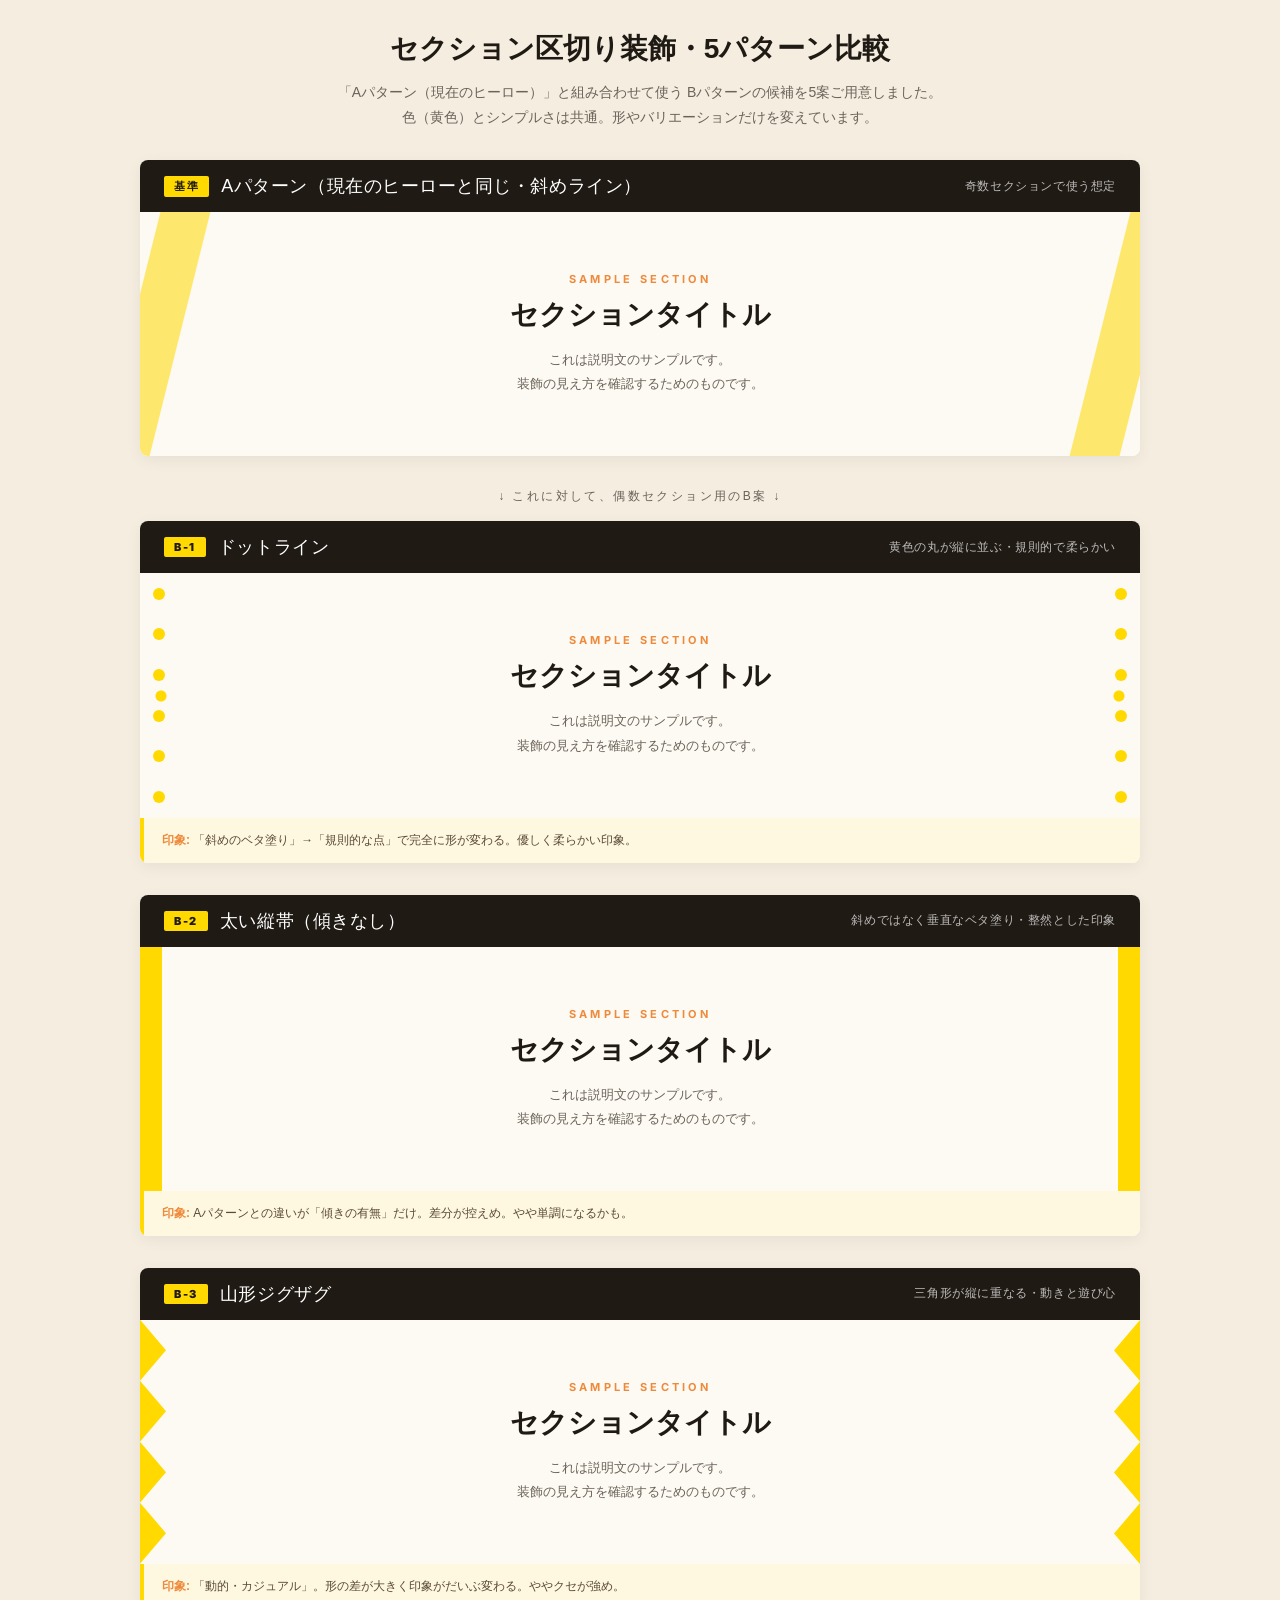
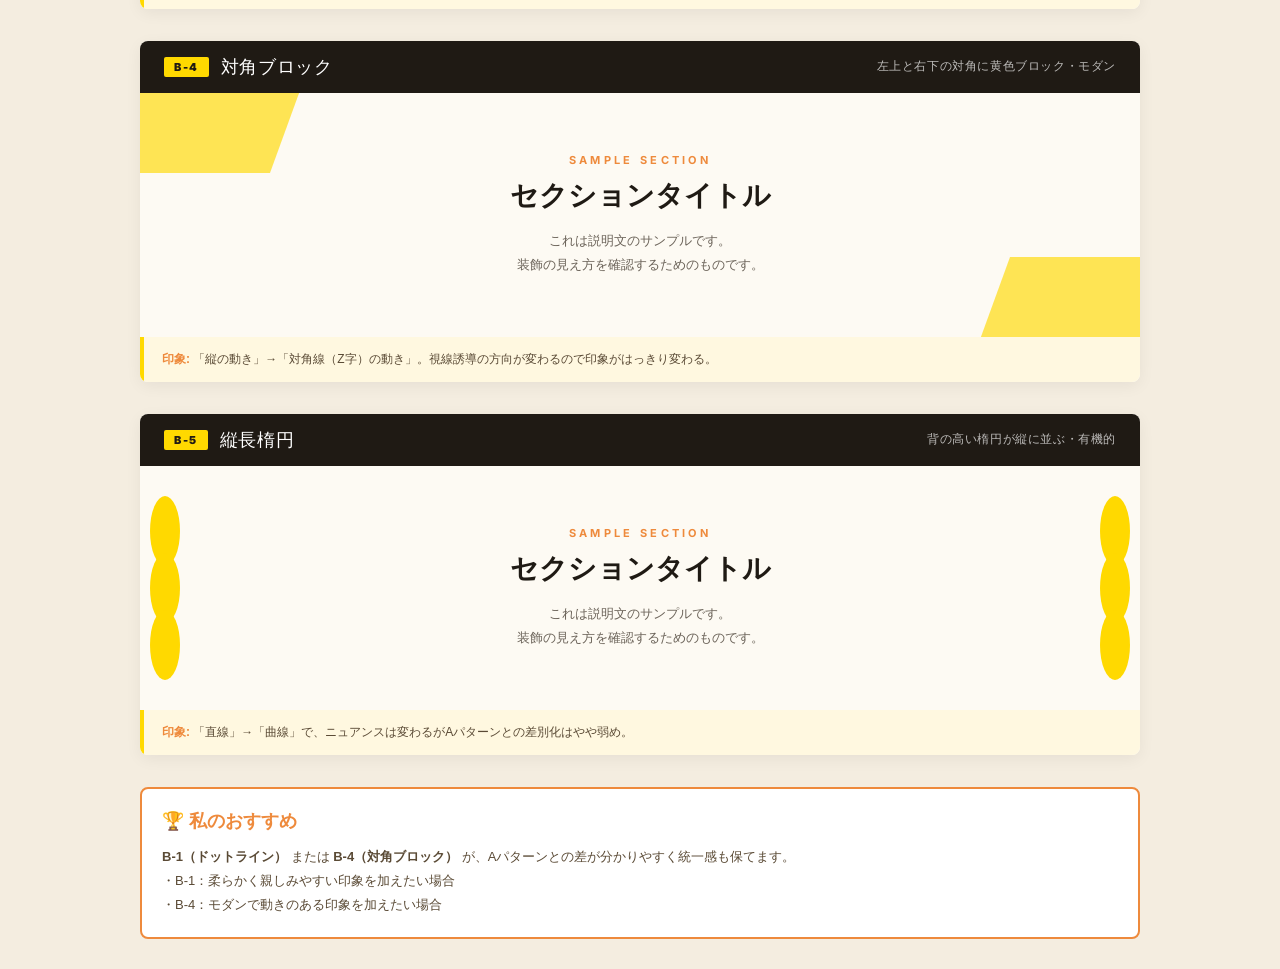
<file: decor-samples.html>
<!DOCTYPE html>
<html lang="ja">
<head>
<meta charset="UTF-8">
<meta name="viewport" content="width=device-width, initial-scale=1.0">
<title>セクション装飾 B案 5パターン比較</title>
<link rel="preconnect" href="https://fonts.googleapis.com">
<link rel="preconnect" href="https://fonts.gstatic.com" crossorigin>
<link href="https://fonts.googleapis.com/css2?family=Inter:wght@400;700;900&family=Yusei+Magic&family=Noto+Sans+JP:wght@400;500;700;900&display=swap" rel="stylesheet">
<style>
  * { margin: 0; padding: 0; box-sizing: border-box; }
  :root {
    --yellow: #ffd900;
    --orange: #ee8a3c;
    --text: #1f1a14;
    --bg: #fdfaf3;
    --line: #e5dcc9;
  }
  body {
    font-family: 'Noto Sans JP', sans-serif;
    background: #f4ede0;
    padding: 30px 20px;
  }
  .container {
    max-width: 1000px;
    margin: 0 auto;
  }
  h1 {
    font-family: 'Yusei Magic', sans-serif;
    font-size: 28px;
    color: var(--text);
    text-align: center;
    margin-bottom: 12px;
  }
  .intro {
    text-align: center;
    color: #6b6359;
    font-size: 14px;
    margin-bottom: 30px;
    line-height: 1.8;
  }

  /* 各案ラッパー */
  .case {
    margin-bottom: 32px;
    background: white;
    border-radius: 8px;
    overflow: hidden;
    box-shadow: 0 4px 16px rgba(0,0,0,0.06);
  }
  .case-header {
    background: var(--text);
    color: white;
    padding: 14px 24px;
    display: flex;
    align-items: center;
    gap: 12px;
  }
  .case-tag {
    background: var(--yellow);
    color: var(--text);
    font-family: 'Inter', sans-serif;
    font-weight: 900;
    font-size: 11px;
    padding: 3px 10px;
    letter-spacing: 0.15em;
    border-radius: 2px;
  }
  .case-name {
    font-family: 'Yusei Magic', sans-serif;
    font-size: 18px;
    letter-spacing: 0.03em;
  }
  .case-desc {
    margin-left: auto;
    font-size: 12px;
    color: rgba(255,255,255,0.7);
    letter-spacing: 0.05em;
  }

  /* セクションサンプル（実物大に近い表示） */
  .sample {
    position: relative;
    padding: 60px 40px;
    background: var(--bg);
    overflow: hidden;
    min-height: 240px;
  }
  .sample-content {
    position: relative;
    z-index: 2;
    text-align: center;
  }
  .sample-eyebrow {
    font-family: 'Inter', sans-serif;
    font-size: 11px;
    font-weight: 700;
    letter-spacing: 0.3em;
    color: var(--orange);
    margin-bottom: 10px;
  }
  .sample-title {
    font-family: 'Yusei Magic', sans-serif;
    font-size: 28px;
    color: var(--text);
    margin-bottom: 14px;
  }
  .sample-text {
    font-family: 'Noto Sans JP', sans-serif;
    font-size: 13px;
    color: #6b6359;
    line-height: 1.85;
  }

  /* ============================================
     比較①: Aパターン（基準）= 現在のヒーロー風
     ============================================ */
  .sample-A::before {
    content: "";
    position: absolute;
    top: -20px;
    left: -10px;
    width: 50px;
    height: calc(100% + 40px);
    background: var(--yellow);
    transform: skewX(-14deg);
    opacity: 0.55;
    z-index: 0;
  }
  .sample-A::after {
    content: "";
    position: absolute;
    top: -20px;
    right: -10px;
    width: 50px;
    height: calc(100% + 40px);
    background: var(--yellow);
    transform: skewX(-14deg);
    opacity: 0.55;
    z-index: 0;
  }

  /* ============================================
     B-1: ドットライン
     ============================================ */
  .sample-B1 {
    background:
      radial-gradient(circle, var(--yellow) 5px, transparent 6px) left center / 18px 32px repeat-y,
      radial-gradient(circle, var(--yellow) 5px, transparent 6px) right center / 18px 32px repeat-y,
      var(--bg);
    background-position: 12px center, calc(100% - 12px) center;
    background-repeat: no-repeat, no-repeat;
  }
  .sample-B1 .dot-col {
    position: absolute;
    top: 0; bottom: 0;
    width: 14px;
    display: flex;
    flex-direction: column;
    justify-content: space-around;
    align-items: center;
    z-index: 0;
  }
  .sample-B1 .dot-col-left { left: 12px; }
  .sample-B1 .dot-col-right { right: 12px; }
  .sample-B1 .dot-col span {
    width: 12px; height: 12px;
    background: var(--yellow);
    border-radius: 50%;
  }

  /* ============================================
     B-2: 太い縦帯
     ============================================ */
  .sample-B2::before {
    content: "";
    position: absolute;
    top: 0; bottom: 0; left: 0;
    width: 22px;
    background: var(--yellow);
    z-index: 0;
  }
  .sample-B2::after {
    content: "";
    position: absolute;
    top: 0; bottom: 0; right: 0;
    width: 22px;
    background: var(--yellow);
    z-index: 0;
  }

  /* ============================================
     B-3: 山形（ジグザグ）
     ============================================ */
  .sample-B3 .zigzag {
    position: absolute;
    top: 0; bottom: 0;
    width: 26px;
    background: var(--yellow);
    clip-path: polygon(0 0, 100% 12.5%, 0 25%, 100% 37.5%, 0 50%, 100% 62.5%, 0 75%, 100% 87.5%, 0 100%);
    z-index: 0;
  }
  .sample-B3 .zigzag-left { left: 0; }
  .sample-B3 .zigzag-right {
    right: 0;
    transform: scaleX(-1);
  }

  /* ============================================
     B-4: 対角ブロック
     ============================================ */
  .sample-B4 {
    overflow: hidden;
  }
  .sample-B4 .corner {
    position: absolute;
    background: var(--yellow);
    opacity: 0.65;
    z-index: 0;
  }
  .sample-B4 .corner-tl {
    top: -30px; left: -30px;
    width: 180px; height: 110px;
    transform: skewX(-20deg);
  }
  .sample-B4 .corner-br {
    bottom: -30px; right: -30px;
    width: 180px; height: 110px;
    transform: skewX(-20deg);
  }

  /* ============================================
     B-5: 縦長楕円
     ============================================ */
  .sample-B5 .oval {
    position: absolute;
    width: 30px;
    height: 70px;
    background: var(--yellow);
    border-radius: 50%;
    z-index: 0;
  }
  .sample-B5 .oval-l-1 { top: 30px; left: 10px; }
  .sample-B5 .oval-l-2 { top: 50%; left: 10px; transform: translateY(-50%); }
  .sample-B5 .oval-l-3 { bottom: 30px; left: 10px; }
  .sample-B5 .oval-r-1 { top: 30px; right: 10px; }
  .sample-B5 .oval-r-2 { top: 50%; right: 10px; transform: translateY(-50%); }
  .sample-B5 .oval-r-3 { bottom: 30px; right: 10px; }

  .note {
    background: #fff8e0;
    padding: 12px 18px;
    border-left: 4px solid var(--yellow);
    font-size: 12px;
    color: #5a4a35;
    line-height: 1.75;
  }
  .note strong { color: var(--orange); }

  .compare-label {
    text-align: center;
    margin: 16px 0;
    color: #6b6359;
    font-size: 12px;
    letter-spacing: 0.2em;
  }
  .recommendation {
    background: #fff;
    padding: 20px;
    border-radius: 8px;
    margin-top: 30px;
    border: 2px solid var(--orange);
  }
  .recommendation h3 {
    font-family: 'Yusei Magic', sans-serif;
    font-size: 18px;
    color: var(--orange);
    margin-bottom: 12px;
  }
</style>
</head>
<body>
<div class="container">

  <h1>セクション区切り装飾・5パターン比較</h1>
  <p class="intro">
    「Aパターン（現在のヒーロー）」と組み合わせて使う Bパターンの候補を5案ご用意しました。<br>
    色（黄色）とシンプルさは共通。形やバリエーションだけを変えています。
  </p>

  <!-- 基準: Aパターン -->
  <div class="case">
    <div class="case-header">
      <span class="case-tag">基準</span>
      <span class="case-name">Aパターン（現在のヒーローと同じ・斜めライン）</span>
      <span class="case-desc">奇数セクションで使う想定</span>
    </div>
    <div class="sample sample-A">
      <div class="sample-content">
        <p class="sample-eyebrow">SAMPLE SECTION</p>
        <h2 class="sample-title">セクションタイトル</h2>
        <p class="sample-text">これは説明文のサンプルです。<br>装飾の見え方を確認するためのものです。</p>
      </div>
    </div>
  </div>

  <div class="compare-label">↓ これに対して、偶数セクション用のB案 ↓</div>

  <!-- B-1: ドット -->
  <div class="case">
    <div class="case-header">
      <span class="case-tag">B-1</span>
      <span class="case-name">ドットライン</span>
      <span class="case-desc">黄色の丸が縦に並ぶ・規則的で柔らかい</span>
    </div>
    <div class="sample sample-B1">
      <div class="dot-col dot-col-left">
        <span></span><span></span><span></span><span></span><span></span><span></span>
      </div>
      <div class="dot-col dot-col-right">
        <span></span><span></span><span></span><span></span><span></span><span></span>
      </div>
      <div class="sample-content">
        <p class="sample-eyebrow">SAMPLE SECTION</p>
        <h2 class="sample-title">セクションタイトル</h2>
        <p class="sample-text">これは説明文のサンプルです。<br>装飾の見え方を確認するためのものです。</p>
      </div>
    </div>
    <div class="note">
      <strong>印象:</strong> 「斜めのベタ塗り」→「規則的な点」で完全に形が変わる。優しく柔らかい印象。
    </div>
  </div>

  <!-- B-2: 太い縦帯 -->
  <div class="case">
    <div class="case-header">
      <span class="case-tag">B-2</span>
      <span class="case-name">太い縦帯（傾きなし）</span>
      <span class="case-desc">斜めではなく垂直なベタ塗り・整然とした印象</span>
    </div>
    <div class="sample sample-B2">
      <div class="sample-content">
        <p class="sample-eyebrow">SAMPLE SECTION</p>
        <h2 class="sample-title">セクションタイトル</h2>
        <p class="sample-text">これは説明文のサンプルです。<br>装飾の見え方を確認するためのものです。</p>
      </div>
    </div>
    <div class="note">
      <strong>印象:</strong> Aパターンとの違いが「傾きの有無」だけ。差分が控えめ。やや単調になるかも。
    </div>
  </div>

  <!-- B-3: ジグザグ -->
  <div class="case">
    <div class="case-header">
      <span class="case-tag">B-3</span>
      <span class="case-name">山形ジグザグ</span>
      <span class="case-desc">三角形が縦に重なる・動きと遊び心</span>
    </div>
    <div class="sample sample-B3">
      <span class="zigzag zigzag-left"></span>
      <span class="zigzag zigzag-right"></span>
      <div class="sample-content">
        <p class="sample-eyebrow">SAMPLE SECTION</p>
        <h2 class="sample-title">セクションタイトル</h2>
        <p class="sample-text">これは説明文のサンプルです。<br>装飾の見え方を確認するためのものです。</p>
      </div>
    </div>
    <div class="note">
      <strong>印象:</strong> 「動的・カジュアル」。形の差が大きく印象がだいぶ変わる。ややクセが強め。
    </div>
  </div>

  <!-- B-4: 対角ブロック -->
  <div class="case">
    <div class="case-header">
      <span class="case-tag">B-4</span>
      <span class="case-name">対角ブロック</span>
      <span class="case-desc">左上と右下の対角に黄色ブロック・モダン</span>
    </div>
    <div class="sample sample-B4">
      <span class="corner corner-tl"></span>
      <span class="corner corner-br"></span>
      <div class="sample-content">
        <p class="sample-eyebrow">SAMPLE SECTION</p>
        <h2 class="sample-title">セクションタイトル</h2>
        <p class="sample-text">これは説明文のサンプルです。<br>装飾の見え方を確認するためのものです。</p>
      </div>
    </div>
    <div class="note">
      <strong>印象:</strong> 「縦の動き」→「対角線（Z字）の動き」。視線誘導の方向が変わるので印象がはっきり変わる。
    </div>
  </div>

  <!-- B-5: 縦長楕円 -->
  <div class="case">
    <div class="case-header">
      <span class="case-tag">B-5</span>
      <span class="case-name">縦長楕円</span>
      <span class="case-desc">背の高い楕円が縦に並ぶ・有機的</span>
    </div>
    <div class="sample sample-B5">
      <span class="oval oval-l-1"></span>
      <span class="oval oval-l-2"></span>
      <span class="oval oval-l-3"></span>
      <span class="oval oval-r-1"></span>
      <span class="oval oval-r-2"></span>
      <span class="oval oval-r-3"></span>
      <div class="sample-content">
        <p class="sample-eyebrow">SAMPLE SECTION</p>
        <h2 class="sample-title">セクションタイトル</h2>
        <p class="sample-text">これは説明文のサンプルです。<br>装飾の見え方を確認するためのものです。</p>
      </div>
    </div>
    <div class="note">
      <strong>印象:</strong> 「直線」→「曲線」で、ニュアンスは変わるがAパターンとの差別化はやや弱め。
    </div>
  </div>

  <div class="recommendation">
    <h3>🏆 私のおすすめ</h3>
    <p style="font-size: 13px; line-height: 1.85; color: #5a4a35;">
      <strong>B-1（ドットライン）</strong> または <strong>B-4（対角ブロック）</strong> が、Aパターンとの差が分かりやすく統一感も保てます。<br>
      ・B-1：柔らかく親しみやすい印象を加えたい場合<br>
      ・B-4：モダンで動きのある印象を加えたい場合
    </p>
  </div>

</div>
</body>
</html>
</file>
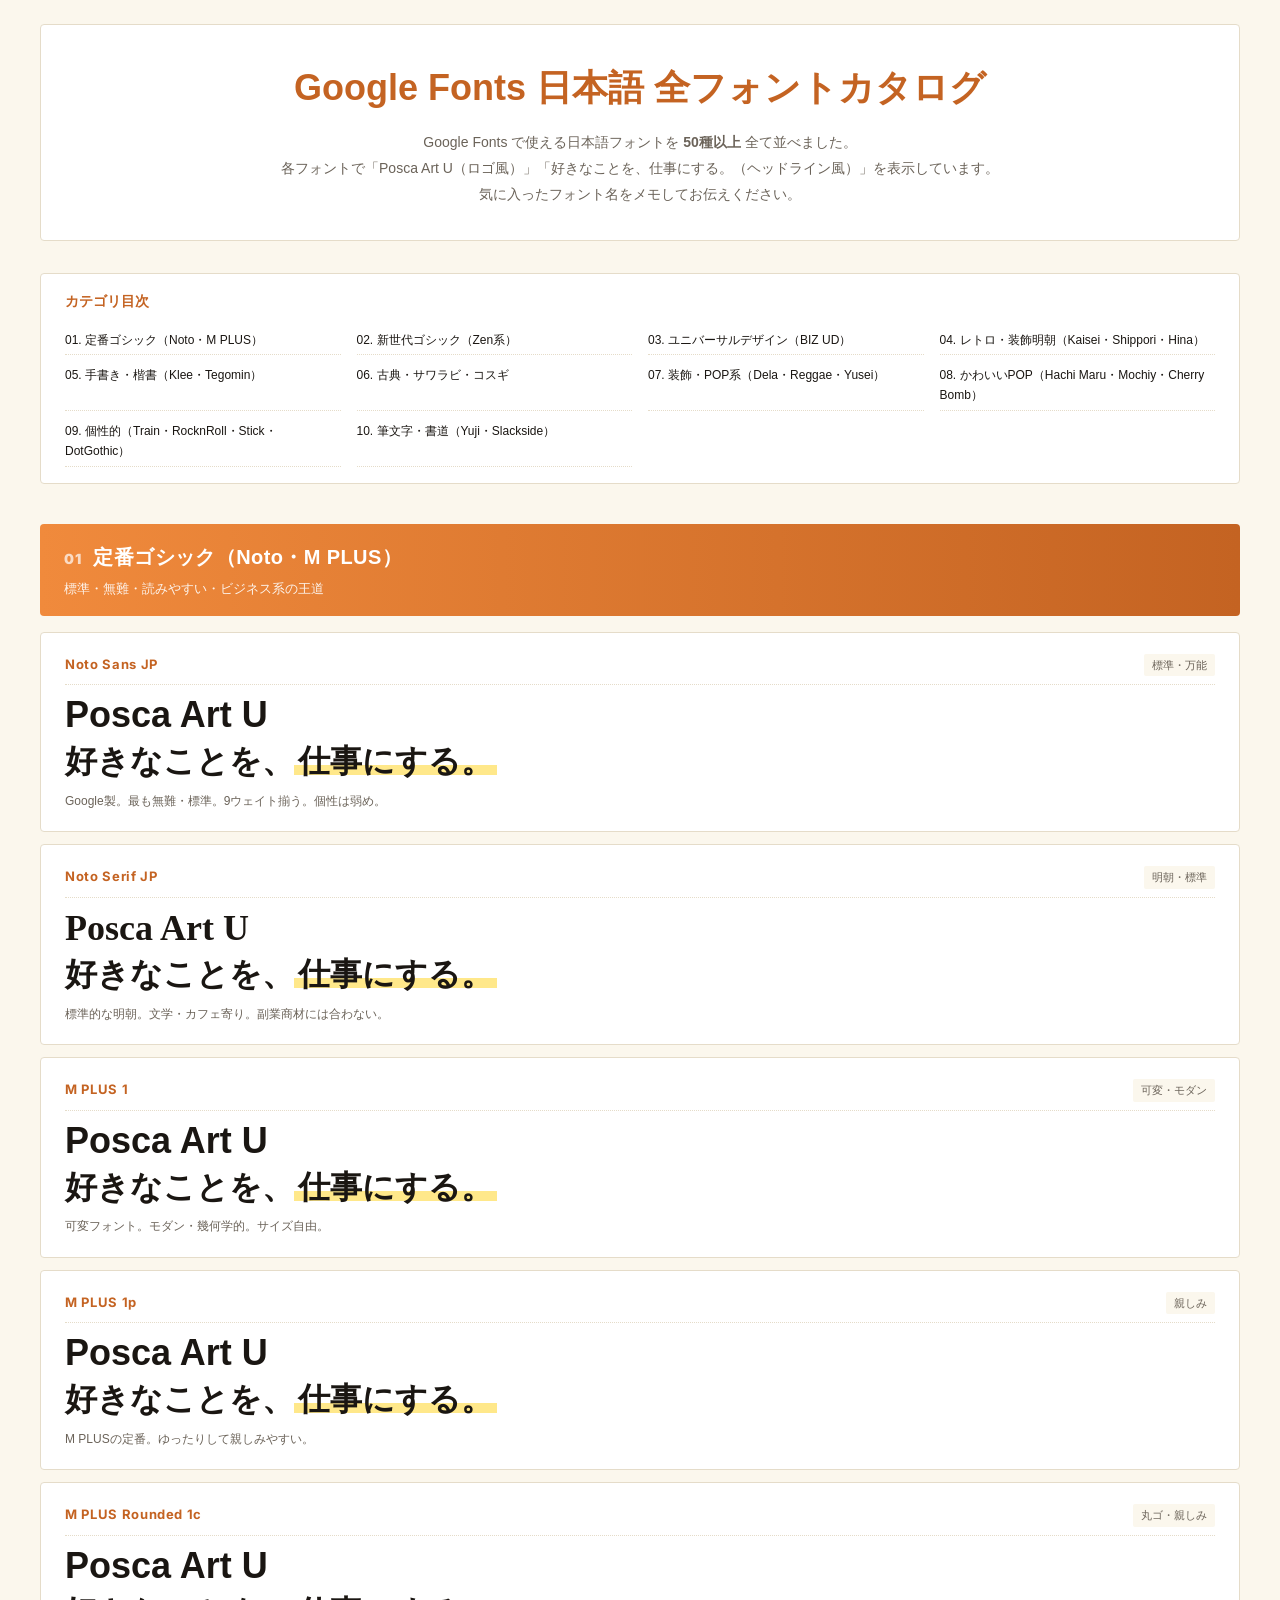
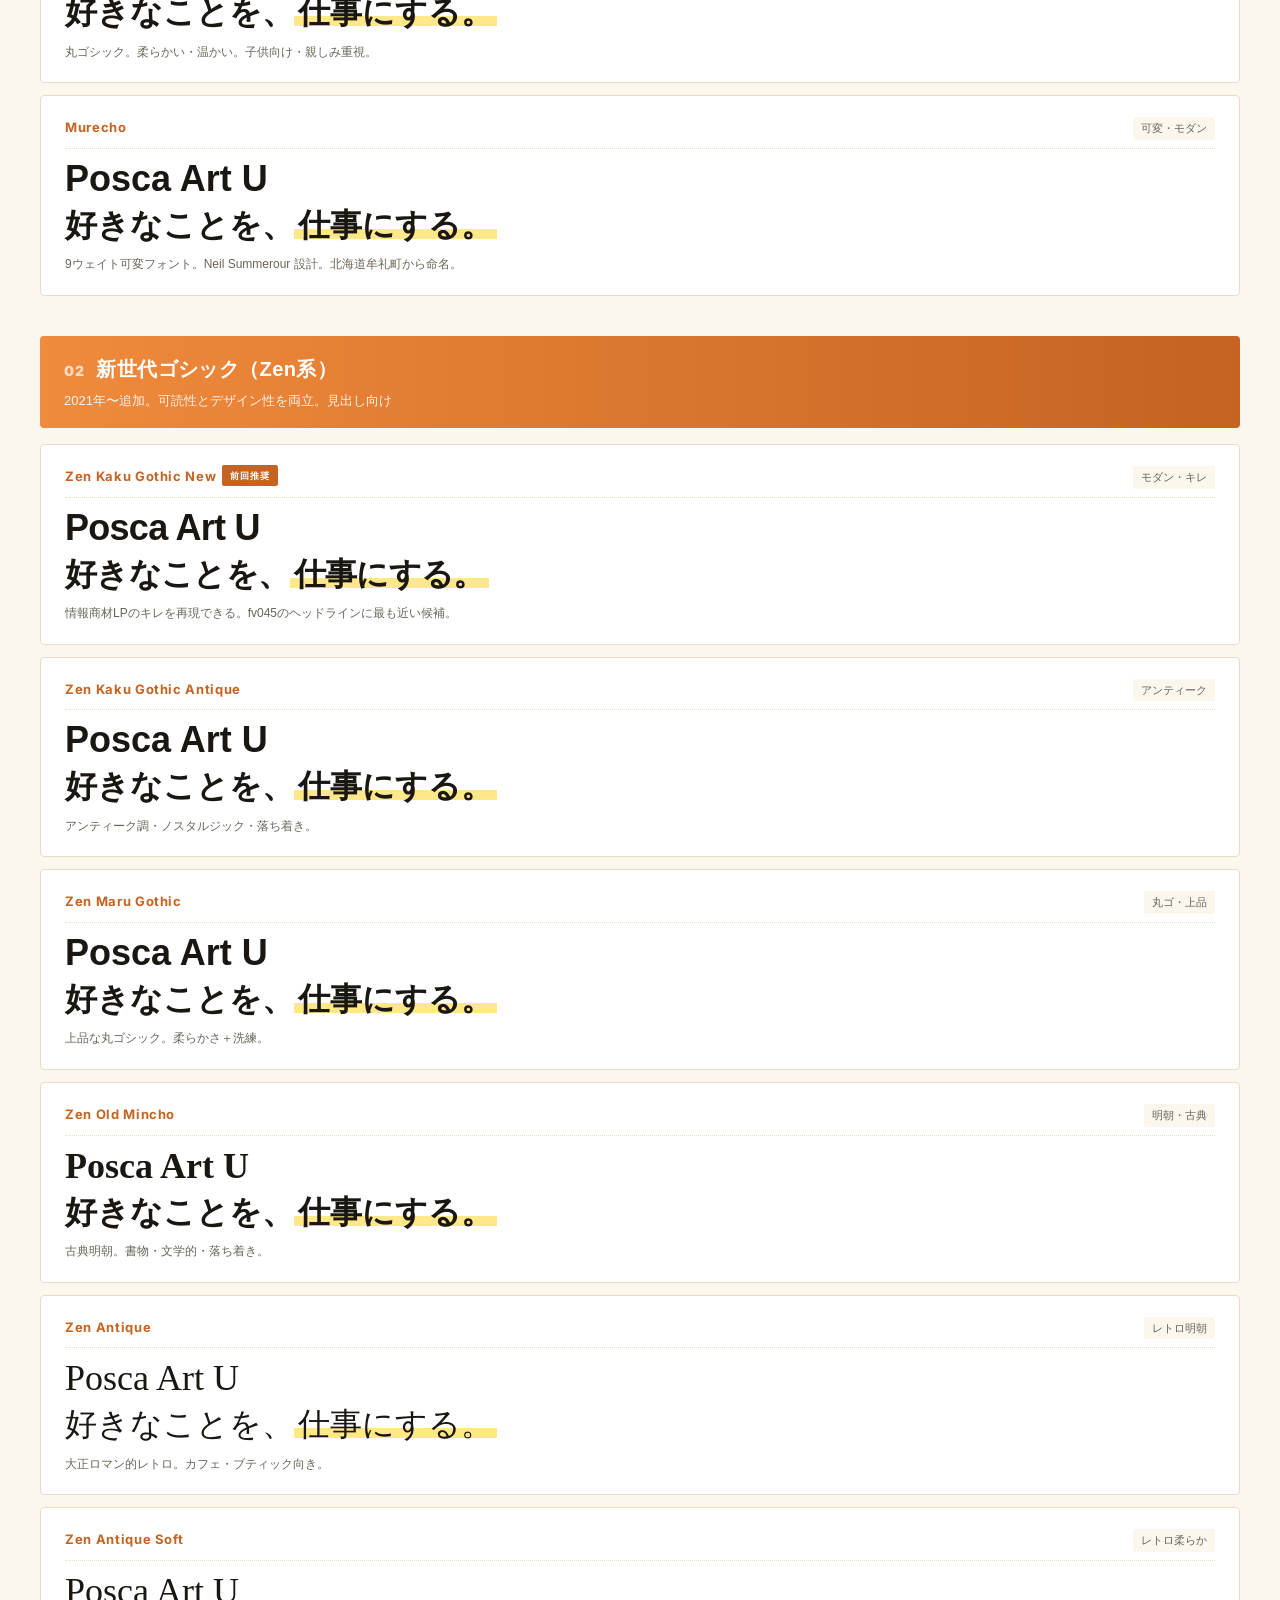
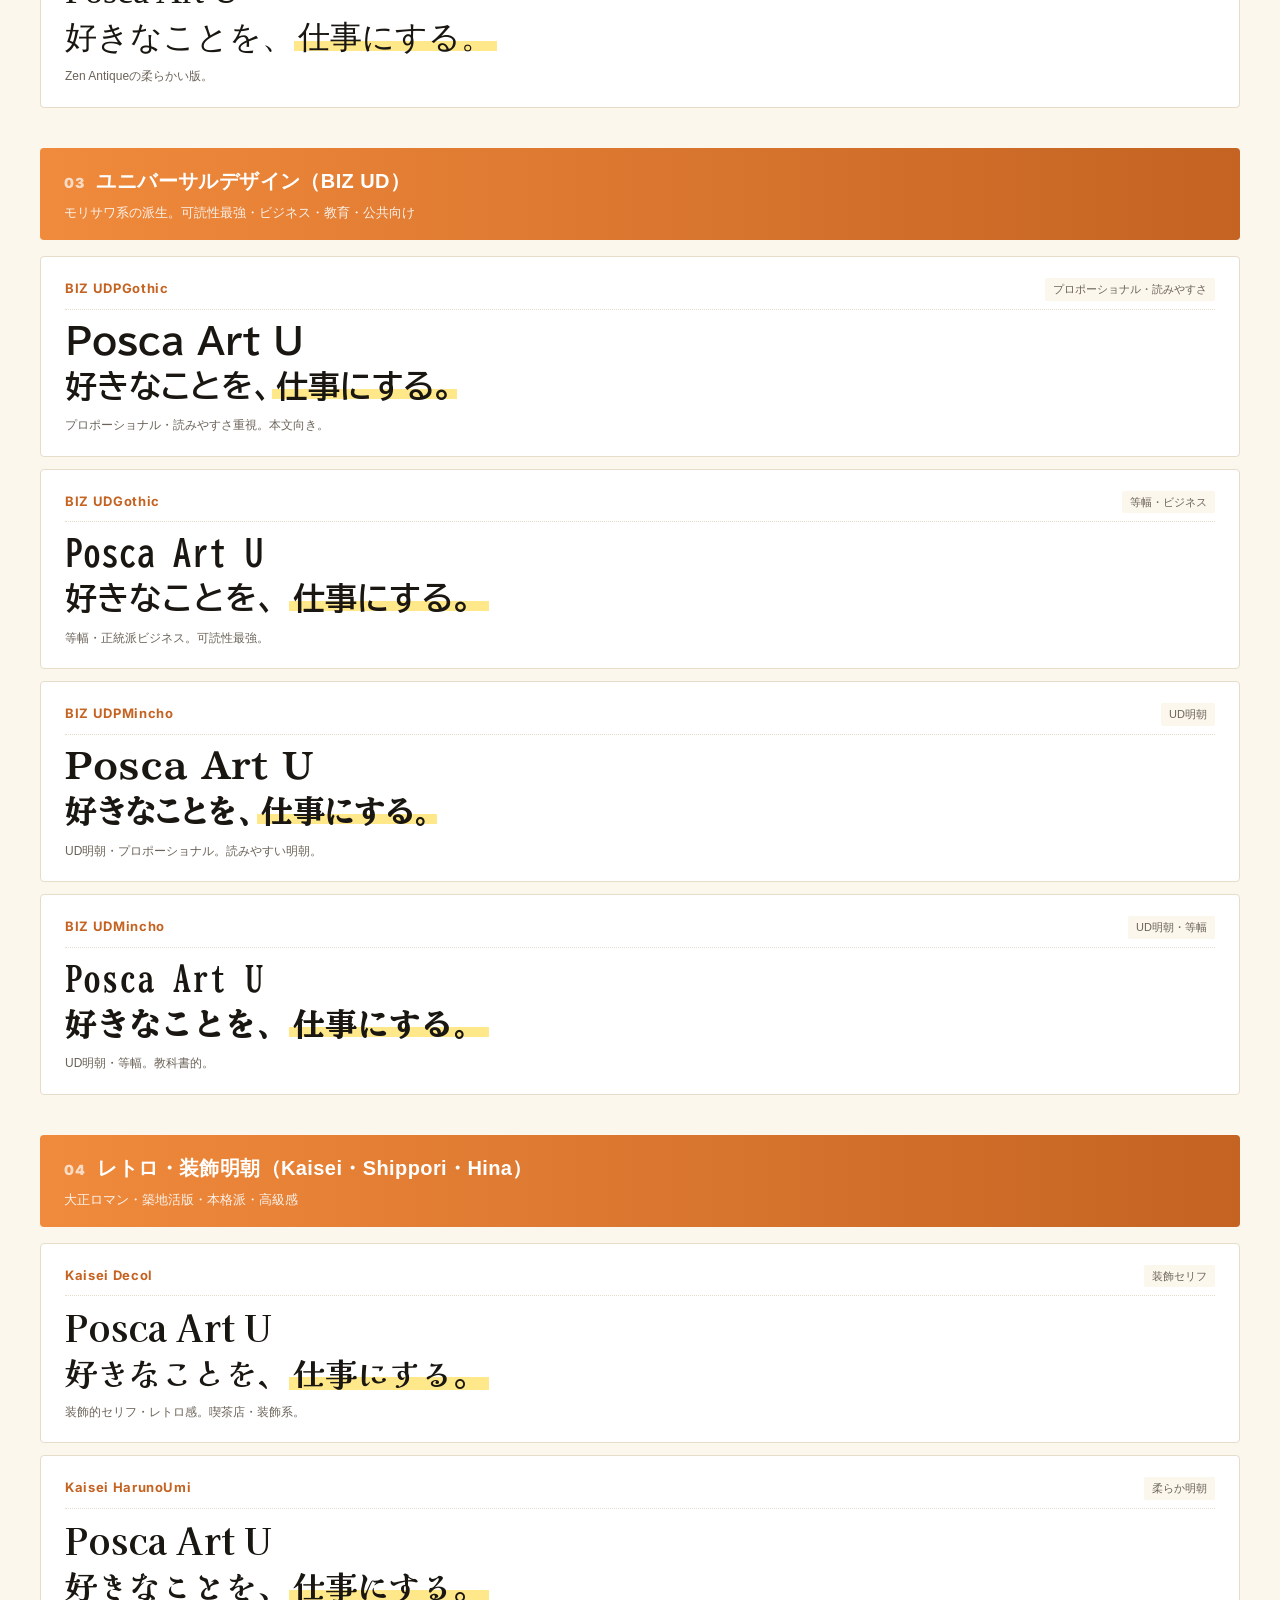
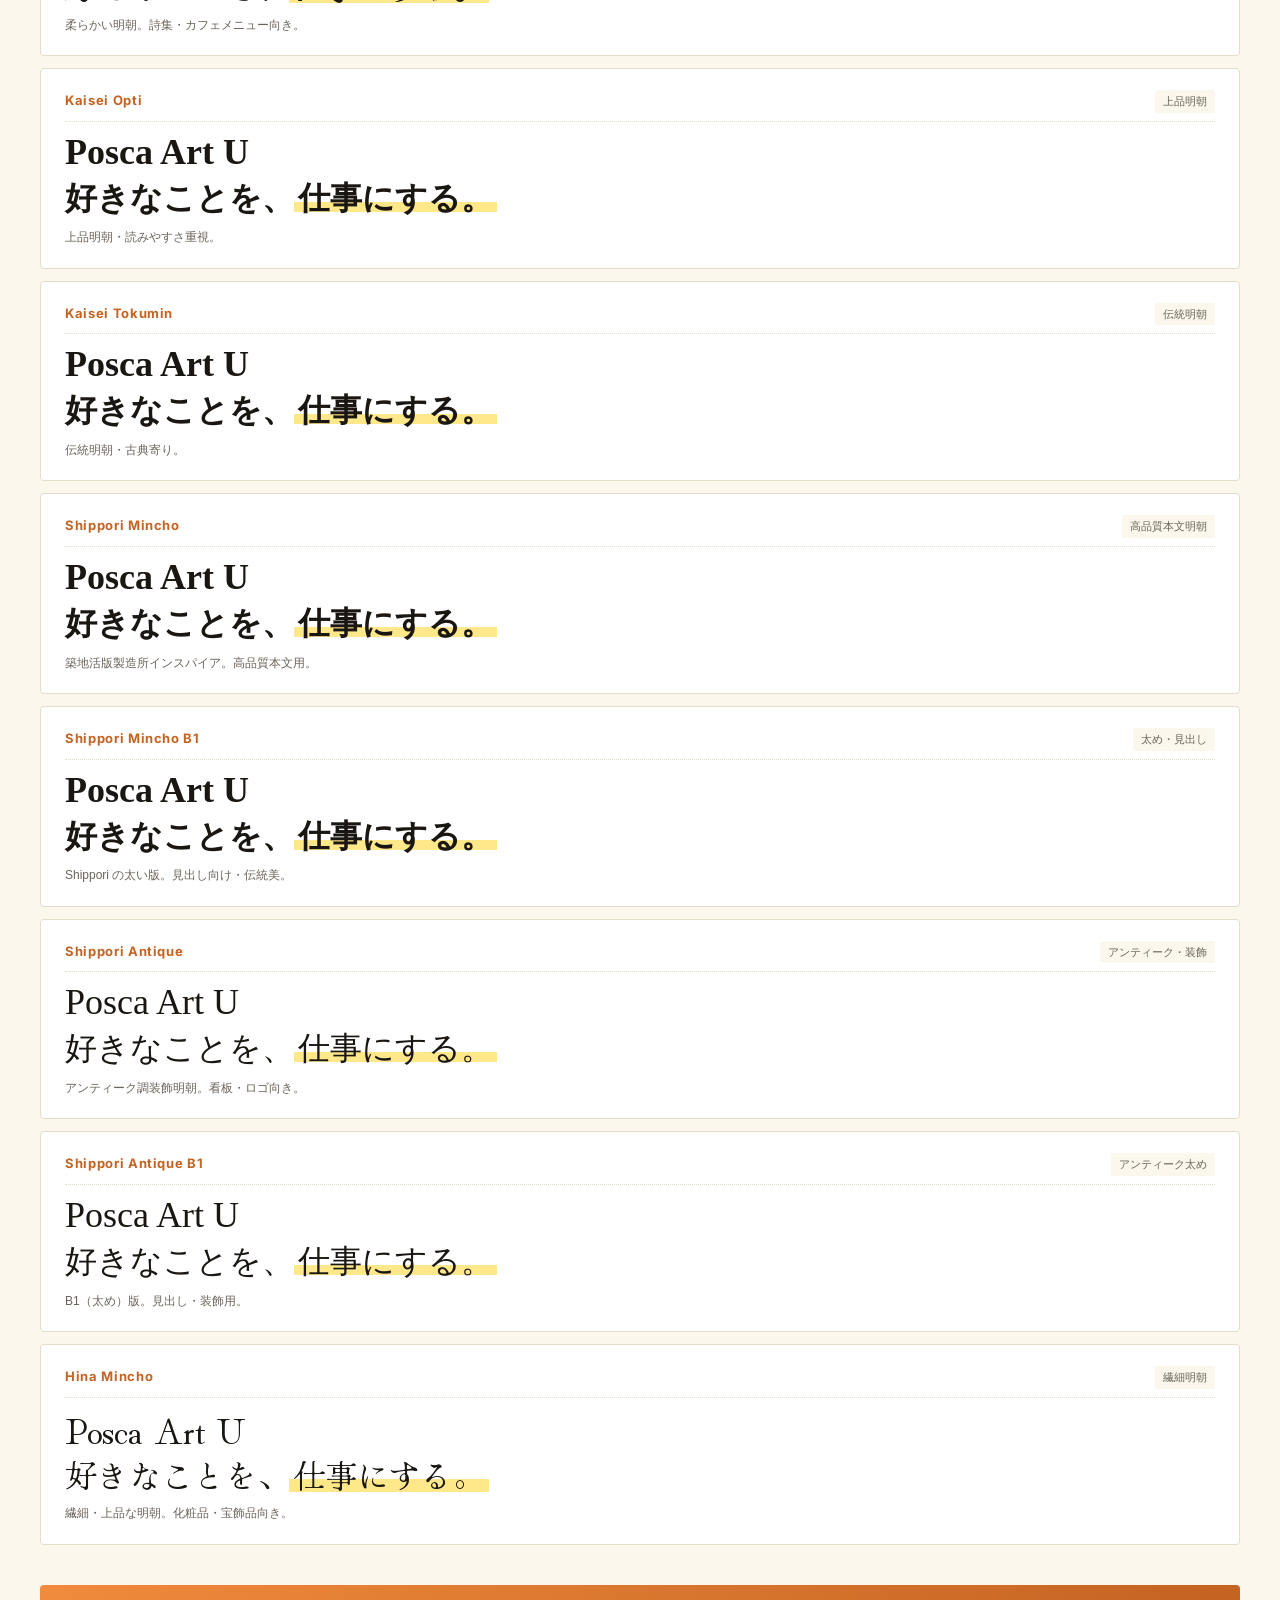
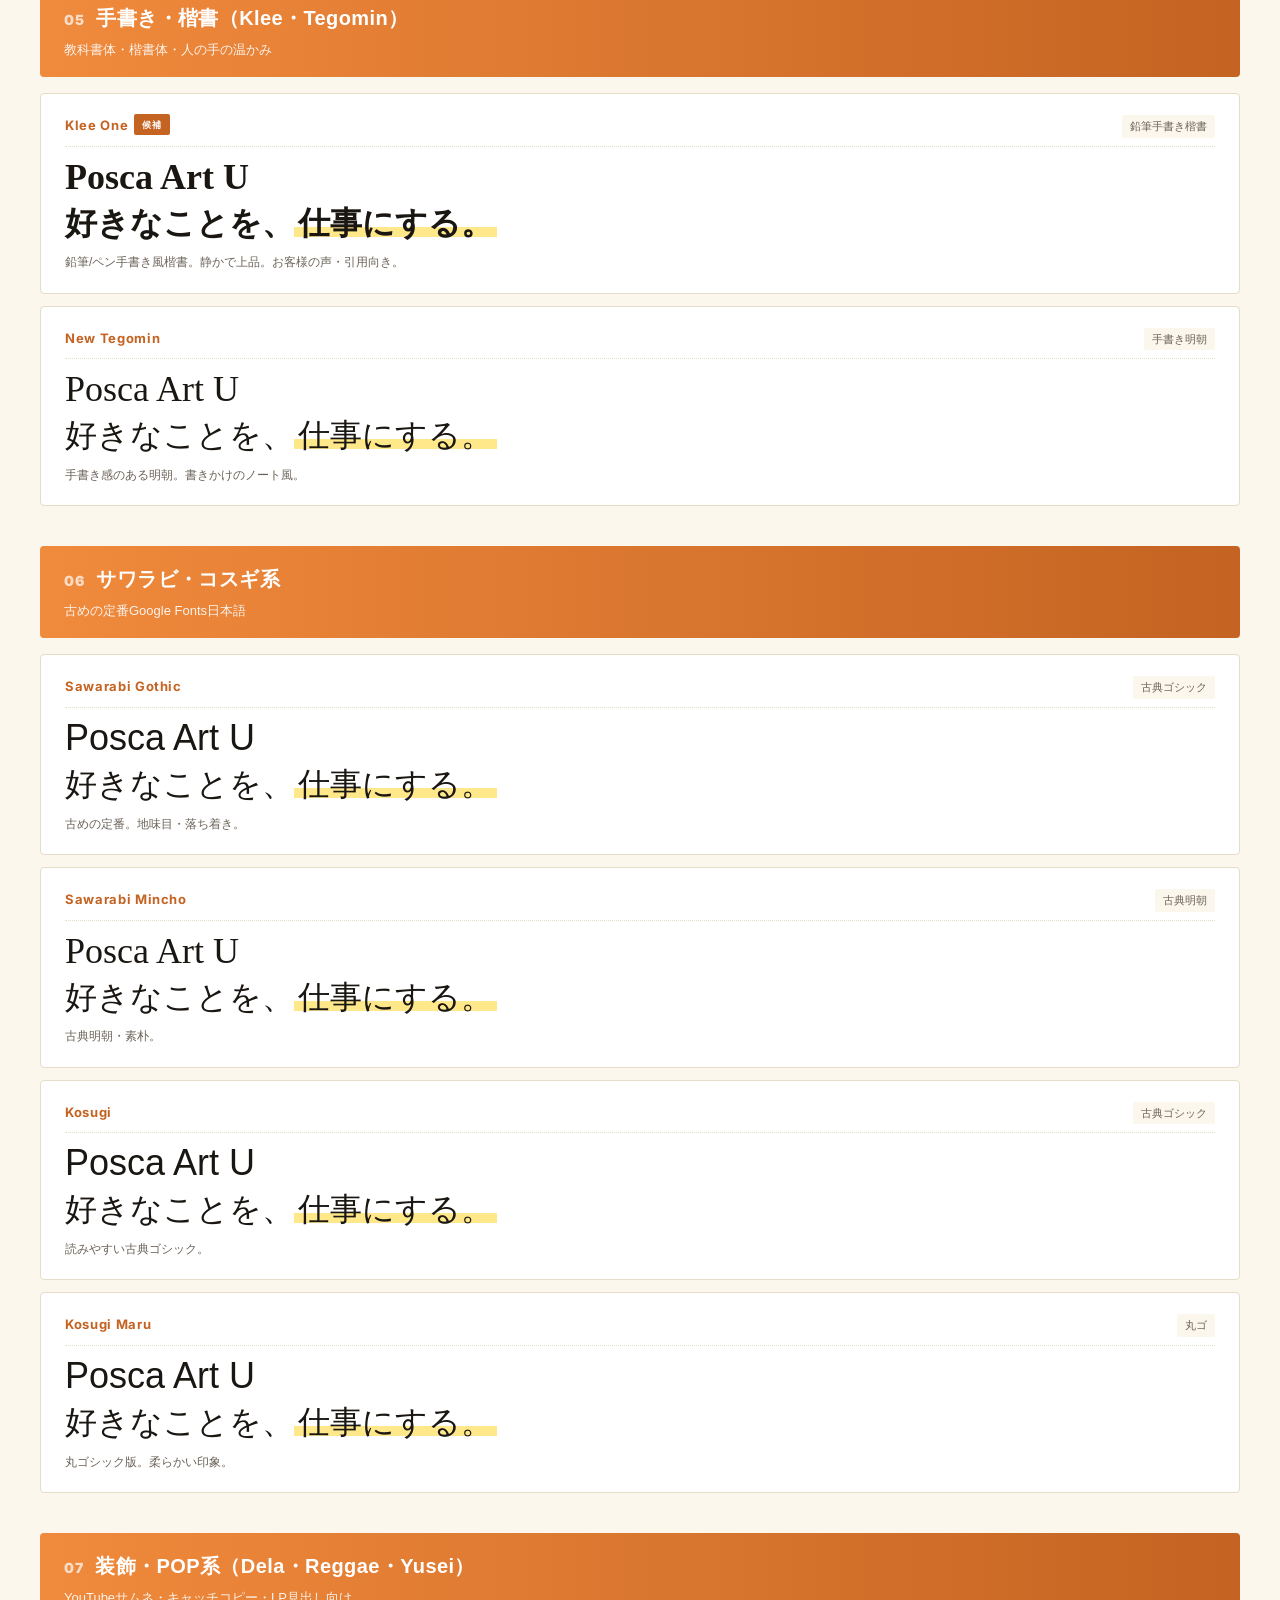
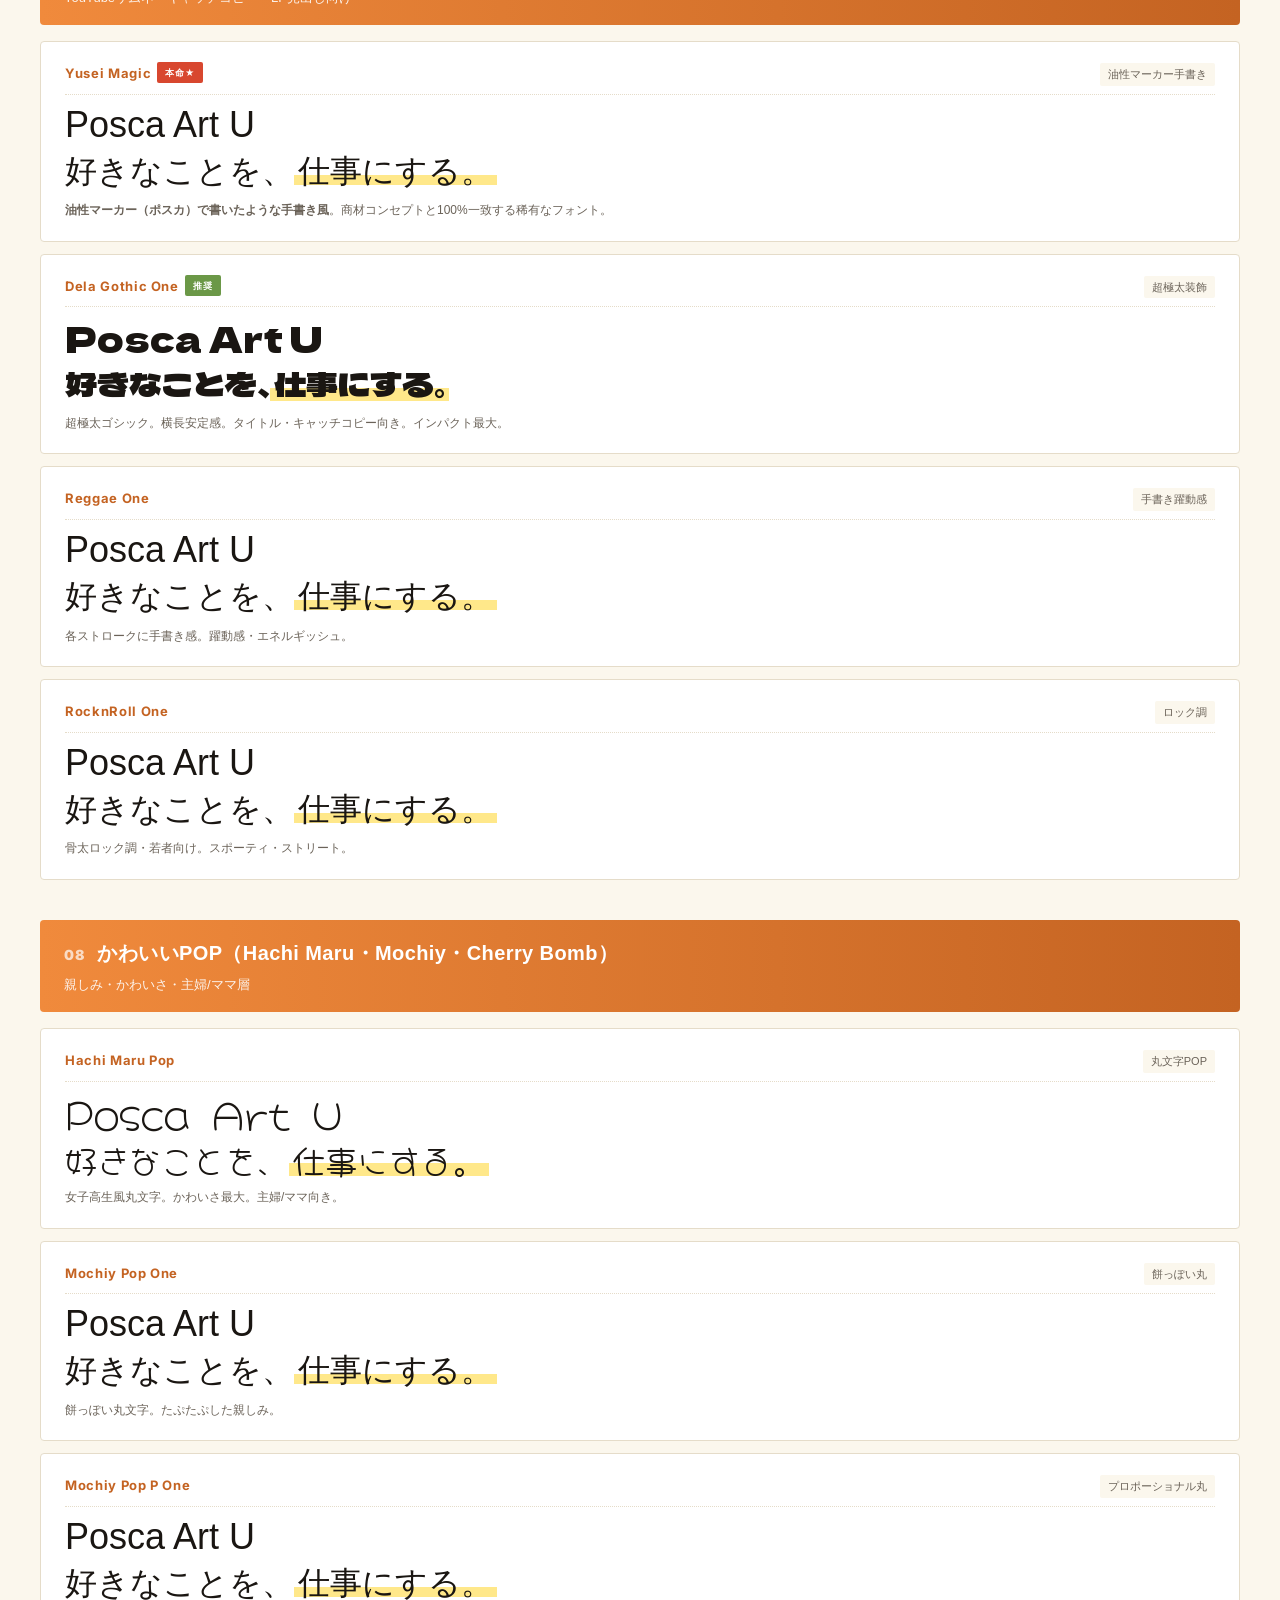
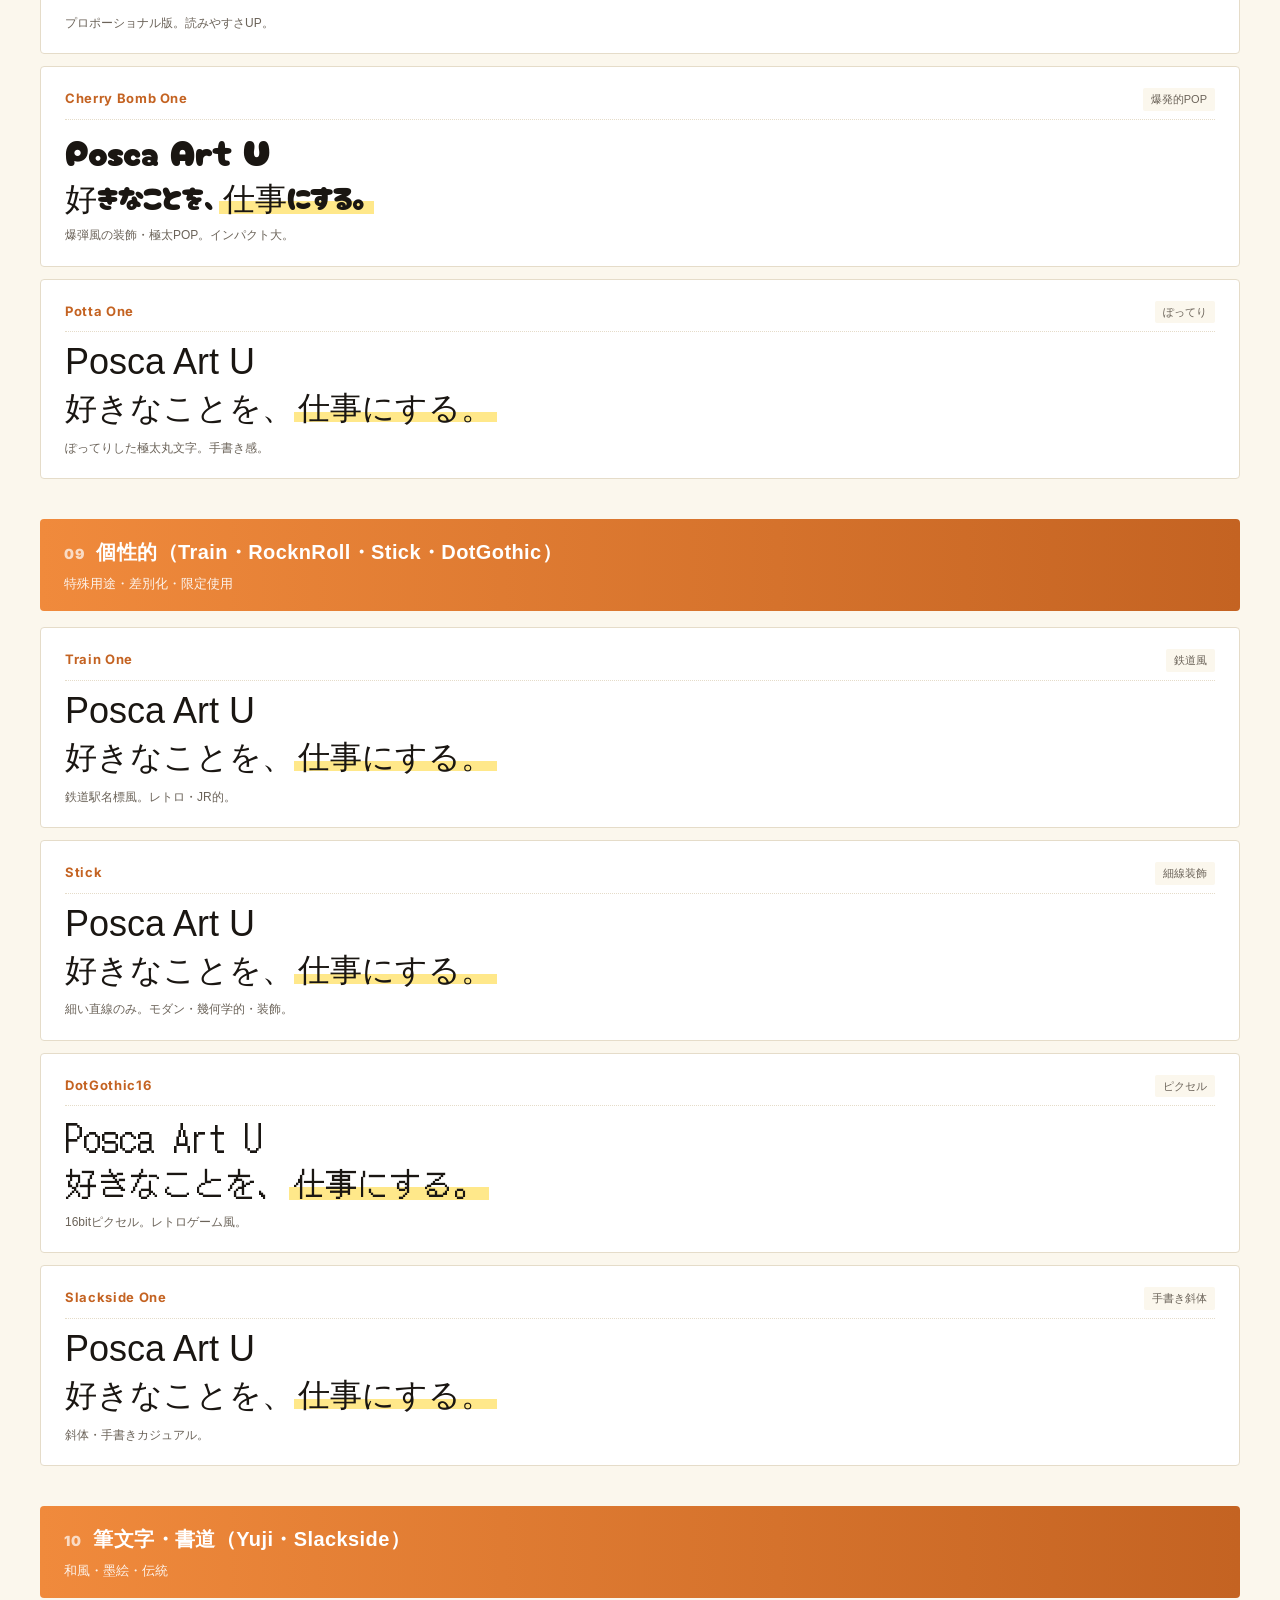
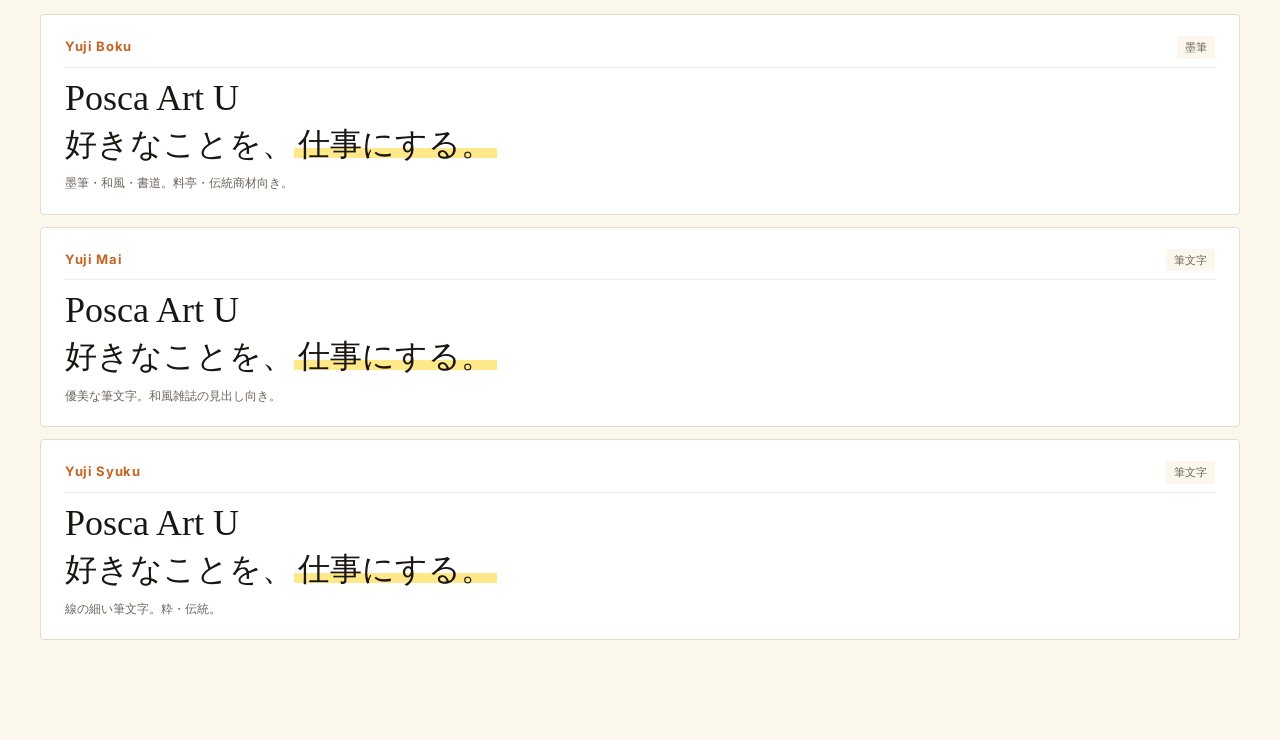
<file: font-catalog.html>
<!DOCTYPE html>
<html lang="ja">
<head>
<meta charset="UTF-8">
<meta name="viewport" content="width=device-width, initial-scale=1.0">
<title>Google Fonts 日本語フォント完全カタログ ｜ ポスカアートLP</title>
<link rel="preconnect" href="https://fonts.googleapis.com">
<link rel="preconnect" href="https://fonts.gstatic.com" crossorigin>

<!-- Google Fonts: 日本語装飾系全カテゴリ -->
<link href="https://fonts.googleapis.com/css2?family=Noto+Sans+JP:wght@400;700;900&family=Noto+Serif+JP:wght@400;700;900&family=M+PLUS+1:wght@400;700;900&family=M+PLUS+1p:wght@400;700;900&family=M+PLUS+Rounded+1c:wght@400;700;900&family=Zen+Kaku+Gothic+New:wght@400;700;900&family=Zen+Kaku+Gothic+Antique:wght@400;700;900&family=Zen+Maru+Gothic:wght@400;700;900&family=Zen+Old+Mincho:wght@400;700;900&family=Zen+Antique&family=Zen+Antique+Soft&family=Kaisei+Decol:wght@400;700&family=Kaisei+HarunoUmi:wght@400;700&family=Kaisei+Opti:wght@400;700&family=Kaisei+Tokumin:wght@400;700&family=Klee+One:wght@400;600&family=Shippori+Mincho:wght@400;700;800&family=Shippori+Mincho+B1:wght@400;700;800&family=Shippori+Antique&family=Shippori+Antique+B1&family=Hina+Mincho&family=BIZ+UDPGothic:wght@400;700&family=BIZ+UDGothic:wght@400;700&family=BIZ+UDPMincho:wght@400;700&family=BIZ+UDMincho:wght@400;700&family=Sawarabi+Gothic&family=Sawarabi+Mincho&family=Kosugi&family=Kosugi+Maru&family=Murecho:wght@400;700;900&family=Dela+Gothic+One&family=Reggae+One&family=Yusei+Magic&family=Hachi+Maru+Pop&family=Train+One&family=RocknRoll+One&family=Stick&family=DotGothic16&family=Mochiy+Pop+One&family=Mochiy+Pop+P+One&family=Yuji+Boku&family=Yuji+Mai&family=Yuji+Syuku&family=Slackside+One&family=New+Tegomin&family=Potta+One&family=Cherry+Bomb+One&family=Hi+Melody&family=Honk&family=Kaushan+Script&family=Inter:wght@400;700;900&display=swap" rel="stylesheet">

<style>
  * { margin: 0; padding: 0; box-sizing: border-box; }
  :root {
    --bg: #fbf7ed;
    --ink: #1a1612;
    --ink-sub: #6b6359;
    --line: #e5dcc9;
    --orange: #f08a3c;
    --orange-dark: #c46322;
    --highlight: #ffe88a;
  }
  body {
    background: var(--bg);
    color: var(--ink);
    font-family: 'Noto Sans JP', sans-serif;
    line-height: 1.7;
    padding: 24px 16px 100px;
  }
  .container { max-width: 1200px; margin: 0 auto; }

  /* ヘッダー */
  .page-header {
    text-align: center;
    margin-bottom: 32px;
    padding: 32px 24px;
    background: white;
    border: 1px solid var(--line);
    border-radius: 4px;
  }
  .page-header h1 {
    font-family: 'Yusei Magic', sans-serif;
    font-size: 36px;
    color: var(--orange-dark);
    margin-bottom: 12px;
  }
  .page-header p {
    color: var(--ink-sub);
    font-size: 14px;
    line-height: 1.85;
  }

  /* カテゴリ見出し */
  .category {
    margin: 40px 0 16px;
    padding: 16px 24px;
    background: linear-gradient(90deg, var(--orange) 0%, var(--orange-dark) 100%);
    color: white;
    border-radius: 4px;
  }
  .category .num {
    font-family: 'Inter', sans-serif;
    font-weight: 900;
    letter-spacing: 0.05em;
    opacity: 0.7;
    margin-right: 12px;
    font-size: 14px;
  }
  .category .name {
    font-family: 'Noto Sans JP', sans-serif;
    font-weight: 900;
    font-size: 20px;
    letter-spacing: 0.02em;
  }
  .category .desc {
    font-family: 'Noto Sans JP', sans-serif;
    font-weight: 500;
    font-size: 13px;
    opacity: 0.9;
    margin-top: 4px;
  }

  /* フォントカード */
  .font-grid {
    display: grid;
    grid-template-columns: 1fr;
    gap: 12px;
  }
  .font-card {
    background: white;
    border: 1px solid var(--line);
    border-radius: 4px;
    padding: 20px 24px;
    transition: box-shadow 0.2s, border-color 0.2s;
  }
  .font-card:hover {
    box-shadow: 0 4px 12px rgba(0,0,0,0.06);
    border-color: var(--orange);
  }
  .font-card-head {
    display: flex;
    justify-content: space-between;
    align-items: baseline;
    margin-bottom: 12px;
    padding-bottom: 8px;
    border-bottom: 1px dotted var(--line);
    gap: 12px;
    flex-wrap: wrap;
  }
  .font-name {
    font-family: 'Inter', sans-serif;
    font-weight: 700;
    font-size: 13px;
    letter-spacing: 0.05em;
    color: var(--orange-dark);
  }
  .font-tag {
    font-family: 'Noto Sans JP', sans-serif;
    font-size: 11px;
    color: var(--ink-sub);
    background: var(--bg);
    padding: 2px 8px;
    border-radius: 2px;
  }

  /* プレビュー文 */
  .preview-logo {
    font-size: 36px;
    line-height: 1;
    margin-bottom: 8px;
    color: var(--ink);
  }
  .preview-catch {
    font-size: 32px;
    line-height: 1.3;
    color: var(--ink);
  }
  .preview-catch .marker {
    background: linear-gradient(transparent 60%, var(--highlight) 60%, var(--highlight) 90%, transparent 90%);
    padding: 0 4px;
  }
  .preview-body {
    font-size: 14px;
    color: var(--ink-sub);
    margin-top: 8px;
  }
  .preview-num {
    font-size: 24px;
    color: var(--orange);
    margin-top: 4px;
    font-weight: 700;
  }

  /* おすすめバッジ */
  .badge {
    display: inline-block;
    background: var(--orange-dark);
    color: white;
    font-family: 'Inter', sans-serif;
    font-size: 9px;
    font-weight: 900;
    padding: 3px 8px;
    letter-spacing: 0.1em;
    margin-left: 6px;
    border-radius: 2px;
    vertical-align: 2px;
  }
  .badge.must { background: #d8472f; }
  .badge.good { background: var(--orange-dark); }
  .badge.ok { background: #6b9847; }

  /* インデックス */
  .index {
    background: white;
    border: 1px solid var(--line);
    padding: 16px 24px;
    margin-bottom: 24px;
    border-radius: 4px;
  }
  .index h2 {
    font-family: 'Noto Sans JP', sans-serif;
    font-weight: 800;
    font-size: 14px;
    margin-bottom: 12px;
    color: var(--orange-dark);
  }
  .index-list {
    display: grid;
    grid-template-columns: repeat(auto-fit, minmax(260px, 1fr));
    gap: 6px 16px;
    font-size: 12px;
  }
  .index-list a {
    color: var(--ink);
    text-decoration: none;
    padding: 4px 0;
    border-bottom: 1px dotted var(--line);
  }
  .index-list a:hover { color: var(--orange-dark); }

  /* ===== フォント別個別設定 ===== */
  .f-notosans .preview-logo, .f-notosans .preview-catch { font-family: 'Noto Sans JP', sans-serif; font-weight: 900; }
  .f-notosans .preview-body { font-family: 'Noto Sans JP', sans-serif; font-weight: 500; }
  .f-notosans .preview-num { font-family: 'Noto Sans JP', sans-serif; font-weight: 900; }

  .f-notoserif .preview-logo, .f-notoserif .preview-catch { font-family: 'Noto Serif JP', serif; font-weight: 900; }
  .f-notoserif .preview-body { font-family: 'Noto Serif JP', serif; font-weight: 400; }

  .f-mplus1 .preview-logo, .f-mplus1 .preview-catch { font-family: 'M PLUS 1', sans-serif; font-weight: 900; }
  .f-mplus1 .preview-body { font-family: 'M PLUS 1', sans-serif; font-weight: 500; }

  .f-mplus1p .preview-logo, .f-mplus1p .preview-catch { font-family: 'M PLUS 1p', sans-serif; font-weight: 900; }
  .f-mplus1p .preview-body { font-family: 'M PLUS 1p', sans-serif; font-weight: 500; }

  .f-mplusround .preview-logo, .f-mplusround .preview-catch { font-family: 'M PLUS Rounded 1c', sans-serif; font-weight: 900; }
  .f-mplusround .preview-body { font-family: 'M PLUS Rounded 1c', sans-serif; font-weight: 500; }

  .f-zenkaku .preview-logo, .f-zenkaku .preview-catch { font-family: 'Zen Kaku Gothic New', sans-serif; font-weight: 900; letter-spacing: -0.02em; }
  .f-zenkaku .preview-body { font-family: 'Zen Kaku Gothic New', sans-serif; font-weight: 500; }

  .f-zenkakuant .preview-logo, .f-zenkakuant .preview-catch { font-family: 'Zen Kaku Gothic Antique', sans-serif; font-weight: 900; }
  .f-zenkakuant .preview-body { font-family: 'Zen Kaku Gothic Antique', sans-serif; font-weight: 500; }

  .f-zenmaru .preview-logo, .f-zenmaru .preview-catch { font-family: 'Zen Maru Gothic', sans-serif; font-weight: 900; }
  .f-zenmaru .preview-body { font-family: 'Zen Maru Gothic', sans-serif; font-weight: 500; }

  .f-zenold .preview-logo, .f-zenold .preview-catch { font-family: 'Zen Old Mincho', serif; font-weight: 900; }
  .f-zenold .preview-body { font-family: 'Zen Old Mincho', serif; font-weight: 500; }

  .f-zenantique .preview-logo, .f-zenantique .preview-catch { font-family: 'Zen Antique', serif; }
  .f-zenantique .preview-body { font-family: 'Zen Antique', serif; }

  .f-zenantiquesoft .preview-logo, .f-zenantiquesoft .preview-catch { font-family: 'Zen Antique Soft', serif; }

  .f-kaiseidecol .preview-logo, .f-kaiseidecol .preview-catch { font-family: 'Kaisei Decol', serif; font-weight: 700; }
  .f-kaiseiharu .preview-logo, .f-kaiseiharu .preview-catch { font-family: 'Kaisei HarunoUmi', serif; font-weight: 700; }
  .f-kaiseiopti .preview-logo, .f-kaiseiopti .preview-catch { font-family: 'Kaisei Opti', serif; font-weight: 700; }
  .f-kaiseitoku .preview-logo, .f-kaiseitoku .preview-catch { font-family: 'Kaisei Tokumin', serif; font-weight: 700; }

  .f-klee .preview-logo, .f-klee .preview-catch { font-family: 'Klee One', serif; font-weight: 600; }
  .f-klee .preview-body { font-family: 'Klee One', serif; font-weight: 400; }

  .f-shippori .preview-logo, .f-shippori .preview-catch { font-family: 'Shippori Mincho', serif; font-weight: 800; }
  .f-shipporib1 .preview-logo, .f-shipporib1 .preview-catch { font-family: 'Shippori Mincho B1', serif; font-weight: 800; }
  .f-shipporiant .preview-logo, .f-shipporiant .preview-catch { font-family: 'Shippori Antique', serif; }
  .f-shipporiantb1 .preview-logo, .f-shipporiantb1 .preview-catch { font-family: 'Shippori Antique B1', serif; }

  .f-hina .preview-logo, .f-hina .preview-catch { font-family: 'Hina Mincho', serif; }

  .f-bizudp .preview-logo, .f-bizudp .preview-catch { font-family: 'BIZ UDPGothic', sans-serif; font-weight: 700; }
  .f-bizud .preview-logo, .f-bizud .preview-catch { font-family: 'BIZ UDGothic', sans-serif; font-weight: 700; }
  .f-bizudpm .preview-logo, .f-bizudpm .preview-catch { font-family: 'BIZ UDPMincho', serif; font-weight: 700; }
  .f-bizudm .preview-logo, .f-bizudm .preview-catch { font-family: 'BIZ UDMincho', serif; font-weight: 700; }

  .f-sawarabig .preview-logo, .f-sawarabig .preview-catch { font-family: 'Sawarabi Gothic', sans-serif; }
  .f-sawarabim .preview-logo, .f-sawarabim .preview-catch { font-family: 'Sawarabi Mincho', serif; }

  .f-kosugi .preview-logo, .f-kosugi .preview-catch { font-family: 'Kosugi', sans-serif; }
  .f-kosugim .preview-logo, .f-kosugim .preview-catch { font-family: 'Kosugi Maru', sans-serif; }

  .f-murecho .preview-logo, .f-murecho .preview-catch { font-family: 'Murecho', sans-serif; font-weight: 900; }

  .f-dela .preview-logo, .f-dela .preview-catch { font-family: 'Dela Gothic One', sans-serif; }
  .f-reggae .preview-logo, .f-reggae .preview-catch { font-family: 'Reggae One', sans-serif; }
  .f-yusei .preview-logo, .f-yusei .preview-catch { font-family: 'Yusei Magic', sans-serif; }
  .f-yusei .preview-body { font-family: 'Yusei Magic', sans-serif; }
  .f-hachimaru .preview-logo, .f-hachimaru .preview-catch { font-family: 'Hachi Maru Pop', sans-serif; }
  .f-train .preview-logo, .f-train .preview-catch { font-family: 'Train One', sans-serif; }
  .f-rocknroll .preview-logo, .f-rocknroll .preview-catch { font-family: 'RocknRoll One', sans-serif; }
  .f-stick .preview-logo, .f-stick .preview-catch { font-family: 'Stick', sans-serif; }
  .f-dotgothic .preview-logo, .f-dotgothic .preview-catch { font-family: 'DotGothic16', sans-serif; }
  .f-mochiy .preview-logo, .f-mochiy .preview-catch { font-family: 'Mochiy Pop One', sans-serif; }
  .f-mochiyp .preview-logo, .f-mochiyp .preview-catch { font-family: 'Mochiy Pop P One', sans-serif; }
  .f-yujiboku .preview-logo, .f-yujiboku .preview-catch { font-family: 'Yuji Boku', serif; }
  .f-yujimai .preview-logo, .f-yujimai .preview-catch { font-family: 'Yuji Mai', serif; }
  .f-yujisyuku .preview-logo, .f-yujisyuku .preview-catch { font-family: 'Yuji Syuku', serif; }
  .f-slackside .preview-logo, .f-slackside .preview-catch { font-family: 'Slackside One', sans-serif; }
  .f-tegomin .preview-logo, .f-tegomin .preview-catch { font-family: 'New Tegomin', serif; }
  .f-potta .preview-logo, .f-potta .preview-catch { font-family: 'Potta One', sans-serif; }
  .f-cherry .preview-logo, .f-cherry .preview-catch { font-family: 'Cherry Bomb One', sans-serif; }

  .description {
    font-family: 'Noto Sans JP', sans-serif;
    font-weight: 500;
    font-size: 12px;
    color: var(--ink-sub);
    margin-top: 8px;
    line-height: 1.7;
  }

  @media (max-width: 600px) {
    .preview-logo { font-size: 28px; }
    .preview-catch { font-size: 24px; }
  }
</style>
</head>
<body>
<div class="container">

<div class="page-header">
  <h1>Google Fonts 日本語 全フォントカタログ</h1>
  <p>
    Google Fonts で使える日本語フォントを <strong>50種以上</strong> 全て並べました。<br>
    各フォントで「Posca Art U（ロゴ風）」「好きなことを、仕事にする。（ヘッドライン風）」を表示しています。<br>
    気に入ったフォント名をメモしてお伝えください。
  </p>
</div>

<div class="index">
  <h2>カテゴリ目次</h2>
  <div class="index-list">
    <a href="#cat1">01. 定番ゴシック（Noto・M PLUS）</a>
    <a href="#cat2">02. 新世代ゴシック（Zen系）</a>
    <a href="#cat3">03. ユニバーサルデザイン（BIZ UD）</a>
    <a href="#cat4">04. レトロ・装飾明朝（Kaisei・Shippori・Hina）</a>
    <a href="#cat5">05. 手書き・楷書（Klee・Tegomin）</a>
    <a href="#cat6">06. 古典・サワラビ・コスギ</a>
    <a href="#cat7">07. 装飾・POP系（Dela・Reggae・Yusei）</a>
    <a href="#cat8">08. かわいいPOP（Hachi Maru・Mochiy・Cherry Bomb）</a>
    <a href="#cat9">09. 個性的（Train・RocknRoll・Stick・DotGothic）</a>
    <a href="#cat10">10. 筆文字・書道（Yuji・Slackside）</a>
  </div>
</div>

<!-- ============= 01. 定番ゴシック ============= -->
<div class="category" id="cat1">
  <span class="num">01</span><span class="name">定番ゴシック（Noto・M PLUS）</span>
  <div class="desc">標準・無難・読みやすい・ビジネス系の王道</div>
</div>
<div class="font-grid">

  <div class="font-card f-notosans">
    <div class="font-card-head"><span class="font-name">Noto Sans JP</span><span class="font-tag">標準・万能</span></div>
    <div class="preview-logo">Posca Art U</div>
    <div class="preview-catch">好きなことを、<span class="marker">仕事にする。</span></div>
    <div class="description">Google製。最も無難・標準。9ウェイト揃う。個性は弱め。</div>
  </div>

  <div class="font-card f-notoserif">
    <div class="font-card-head"><span class="font-name">Noto Serif JP</span><span class="font-tag">明朝・標準</span></div>
    <div class="preview-logo">Posca Art U</div>
    <div class="preview-catch">好きなことを、<span class="marker">仕事にする。</span></div>
    <div class="description">標準的な明朝。文学・カフェ寄り。副業商材には合わない。</div>
  </div>

  <div class="font-card f-mplus1">
    <div class="font-card-head"><span class="font-name">M PLUS 1</span><span class="font-tag">可変・モダン</span></div>
    <div class="preview-logo">Posca Art U</div>
    <div class="preview-catch">好きなことを、<span class="marker">仕事にする。</span></div>
    <div class="description">可変フォント。モダン・幾何学的。サイズ自由。</div>
  </div>

  <div class="font-card f-mplus1p">
    <div class="font-card-head"><span class="font-name">M PLUS 1p</span><span class="font-tag">親しみ</span></div>
    <div class="preview-logo">Posca Art U</div>
    <div class="preview-catch">好きなことを、<span class="marker">仕事にする。</span></div>
    <div class="description">M PLUSの定番。ゆったりして親しみやすい。</div>
  </div>

  <div class="font-card f-mplusround">
    <div class="font-card-head"><span class="font-name">M PLUS Rounded 1c</span><span class="font-tag">丸ゴ・親しみ</span></div>
    <div class="preview-logo">Posca Art U</div>
    <div class="preview-catch">好きなことを、<span class="marker">仕事にする。</span></div>
    <div class="description">丸ゴシック。柔らかい・温かい。子供向け・親しみ重視。</div>
  </div>

  <div class="font-card f-murecho">
    <div class="font-card-head"><span class="font-name">Murecho</span><span class="font-tag">可変・モダン</span></div>
    <div class="preview-logo">Posca Art U</div>
    <div class="preview-catch">好きなことを、<span class="marker">仕事にする。</span></div>
    <div class="description">9ウェイト可変フォント。Neil Summerour 設計。北海道牟礼町から命名。</div>
  </div>

</div>

<!-- ============= 02. 新世代ゴシック（Zen系） ============= -->
<div class="category" id="cat2">
  <span class="num">02</span><span class="name">新世代ゴシック（Zen系）</span>
  <div class="desc">2021年〜追加。可読性とデザイン性を両立。見出し向け</div>
</div>
<div class="font-grid">

  <div class="font-card f-zenkaku">
    <div class="font-card-head"><span class="font-name">Zen Kaku Gothic New<span class="badge good">前回推奨</span></span><span class="font-tag">モダン・キレ</span></div>
    <div class="preview-logo">Posca Art U</div>
    <div class="preview-catch">好きなことを、<span class="marker">仕事にする。</span></div>
    <div class="description">情報商材LPのキレを再現できる。fv045のヘッドラインに最も近い候補。</div>
  </div>

  <div class="font-card f-zenkakuant">
    <div class="font-card-head"><span class="font-name">Zen Kaku Gothic Antique</span><span class="font-tag">アンティーク</span></div>
    <div class="preview-logo">Posca Art U</div>
    <div class="preview-catch">好きなことを、<span class="marker">仕事にする。</span></div>
    <div class="description">アンティーク調・ノスタルジック・落ち着き。</div>
  </div>

  <div class="font-card f-zenmaru">
    <div class="font-card-head"><span class="font-name">Zen Maru Gothic</span><span class="font-tag">丸ゴ・上品</span></div>
    <div class="preview-logo">Posca Art U</div>
    <div class="preview-catch">好きなことを、<span class="marker">仕事にする。</span></div>
    <div class="description">上品な丸ゴシック。柔らかさ＋洗練。</div>
  </div>

  <div class="font-card f-zenold">
    <div class="font-card-head"><span class="font-name">Zen Old Mincho</span><span class="font-tag">明朝・古典</span></div>
    <div class="preview-logo">Posca Art U</div>
    <div class="preview-catch">好きなことを、<span class="marker">仕事にする。</span></div>
    <div class="description">古典明朝。書物・文学的・落ち着き。</div>
  </div>

  <div class="font-card f-zenantique">
    <div class="font-card-head"><span class="font-name">Zen Antique</span><span class="font-tag">レトロ明朝</span></div>
    <div class="preview-logo">Posca Art U</div>
    <div class="preview-catch">好きなことを、<span class="marker">仕事にする。</span></div>
    <div class="description">大正ロマン的レトロ。カフェ・ブティック向き。</div>
  </div>

  <div class="font-card f-zenantiquesoft">
    <div class="font-card-head"><span class="font-name">Zen Antique Soft</span><span class="font-tag">レトロ柔らか</span></div>
    <div class="preview-logo">Posca Art U</div>
    <div class="preview-catch">好きなことを、<span class="marker">仕事にする。</span></div>
    <div class="description">Zen Antiqueの柔らかい版。</div>
  </div>

</div>

<!-- ============= 03. ユニバーサルデザイン（BIZ UD） ============= -->
<div class="category" id="cat3">
  <span class="num">03</span><span class="name">ユニバーサルデザイン（BIZ UD）</span>
  <div class="desc">モリサワ系の派生。可読性最強・ビジネス・教育・公共向け</div>
</div>
<div class="font-grid">

  <div class="font-card f-bizudp">
    <div class="font-card-head"><span class="font-name">BIZ UDPGothic</span><span class="font-tag">プロポーショナル・読みやすさ</span></div>
    <div class="preview-logo">Posca Art U</div>
    <div class="preview-catch">好きなことを、<span class="marker">仕事にする。</span></div>
    <div class="description">プロポーショナル・読みやすさ重視。本文向き。</div>
  </div>

  <div class="font-card f-bizud">
    <div class="font-card-head"><span class="font-name">BIZ UDGothic</span><span class="font-tag">等幅・ビジネス</span></div>
    <div class="preview-logo">Posca Art U</div>
    <div class="preview-catch">好きなことを、<span class="marker">仕事にする。</span></div>
    <div class="description">等幅・正統派ビジネス。可読性最強。</div>
  </div>

  <div class="font-card f-bizudpm">
    <div class="font-card-head"><span class="font-name">BIZ UDPMincho</span><span class="font-tag">UD明朝</span></div>
    <div class="preview-logo">Posca Art U</div>
    <div class="preview-catch">好きなことを、<span class="marker">仕事にする。</span></div>
    <div class="description">UD明朝・プロポーショナル。読みやすい明朝。</div>
  </div>

  <div class="font-card f-bizudm">
    <div class="font-card-head"><span class="font-name">BIZ UDMincho</span><span class="font-tag">UD明朝・等幅</span></div>
    <div class="preview-logo">Posca Art U</div>
    <div class="preview-catch">好きなことを、<span class="marker">仕事にする。</span></div>
    <div class="description">UD明朝・等幅。教科書的。</div>
  </div>

</div>

<!-- ============= 04. レトロ・装飾明朝 ============= -->
<div class="category" id="cat4">
  <span class="num">04</span><span class="name">レトロ・装飾明朝（Kaisei・Shippori・Hina）</span>
  <div class="desc">大正ロマン・築地活版・本格派・高級感</div>
</div>
<div class="font-grid">

  <div class="font-card f-kaiseidecol">
    <div class="font-card-head"><span class="font-name">Kaisei Decol</span><span class="font-tag">装飾セリフ</span></div>
    <div class="preview-logo">Posca Art U</div>
    <div class="preview-catch">好きなことを、<span class="marker">仕事にする。</span></div>
    <div class="description">装飾的セリフ・レトロ感。喫茶店・装飾系。</div>
  </div>

  <div class="font-card f-kaiseiharu">
    <div class="font-card-head"><span class="font-name">Kaisei HarunoUmi</span><span class="font-tag">柔らか明朝</span></div>
    <div class="preview-logo">Posca Art U</div>
    <div class="preview-catch">好きなことを、<span class="marker">仕事にする。</span></div>
    <div class="description">柔らかい明朝。詩集・カフェメニュー向き。</div>
  </div>

  <div class="font-card f-kaiseiopti">
    <div class="font-card-head"><span class="font-name">Kaisei Opti</span><span class="font-tag">上品明朝</span></div>
    <div class="preview-logo">Posca Art U</div>
    <div class="preview-catch">好きなことを、<span class="marker">仕事にする。</span></div>
    <div class="description">上品明朝・読みやすさ重視。</div>
  </div>

  <div class="font-card f-kaiseitoku">
    <div class="font-card-head"><span class="font-name">Kaisei Tokumin</span><span class="font-tag">伝統明朝</span></div>
    <div class="preview-logo">Posca Art U</div>
    <div class="preview-catch">好きなことを、<span class="marker">仕事にする。</span></div>
    <div class="description">伝統明朝・古典寄り。</div>
  </div>

  <div class="font-card f-shippori">
    <div class="font-card-head"><span class="font-name">Shippori Mincho</span><span class="font-tag">高品質本文明朝</span></div>
    <div class="preview-logo">Posca Art U</div>
    <div class="preview-catch">好きなことを、<span class="marker">仕事にする。</span></div>
    <div class="description">築地活版製造所インスパイア。高品質本文用。</div>
  </div>

  <div class="font-card f-shipporib1">
    <div class="font-card-head"><span class="font-name">Shippori Mincho B1</span><span class="font-tag">太め・見出し</span></div>
    <div class="preview-logo">Posca Art U</div>
    <div class="preview-catch">好きなことを、<span class="marker">仕事にする。</span></div>
    <div class="description">Shippori の太い版。見出し向け・伝統美。</div>
  </div>

  <div class="font-card f-shipporiant">
    <div class="font-card-head"><span class="font-name">Shippori Antique</span><span class="font-tag">アンティーク・装飾</span></div>
    <div class="preview-logo">Posca Art U</div>
    <div class="preview-catch">好きなことを、<span class="marker">仕事にする。</span></div>
    <div class="description">アンティーク調装飾明朝。看板・ロゴ向き。</div>
  </div>

  <div class="font-card f-shipporiantb1">
    <div class="font-card-head"><span class="font-name">Shippori Antique B1</span><span class="font-tag">アンティーク太め</span></div>
    <div class="preview-logo">Posca Art U</div>
    <div class="preview-catch">好きなことを、<span class="marker">仕事にする。</span></div>
    <div class="description">B1（太め）版。見出し・装飾用。</div>
  </div>

  <div class="font-card f-hina">
    <div class="font-card-head"><span class="font-name">Hina Mincho</span><span class="font-tag">繊細明朝</span></div>
    <div class="preview-logo">Posca Art U</div>
    <div class="preview-catch">好きなことを、<span class="marker">仕事にする。</span></div>
    <div class="description">繊細・上品な明朝。化粧品・宝飾品向き。</div>
  </div>

</div>

<!-- ============= 05. 手書き・楷書 ============= -->
<div class="category" id="cat5">
  <span class="num">05</span><span class="name">手書き・楷書（Klee・Tegomin）</span>
  <div class="desc">教科書体・楷書体・人の手の温かみ</div>
</div>
<div class="font-grid">

  <div class="font-card f-klee">
    <div class="font-card-head"><span class="font-name">Klee One<span class="badge good">候補</span></span><span class="font-tag">鉛筆手書き楷書</span></div>
    <div class="preview-logo">Posca Art U</div>
    <div class="preview-catch">好きなことを、<span class="marker">仕事にする。</span></div>
    <div class="description">鉛筆/ペン手書き風楷書。静かで上品。お客様の声・引用向き。</div>
  </div>

  <div class="font-card f-tegomin">
    <div class="font-card-head"><span class="font-name">New Tegomin</span><span class="font-tag">手書き明朝</span></div>
    <div class="preview-logo">Posca Art U</div>
    <div class="preview-catch">好きなことを、<span class="marker">仕事にする。</span></div>
    <div class="description">手書き感のある明朝。書きかけのノート風。</div>
  </div>

</div>

<!-- ============= 06. 古典・サワラビ・コスギ ============= -->
<div class="category" id="cat6">
  <span class="num">06</span><span class="name">サワラビ・コスギ系</span>
  <div class="desc">古めの定番Google Fonts日本語</div>
</div>
<div class="font-grid">

  <div class="font-card f-sawarabig">
    <div class="font-card-head"><span class="font-name">Sawarabi Gothic</span><span class="font-tag">古典ゴシック</span></div>
    <div class="preview-logo">Posca Art U</div>
    <div class="preview-catch">好きなことを、<span class="marker">仕事にする。</span></div>
    <div class="description">古めの定番。地味目・落ち着き。</div>
  </div>

  <div class="font-card f-sawarabim">
    <div class="font-card-head"><span class="font-name">Sawarabi Mincho</span><span class="font-tag">古典明朝</span></div>
    <div class="preview-logo">Posca Art U</div>
    <div class="preview-catch">好きなことを、<span class="marker">仕事にする。</span></div>
    <div class="description">古典明朝・素朴。</div>
  </div>

  <div class="font-card f-kosugi">
    <div class="font-card-head"><span class="font-name">Kosugi</span><span class="font-tag">古典ゴシック</span></div>
    <div class="preview-logo">Posca Art U</div>
    <div class="preview-catch">好きなことを、<span class="marker">仕事にする。</span></div>
    <div class="description">読みやすい古典ゴシック。</div>
  </div>

  <div class="font-card f-kosugim">
    <div class="font-card-head"><span class="font-name">Kosugi Maru</span><span class="font-tag">丸ゴ</span></div>
    <div class="preview-logo">Posca Art U</div>
    <div class="preview-catch">好きなことを、<span class="marker">仕事にする。</span></div>
    <div class="description">丸ゴシック版。柔らかい印象。</div>
  </div>

</div>

<!-- ============= 07. 装飾・POP系 ============= -->
<div class="category" id="cat7">
  <span class="num">07</span><span class="name">装飾・POP系（Dela・Reggae・Yusei）</span>
  <div class="desc">YouTubeサムネ・キャッチコピー・LP見出し向け</div>
</div>
<div class="font-grid">

  <div class="font-card f-yusei">
    <div class="font-card-head"><span class="font-name">Yusei Magic<span class="badge must">本命★</span></span><span class="font-tag">油性マーカー手書き</span></div>
    <div class="preview-logo">Posca Art U</div>
    <div class="preview-catch">好きなことを、<span class="marker">仕事にする。</span></div>
    <div class="description"><strong>油性マーカー（ポスカ）で書いたような手書き風</strong>。商材コンセプトと100%一致する稀有なフォント。</div>
  </div>

  <div class="font-card f-dela">
    <div class="font-card-head"><span class="font-name">Dela Gothic One<span class="badge ok">推奨</span></span><span class="font-tag">超極太装飾</span></div>
    <div class="preview-logo">Posca Art U</div>
    <div class="preview-catch">好きなことを、<span class="marker">仕事にする。</span></div>
    <div class="description">超極太ゴシック。横長安定感。タイトル・キャッチコピー向き。インパクト最大。</div>
  </div>

  <div class="font-card f-reggae">
    <div class="font-card-head"><span class="font-name">Reggae One</span><span class="font-tag">手書き躍動感</span></div>
    <div class="preview-logo">Posca Art U</div>
    <div class="preview-catch">好きなことを、<span class="marker">仕事にする。</span></div>
    <div class="description">各ストロークに手書き感。躍動感・エネルギッシュ。</div>
  </div>

  <div class="font-card f-rocknroll">
    <div class="font-card-head"><span class="font-name">RocknRoll One</span><span class="font-tag">ロック調</span></div>
    <div class="preview-logo">Posca Art U</div>
    <div class="preview-catch">好きなことを、<span class="marker">仕事にする。</span></div>
    <div class="description">骨太ロック調・若者向け。スポーティ・ストリート。</div>
  </div>

</div>

<!-- ============= 08. かわいいPOP ============= -->
<div class="category" id="cat8">
  <span class="num">08</span><span class="name">かわいいPOP（Hachi Maru・Mochiy・Cherry Bomb）</span>
  <div class="desc">親しみ・かわいさ・主婦/ママ層</div>
</div>
<div class="font-grid">

  <div class="font-card f-hachimaru">
    <div class="font-card-head"><span class="font-name">Hachi Maru Pop</span><span class="font-tag">丸文字POP</span></div>
    <div class="preview-logo">Posca Art U</div>
    <div class="preview-catch">好きなことを、<span class="marker">仕事にする。</span></div>
    <div class="description">女子高生風丸文字。かわいさ最大。主婦/ママ向き。</div>
  </div>

  <div class="font-card f-mochiy">
    <div class="font-card-head"><span class="font-name">Mochiy Pop One</span><span class="font-tag">餅っぽい丸</span></div>
    <div class="preview-logo">Posca Art U</div>
    <div class="preview-catch">好きなことを、<span class="marker">仕事にする。</span></div>
    <div class="description">餅っぽい丸文字。たぷたぷした親しみ。</div>
  </div>

  <div class="font-card f-mochiyp">
    <div class="font-card-head"><span class="font-name">Mochiy Pop P One</span><span class="font-tag">プロポーショナル丸</span></div>
    <div class="preview-logo">Posca Art U</div>
    <div class="preview-catch">好きなことを、<span class="marker">仕事にする。</span></div>
    <div class="description">プロポーショナル版。読みやすさUP。</div>
  </div>

  <div class="font-card f-cherry">
    <div class="font-card-head"><span class="font-name">Cherry Bomb One</span><span class="font-tag">爆発的POP</span></div>
    <div class="preview-logo">Posca Art U</div>
    <div class="preview-catch">好きなことを、<span class="marker">仕事にする。</span></div>
    <div class="description">爆弾風の装飾・極太POP。インパクト大。</div>
  </div>

  <div class="font-card f-potta">
    <div class="font-card-head"><span class="font-name">Potta One</span><span class="font-tag">ぽってり</span></div>
    <div class="preview-logo">Posca Art U</div>
    <div class="preview-catch">好きなことを、<span class="marker">仕事にする。</span></div>
    <div class="description">ぽってりした極太丸文字。手書き感。</div>
  </div>

</div>

<!-- ============= 09. 個性的 ============= -->
<div class="category" id="cat9">
  <span class="num">09</span><span class="name">個性的（Train・RocknRoll・Stick・DotGothic）</span>
  <div class="desc">特殊用途・差別化・限定使用</div>
</div>
<div class="font-grid">

  <div class="font-card f-train">
    <div class="font-card-head"><span class="font-name">Train One</span><span class="font-tag">鉄道風</span></div>
    <div class="preview-logo">Posca Art U</div>
    <div class="preview-catch">好きなことを、<span class="marker">仕事にする。</span></div>
    <div class="description">鉄道駅名標風。レトロ・JR的。</div>
  </div>

  <div class="font-card f-stick">
    <div class="font-card-head"><span class="font-name">Stick</span><span class="font-tag">細線装飾</span></div>
    <div class="preview-logo">Posca Art U</div>
    <div class="preview-catch">好きなことを、<span class="marker">仕事にする。</span></div>
    <div class="description">細い直線のみ。モダン・幾何学的・装飾。</div>
  </div>

  <div class="font-card f-dotgothic">
    <div class="font-card-head"><span class="font-name">DotGothic16</span><span class="font-tag">ピクセル</span></div>
    <div class="preview-logo">Posca Art U</div>
    <div class="preview-catch">好きなことを、<span class="marker">仕事にする。</span></div>
    <div class="description">16bitピクセル。レトロゲーム風。</div>
  </div>

  <div class="font-card f-slackside">
    <div class="font-card-head"><span class="font-name">Slackside One</span><span class="font-tag">手書き斜体</span></div>
    <div class="preview-logo">Posca Art U</div>
    <div class="preview-catch">好きなことを、<span class="marker">仕事にする。</span></div>
    <div class="description">斜体・手書きカジュアル。</div>
  </div>

</div>

<!-- ============= 10. 筆文字・書道 ============= -->
<div class="category" id="cat10">
  <span class="num">10</span><span class="name">筆文字・書道（Yuji・Slackside）</span>
  <div class="desc">和風・墨絵・伝統</div>
</div>
<div class="font-grid">

  <div class="font-card f-yujiboku">
    <div class="font-card-head"><span class="font-name">Yuji Boku</span><span class="font-tag">墨筆</span></div>
    <div class="preview-logo">Posca Art U</div>
    <div class="preview-catch">好きなことを、<span class="marker">仕事にする。</span></div>
    <div class="description">墨筆・和風・書道。料亭・伝統商材向き。</div>
  </div>

  <div class="font-card f-yujimai">
    <div class="font-card-head"><span class="font-name">Yuji Mai</span><span class="font-tag">筆文字</span></div>
    <div class="preview-logo">Posca Art U</div>
    <div class="preview-catch">好きなことを、<span class="marker">仕事にする。</span></div>
    <div class="description">優美な筆文字。和風雑誌の見出し向き。</div>
  </div>

  <div class="font-card f-yujisyuku">
    <div class="font-card-head"><span class="font-name">Yuji Syuku</span><span class="font-tag">筆文字</span></div>
    <div class="preview-logo">Posca Art U</div>
    <div class="preview-catch">好きなことを、<span class="marker">仕事にする。</span></div>
    <div class="description">線の細い筆文字。粋・伝統。</div>
  </div>

</div>

</div>
</body>
</html>
</file>
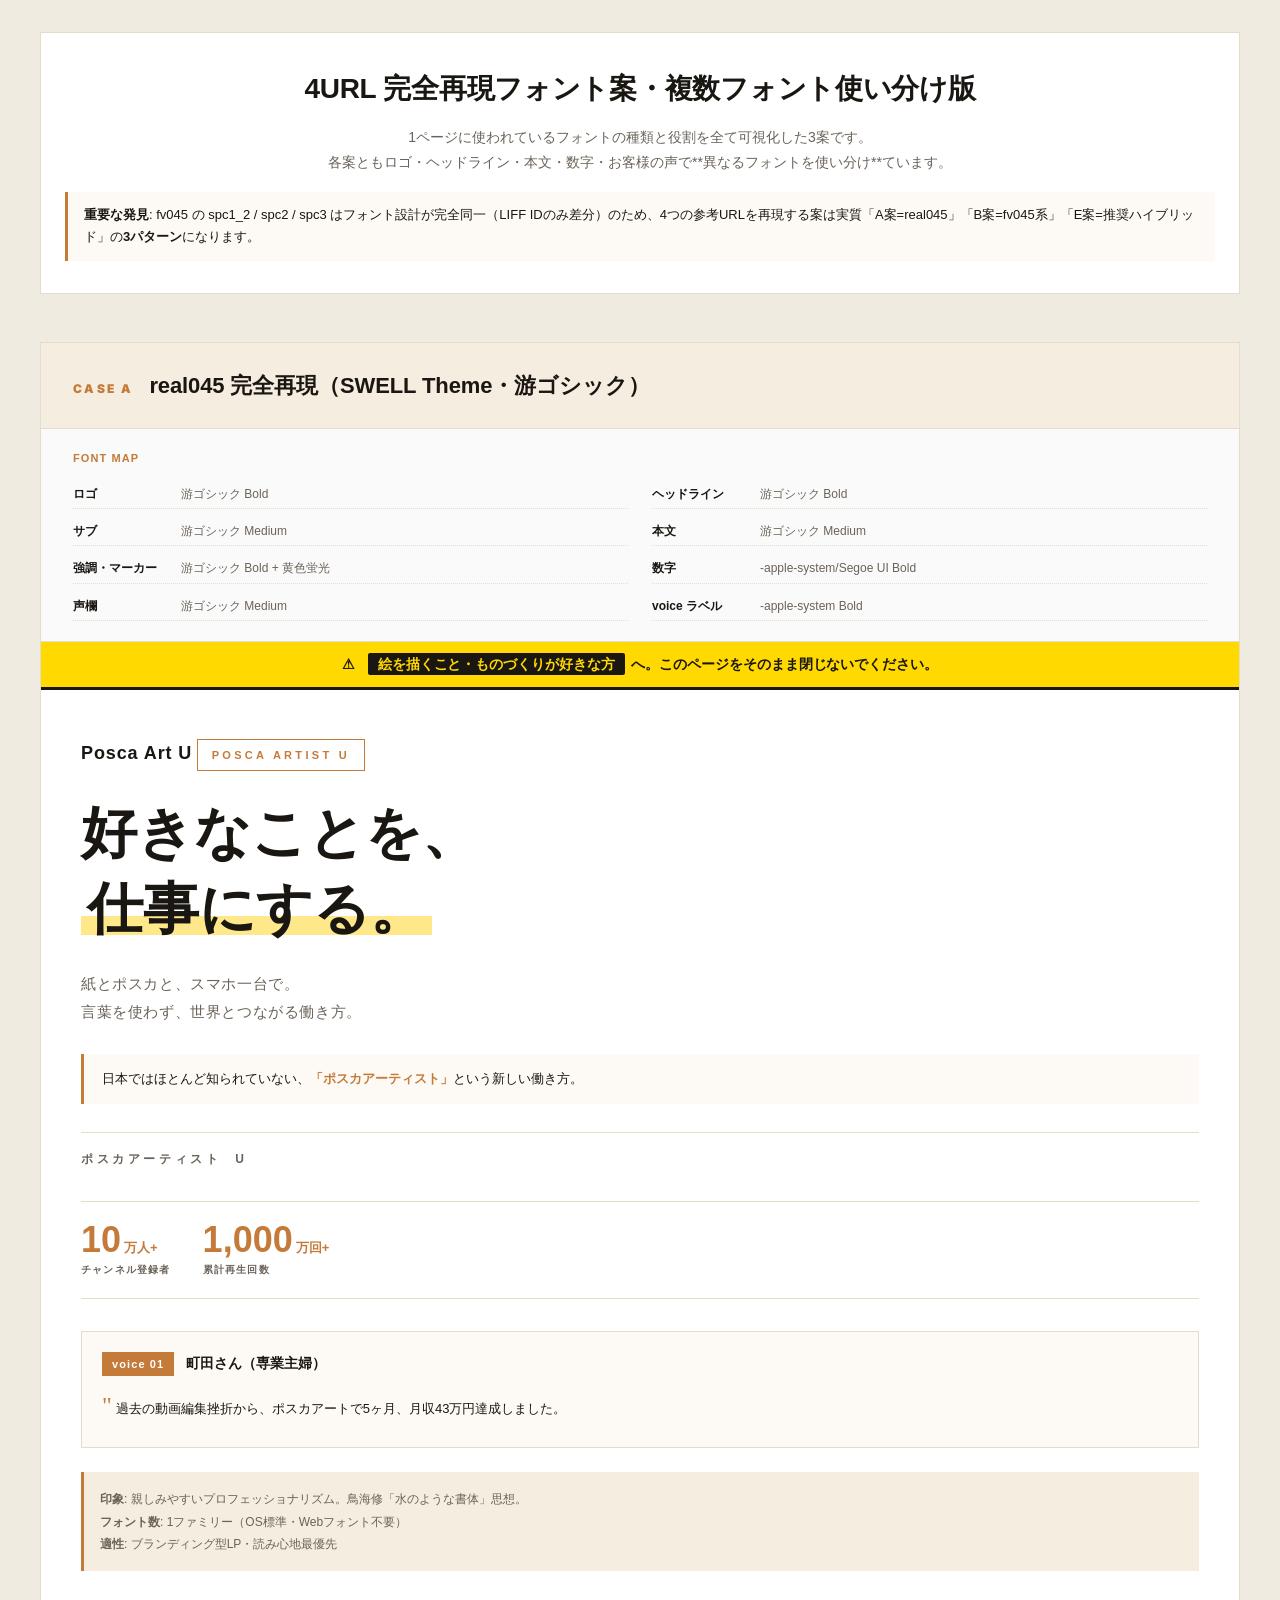
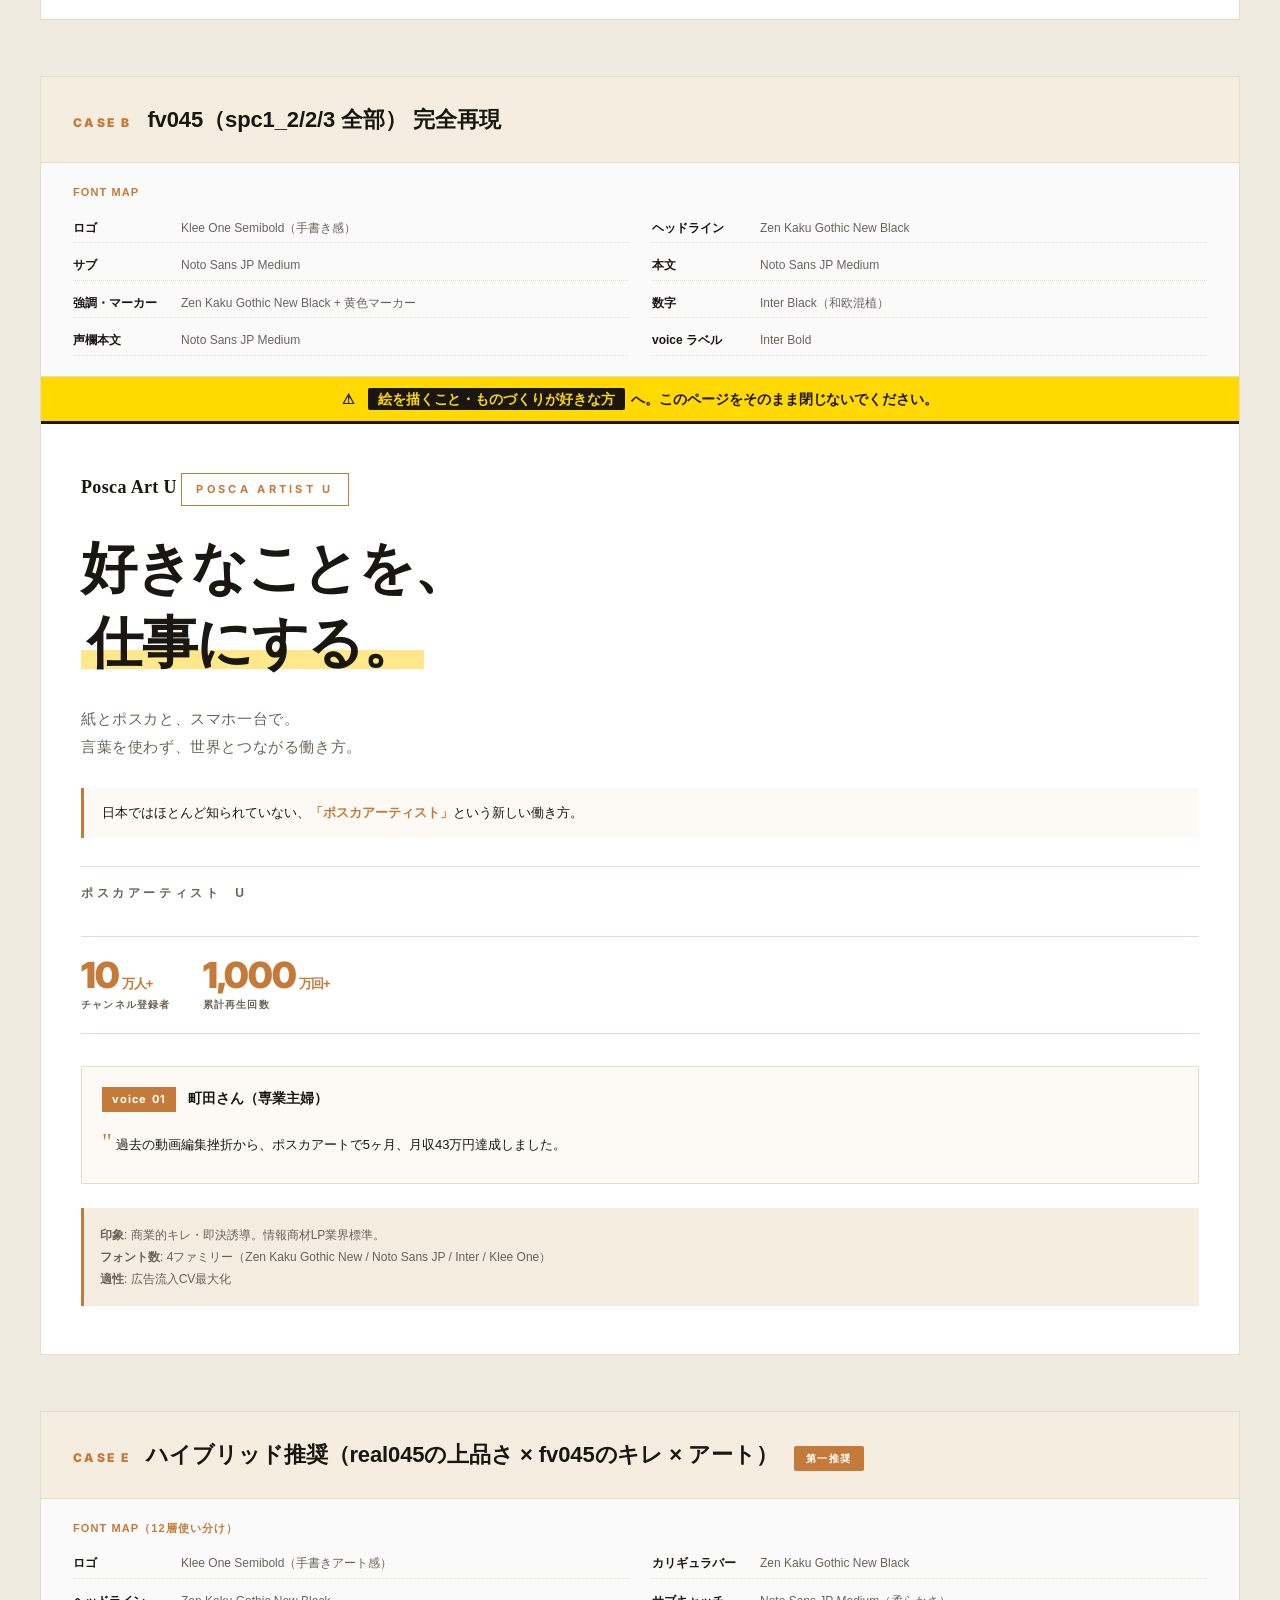
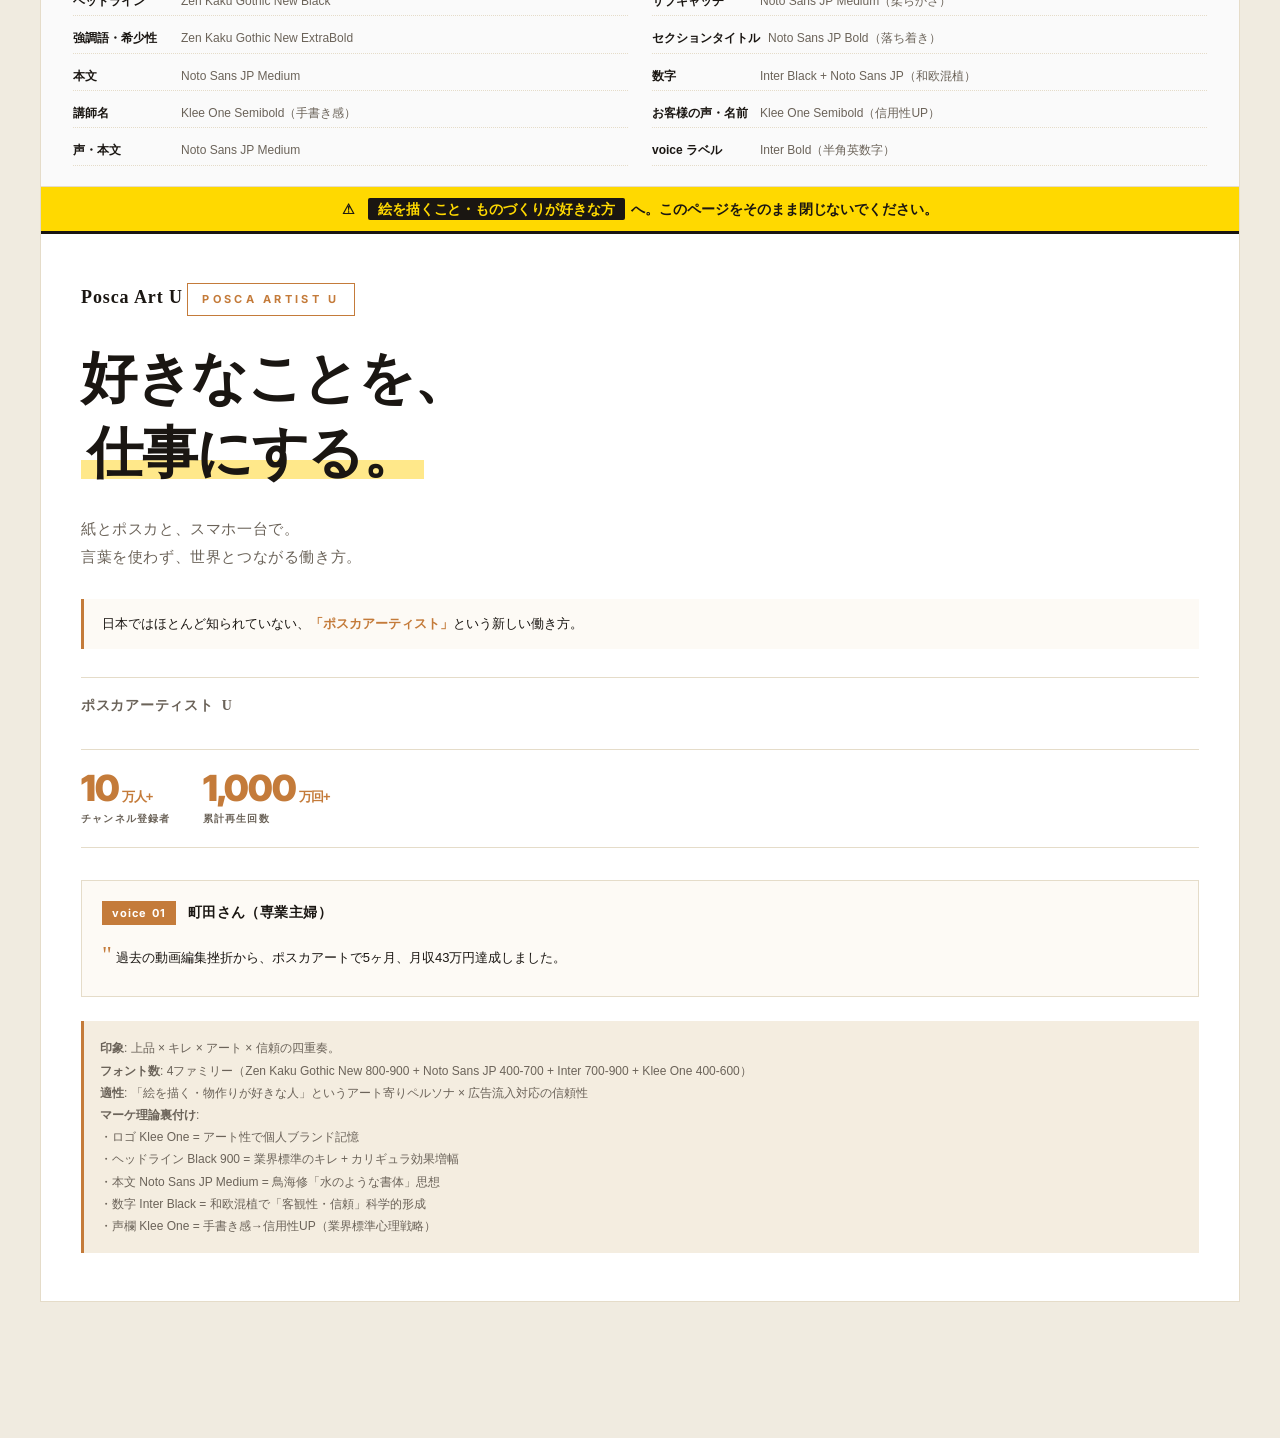
<file: font-compare-v2.html>
<!DOCTYPE html>
<html lang="ja">
<head>
<meta charset="UTF-8">
<meta name="viewport" content="width=device-width, initial-scale=1.0">
<title>4URL完全再現フォント案 ｜ ポスカアート講座LP</title>
<link rel="preconnect" href="https://fonts.googleapis.com">
<link rel="preconnect" href="https://fonts.gstatic.com" crossorigin>
<link href="https://fonts.googleapis.com/css2?family=Inter:wght@400;500;700;900&family=Zen+Kaku+Gothic+New:wght@400;500;700;900&family=Noto+Sans+JP:wght@400;500;700;900&family=Klee+One:wght@400;600&display=swap" rel="stylesheet">
<style>
  * { margin: 0; padding: 0; box-sizing: border-box; }
  :root {
    --ink: #1a1612;
    --ink-sub: #6b6359;
    --bg: #fdfaf5;
    --bg-alt: #f4ede0;
    --line: #e5dcc9;
    --accent: #c47b3a;
    --warn: #ffd900;
    --highlight: #ffe88a;
  }
  body {
    background: #f0ebe0;
    color: var(--ink);
    font-family: 'Noto Sans JP', sans-serif;
    line-height: 1.7;
    padding: 32px 16px 80px;
  }
  .container { max-width: 1200px; margin: 0 auto; }

  /* ヘッダー */
  .page-header {
    text-align: center;
    margin-bottom: 48px;
    padding: 32px 24px;
    background: white;
    border: 1px solid var(--line);
  }
  .page-header h1 {
    font-size: 28px;
    font-weight: 800;
    margin-bottom: 12px;
    letter-spacing: -0.01em;
  }
  .page-header p {
    color: var(--ink-sub);
    font-size: 14px;
    line-height: 1.85;
  }
  .page-header .note {
    margin-top: 16px;
    padding: 12px 16px;
    background: var(--bg);
    font-size: 13px;
    color: var(--ink);
    border-left: 3px solid var(--accent);
    text-align: left;
  }

  /* 案 */
  .case {
    background: white;
    border: 1px solid var(--line);
    margin-bottom: 56px;
    overflow: hidden;
  }
  .case-header {
    background: var(--bg-alt);
    padding: 24px 32px;
    border-bottom: 1px solid var(--line);
    display: flex;
    align-items: baseline;
    flex-wrap: wrap;
    gap: 16px;
  }
  .case-tag {
    font-family: 'Inter', sans-serif;
    font-size: 12px;
    font-weight: 900;
    letter-spacing: 0.2em;
    color: var(--accent);
  }
  .case-title {
    font-size: 22px;
    font-weight: 800;
    letter-spacing: -0.005em;
  }
  .case-recommend {
    display: inline-block;
    background: var(--accent);
    color: white;
    font-size: 10px;
    font-weight: 700;
    padding: 4px 12px;
    letter-spacing: 0.15em;
    border-radius: 2px;
  }

  /* フォントマップ表 */
  .fontmap {
    padding: 20px 32px;
    background: #fafafa;
    border-bottom: 1px solid var(--line);
    font-size: 12px;
  }
  .fontmap-title {
    font-weight: 700;
    color: var(--accent);
    letter-spacing: 0.1em;
    margin-bottom: 12px;
    font-size: 11px;
  }
  .fontmap-grid {
    display: grid;
    grid-template-columns: repeat(2, 1fr);
    gap: 8px 24px;
    color: var(--ink-sub);
  }
  .fontmap-row {
    display: flex;
    gap: 8px;
    padding: 4px 0;
    border-bottom: 1px dotted var(--line);
  }
  .fontmap-label { font-weight: 700; min-width: 100px; color: var(--ink); }

  /* プレビュー */
  .preview-bar {
    background: var(--warn);
    color: var(--ink);
    text-align: center;
    padding: 12px 16px;
    border-bottom: 3px solid var(--ink);
    font-size: 14px;
    letter-spacing: -0.005em;
    line-height: 1.45;
  }
  .preview-bar .hl {
    background: var(--ink);
    color: var(--warn);
    padding: 3px 10px;
    border-radius: 2px;
    margin: 0 3px;
  }
  .preview-main { padding: 48px 40px; }
  .preview-logo {
    display: inline-block;
    margin-bottom: 24px;
    font-size: 18px;
    color: var(--ink);
  }
  .preview-eyebrow {
    display: inline-block;
    font-family: 'Inter', sans-serif;
    font-size: 11px;
    font-weight: 700;
    letter-spacing: 0.3em;
    color: var(--accent);
    padding: 6px 14px;
    border: 1px solid var(--accent);
    margin-bottom: 24px;
  }
  .preview-catch {
    font-size: 56px;
    line-height: 1.35;
    margin-bottom: 24px;
  }
  .preview-catch .marker {
    background: linear-gradient(transparent 62%, var(--highlight) 62%, var(--highlight) 92%, transparent 92%);
    padding: 0 6px;
  }
  .preview-sub {
    font-size: 15px;
    color: var(--ink-sub);
    margin-bottom: 28px;
    line-height: 1.85;
  }
  .preview-rare {
    background: var(--bg);
    border-left: 3px solid var(--accent);
    padding: 14px 18px;
    font-size: 13px;
    margin-bottom: 28px;
  }
  .preview-rare strong { color: var(--accent); }
  .preview-name {
    border-top: 1px solid var(--line);
    padding-top: 16px;
    font-size: 12px;
    color: var(--ink-sub);
    margin-bottom: 32px;
  }

  /* 数字統計 */
  .preview-stats {
    display: flex;
    gap: 32px;
    align-items: baseline;
    padding: 20px 0;
    border-top: 1px solid var(--line);
    border-bottom: 1px solid var(--line);
    margin-bottom: 32px;
  }
  .stat-num {
    font-size: 36px;
    color: var(--accent);
    line-height: 1;
  }
  .stat-unit { font-size: 13px; margin-left: 3px; }
  .stat-label { font-size: 10px; color: var(--ink-sub); letter-spacing: 0.12em; }

  /* お客様の声 */
  .voice-card {
    background: var(--bg);
    padding: 20px;
    border: 1px solid var(--line);
    margin-bottom: 16px;
  }
  .voice-row {
    display: flex;
    gap: 12px;
    align-items: baseline;
    margin-bottom: 8px;
  }
  .voice-label {
    font-family: 'Inter', sans-serif;
    font-size: 11px;
    font-weight: 700;
    color: white;
    background: var(--accent);
    padding: 3px 10px;
    letter-spacing: 0.1em;
  }
  .voice-name { font-size: 14px; }
  .voice-text {
    font-size: 13px;
    color: var(--ink);
    line-height: 1.8;
  }
  .voice-quote-mark {
    font-family: serif;
    color: var(--accent);
    font-size: 24px;
    margin-right: 4px;
  }

  /* ===== A案: real045完全再現（游ゴシック1ファミリー） ===== */
  .case-A { font-family: '游ゴシック体', 'Yu Gothic', YuGothic, 'ヒラギノ角ゴ ProN', 'Hiragino Sans', sans-serif; }
  .case-A .preview-bar { font-family: inherit; font-weight: 700; }
  .case-A .preview-bar .hl { font-family: inherit; font-weight: 700; }
  .case-A .preview-logo { font-family: inherit; font-weight: 700; letter-spacing: 0.05em; }
  .case-A .preview-eyebrow { font-family: -apple-system, BlinkMacSystemFont, 'Segoe UI', sans-serif; font-weight: 700; }
  .case-A .preview-catch { font-family: inherit; font-weight: 700; letter-spacing: 0; }
  .case-A .preview-sub { font-family: inherit; font-weight: 500; letter-spacing: 0.04em; }
  .case-A .preview-rare { font-family: inherit; font-weight: 500; }
  .case-A .preview-rare strong { font-family: inherit; font-weight: 700; }
  .case-A .preview-name { font-family: inherit; font-weight: 600; letter-spacing: 0.3em; }
  .case-A .stat-num { font-family: -apple-system, BlinkMacSystemFont, 'Segoe UI', sans-serif; font-weight: 800; }
  .case-A .stat-unit { font-family: inherit; font-weight: 700; }
  .case-A .stat-label { font-family: inherit; font-weight: 600; }
  .case-A .voice-label { font-family: -apple-system, sans-serif; }
  .case-A .voice-name { font-family: inherit; font-weight: 700; }
  .case-A .voice-text { font-family: inherit; font-weight: 500; }

  /* ===== B案: fv045完全再現（Zen Kaku Gothic New + Noto Sans JP + Inter + Klee One） ===== */
  .case-B .preview-bar { font-family: 'Zen Kaku Gothic New', sans-serif; font-weight: 900; letter-spacing: -0.005em; }
  .case-B .preview-bar .hl { font-family: 'Zen Kaku Gothic New', sans-serif; font-weight: 900; }
  .case-B .preview-logo { font-family: 'Klee One', serif; font-weight: 600; letter-spacing: 0.02em; }
  .case-B .preview-eyebrow { font-family: 'Inter', sans-serif; font-weight: 700; }
  .case-B .preview-catch { font-family: 'Zen Kaku Gothic New', sans-serif; font-weight: 900; letter-spacing: -0.025em; }
  .case-B .preview-sub { font-family: 'Noto Sans JP', sans-serif; font-weight: 500; letter-spacing: 0.04em; }
  .case-B .preview-rare { font-family: 'Noto Sans JP', sans-serif; font-weight: 500; }
  .case-B .preview-rare strong { font-family: 'Zen Kaku Gothic New', sans-serif; font-weight: 800; }
  .case-B .preview-name { font-family: 'Noto Sans JP', sans-serif; font-weight: 700; letter-spacing: 0.3em; }
  .case-B .stat-num { font-family: 'Inter', sans-serif; font-weight: 900; letter-spacing: -0.03em; }
  .case-B .stat-unit { font-family: 'Noto Sans JP', sans-serif; font-weight: 700; }
  .case-B .stat-label { font-family: 'Noto Sans JP', sans-serif; font-weight: 700; }
  .case-B .voice-label { font-family: 'Inter', sans-serif; }
  .case-B .voice-name { font-family: 'Noto Sans JP', sans-serif; font-weight: 800; }
  .case-B .voice-text { font-family: 'Noto Sans JP', sans-serif; font-weight: 500; }

  /* ===== E案: ハイブリッド（推奨・全部使い分け） ===== */
  .case-E .preview-bar { font-family: 'Zen Kaku Gothic New', sans-serif; font-weight: 900; letter-spacing: -0.005em; }
  .case-E .preview-bar .hl { font-family: 'Zen Kaku Gothic New', sans-serif; font-weight: 900; }
  .case-E .preview-logo { font-family: 'Klee One', serif; font-weight: 600; letter-spacing: 0.05em; }
  .case-E .preview-eyebrow { font-family: 'Inter', sans-serif; font-weight: 700; }
  .case-E .preview-catch { font-family: 'Zen Kaku Gothic New', sans-serif; font-weight: 900; letter-spacing: -0.025em; }
  .case-E .preview-sub { font-family: 'Noto Sans JP', sans-serif; font-weight: 500; letter-spacing: 0.04em; }
  .case-E .preview-rare { font-family: 'Noto Sans JP', sans-serif; font-weight: 500; }
  .case-E .preview-rare strong { font-family: 'Zen Kaku Gothic New', sans-serif; font-weight: 800; }
  .case-E .preview-name { font-family: 'Klee One', serif; font-weight: 600; letter-spacing: 0.05em; font-size: 14px; }
  .case-E .stat-num { font-family: 'Inter', sans-serif; font-weight: 900; letter-spacing: -0.03em; }
  .case-E .stat-unit { font-family: 'Noto Sans JP', sans-serif; font-weight: 700; }
  .case-E .stat-label { font-family: 'Noto Sans JP', sans-serif; font-weight: 700; }
  .case-E .voice-label { font-family: 'Inter', sans-serif; }
  .case-E .voice-name { font-family: 'Klee One', serif; font-weight: 600; letter-spacing: 0.03em; }
  .case-E .voice-text { font-family: 'Noto Sans JP', sans-serif; font-weight: 500; }

  /* 注釈 */
  .preview-footnote {
    margin-top: 24px;
    padding: 16px;
    background: var(--bg-alt);
    border-left: 3px solid var(--accent);
    font-family: 'Noto Sans JP', sans-serif;
    font-size: 12px;
    color: var(--ink-sub);
    line-height: 1.85;
  }

  @media (max-width: 700px) {
    .preview-catch { font-size: 36px; }
    .preview-main { padding: 32px 20px; }
    .fontmap-grid { grid-template-columns: 1fr; }
    .preview-stats { flex-wrap: wrap; gap: 16px; }
  }
</style>
</head>
<body>
<div class="container">

  <div class="page-header">
    <h1>4URL 完全再現フォント案・複数フォント使い分け版</h1>
    <p>
      1ページに使われているフォントの種類と役割を全て可視化した3案です。<br>
      各案ともロゴ・ヘッドライン・本文・数字・お客様の声で**異なるフォントを使い分け**ています。
    </p>
    <div class="note">
      <strong>重要な発見</strong>: fv045 の spc1_2 / spc2 / spc3 はフォント設計が完全同一（LIFF IDのみ差分）のため、4つの参考URLを再現する案は実質「A案=real045」「B案=fv045系」「E案=推奨ハイブリッド」の<strong>3パターン</strong>になります。
    </div>
  </div>

  <!-- ===== A案: real045完全再現 ===== -->
  <div class="case case-A">
    <div class="case-header">
      <span class="case-tag">CASE A</span>
      <span class="case-title">real045 完全再現（SWELL Theme・游ゴシック）</span>
    </div>
    <div class="fontmap">
      <div class="fontmap-title">FONT MAP</div>
      <div class="fontmap-grid">
        <div class="fontmap-row"><span class="fontmap-label">ロゴ</span><span>游ゴシック Bold</span></div>
        <div class="fontmap-row"><span class="fontmap-label">ヘッドライン</span><span>游ゴシック Bold</span></div>
        <div class="fontmap-row"><span class="fontmap-label">サブ</span><span>游ゴシック Medium</span></div>
        <div class="fontmap-row"><span class="fontmap-label">本文</span><span>游ゴシック Medium</span></div>
        <div class="fontmap-row"><span class="fontmap-label">強調・マーカー</span><span>游ゴシック Bold + 黄色蛍光</span></div>
        <div class="fontmap-row"><span class="fontmap-label">数字</span><span>-apple-system/Segoe UI Bold</span></div>
        <div class="fontmap-row"><span class="fontmap-label">声欄</span><span>游ゴシック Medium</span></div>
        <div class="fontmap-row"><span class="fontmap-label">voice ラベル</span><span>-apple-system Bold</span></div>
      </div>
    </div>
    <div>
      <div class="preview-bar">
        <span style="margin-right:6px">⚠</span>
        <span class="hl">絵を描くこと・ものづくりが好きな方</span>
        へ。このページをそのまま閉じないでください。
      </div>
      <div class="preview-main">
        <div class="preview-logo">Posca Art U</div>
        <span class="preview-eyebrow">POSCA ARTIST U</span>
        <div class="preview-catch">好きなことを、<br><span class="marker">仕事にする。</span></div>
        <div class="preview-sub">紙とポスカと、スマホ一台で。<br>言葉を使わず、世界とつながる働き方。</div>
        <div class="preview-rare">日本ではほとんど知られていない、<strong>「ポスカアーティスト」</strong>という新しい働き方。</div>
        <div class="preview-name">ポスカアーティスト&nbsp;&nbsp;U</div>
        <div class="preview-stats">
          <div><span class="stat-num">10<span class="stat-unit">万人+</span></span><div class="stat-label">チャンネル登録者</div></div>
          <div><span class="stat-num">1,000<span class="stat-unit">万回+</span></span><div class="stat-label">累計再生回数</div></div>
        </div>
        <div class="voice-card">
          <div class="voice-row"><span class="voice-label">voice 01</span><span class="voice-name">町田さん（専業主婦）</span></div>
          <div class="voice-text"><span class="voice-quote-mark">"</span>過去の動画編集挫折から、ポスカアートで5ヶ月、月収43万円達成しました。</div>
        </div>
        <div class="preview-footnote">
          <strong>印象</strong>: 親しみやすいプロフェッショナリズム。鳥海修「水のような書体」思想。<br>
          <strong>フォント数</strong>: 1ファミリー（OS標準・Webフォント不要）<br>
          <strong>適性</strong>: ブランディング型LP・読み心地最優先
        </div>
      </div>
    </div>
  </div>

  <!-- ===== B案: fv045完全再現 ===== -->
  <div class="case case-B">
    <div class="case-header">
      <span class="case-tag">CASE B</span>
      <span class="case-title">fv045（spc1_2/2/3 全部） 完全再現</span>
    </div>
    <div class="fontmap">
      <div class="fontmap-title">FONT MAP</div>
      <div class="fontmap-grid">
        <div class="fontmap-row"><span class="fontmap-label">ロゴ</span><span>Klee One Semibold（手書き感）</span></div>
        <div class="fontmap-row"><span class="fontmap-label">ヘッドライン</span><span>Zen Kaku Gothic New Black</span></div>
        <div class="fontmap-row"><span class="fontmap-label">サブ</span><span>Noto Sans JP Medium</span></div>
        <div class="fontmap-row"><span class="fontmap-label">本文</span><span>Noto Sans JP Medium</span></div>
        <div class="fontmap-row"><span class="fontmap-label">強調・マーカー</span><span>Zen Kaku Gothic New Black + 黄色マーカー</span></div>
        <div class="fontmap-row"><span class="fontmap-label">数字</span><span>Inter Black（和欧混植）</span></div>
        <div class="fontmap-row"><span class="fontmap-label">声欄本文</span><span>Noto Sans JP Medium</span></div>
        <div class="fontmap-row"><span class="fontmap-label">voice ラベル</span><span>Inter Bold</span></div>
      </div>
    </div>
    <div>
      <div class="preview-bar">
        <span style="margin-right:6px">⚠</span>
        <span class="hl">絵を描くこと・ものづくりが好きな方</span>
        へ。このページをそのまま閉じないでください。
      </div>
      <div class="preview-main">
        <div class="preview-logo">Posca Art U</div>
        <span class="preview-eyebrow">POSCA ARTIST U</span>
        <div class="preview-catch">好きなことを、<br><span class="marker">仕事にする。</span></div>
        <div class="preview-sub">紙とポスカと、スマホ一台で。<br>言葉を使わず、世界とつながる働き方。</div>
        <div class="preview-rare">日本ではほとんど知られていない、<strong>「ポスカアーティスト」</strong>という新しい働き方。</div>
        <div class="preview-name">ポスカアーティスト&nbsp;&nbsp;U</div>
        <div class="preview-stats">
          <div><span class="stat-num">10<span class="stat-unit">万人+</span></span><div class="stat-label">チャンネル登録者</div></div>
          <div><span class="stat-num">1,000<span class="stat-unit">万回+</span></span><div class="stat-label">累計再生回数</div></div>
        </div>
        <div class="voice-card">
          <div class="voice-row"><span class="voice-label">voice 01</span><span class="voice-name">町田さん（専業主婦）</span></div>
          <div class="voice-text"><span class="voice-quote-mark">"</span>過去の動画編集挫折から、ポスカアートで5ヶ月、月収43万円達成しました。</div>
        </div>
        <div class="preview-footnote">
          <strong>印象</strong>: 商業的キレ・即決誘導。情報商材LP業界標準。<br>
          <strong>フォント数</strong>: 4ファミリー（Zen Kaku Gothic New / Noto Sans JP / Inter / Klee One）<br>
          <strong>適性</strong>: 広告流入CV最大化
        </div>
      </div>
    </div>
  </div>

  <!-- ===== E案: ハイブリッド（推奨） ===== -->
  <div class="case case-E">
    <div class="case-header">
      <span class="case-tag">CASE E</span>
      <span class="case-title">ハイブリッド推奨（real045の上品さ × fv045のキレ × アート）</span>
      <span class="case-recommend">第一推奨</span>
    </div>
    <div class="fontmap">
      <div class="fontmap-title">FONT MAP（12層使い分け）</div>
      <div class="fontmap-grid">
        <div class="fontmap-row"><span class="fontmap-label">ロゴ</span><span>Klee One Semibold（手書きアート感）</span></div>
        <div class="fontmap-row"><span class="fontmap-label">カリギュラバー</span><span>Zen Kaku Gothic New Black</span></div>
        <div class="fontmap-row"><span class="fontmap-label">ヘッドライン</span><span>Zen Kaku Gothic New Black</span></div>
        <div class="fontmap-row"><span class="fontmap-label">サブキャッチ</span><span>Noto Sans JP Medium（柔らかさ）</span></div>
        <div class="fontmap-row"><span class="fontmap-label">強調語・希少性</span><span>Zen Kaku Gothic New ExtraBold</span></div>
        <div class="fontmap-row"><span class="fontmap-label">セクションタイトル</span><span>Noto Sans JP Bold（落ち着き）</span></div>
        <div class="fontmap-row"><span class="fontmap-label">本文</span><span>Noto Sans JP Medium</span></div>
        <div class="fontmap-row"><span class="fontmap-label">数字</span><span>Inter Black + Noto Sans JP（和欧混植）</span></div>
        <div class="fontmap-row"><span class="fontmap-label">講師名</span><span>Klee One Semibold（手書き感）</span></div>
        <div class="fontmap-row"><span class="fontmap-label">お客様の声・名前</span><span>Klee One Semibold（信用性UP）</span></div>
        <div class="fontmap-row"><span class="fontmap-label">声・本文</span><span>Noto Sans JP Medium</span></div>
        <div class="fontmap-row"><span class="fontmap-label">voice ラベル</span><span>Inter Bold（半角英数字）</span></div>
      </div>
    </div>
    <div>
      <div class="preview-bar">
        <span style="margin-right:6px">⚠</span>
        <span class="hl">絵を描くこと・ものづくりが好きな方</span>
        へ。このページをそのまま閉じないでください。
      </div>
      <div class="preview-main">
        <div class="preview-logo">Posca Art U</div>
        <span class="preview-eyebrow">POSCA ARTIST U</span>
        <div class="preview-catch">好きなことを、<br><span class="marker">仕事にする。</span></div>
        <div class="preview-sub">紙とポスカと、スマホ一台で。<br>言葉を使わず、世界とつながる働き方。</div>
        <div class="preview-rare">日本ではほとんど知られていない、<strong>「ポスカアーティスト」</strong>という新しい働き方。</div>
        <div class="preview-name">ポスカアーティスト&nbsp;&nbsp;U</div>
        <div class="preview-stats">
          <div><span class="stat-num">10<span class="stat-unit">万人+</span></span><div class="stat-label">チャンネル登録者</div></div>
          <div><span class="stat-num">1,000<span class="stat-unit">万回+</span></span><div class="stat-label">累計再生回数</div></div>
        </div>
        <div class="voice-card">
          <div class="voice-row"><span class="voice-label">voice 01</span><span class="voice-name">町田さん（専業主婦）</span></div>
          <div class="voice-text"><span class="voice-quote-mark">"</span>過去の動画編集挫折から、ポスカアートで5ヶ月、月収43万円達成しました。</div>
        </div>
        <div class="preview-footnote">
          <strong>印象</strong>: 上品 × キレ × アート × 信頼の四重奏。<br>
          <strong>フォント数</strong>: 4ファミリー（Zen Kaku Gothic New 800-900 + Noto Sans JP 400-700 + Inter 700-900 + Klee One 400-600）<br>
          <strong>適性</strong>: 「絵を描く・物作りが好きな人」というアート寄りペルソナ × 広告流入対応の信頼性<br>
          <strong>マーケ理論裏付け</strong>:<br>
          ・ロゴ Klee One = アート性で個人ブランド記憶<br>
          ・ヘッドライン Black 900 = 業界標準のキレ + カリギュラ効果増幅<br>
          ・本文 Noto Sans JP Medium = 鳥海修「水のような書体」思想<br>
          ・数字 Inter Black = 和欧混植で「客観性・信頼」科学的形成<br>
          ・声欄 Klee One = 手書き感→信用性UP（業界標準心理戦略）
        </div>
      </div>
    </div>
  </div>

</div>
</body>
</html>
</file>
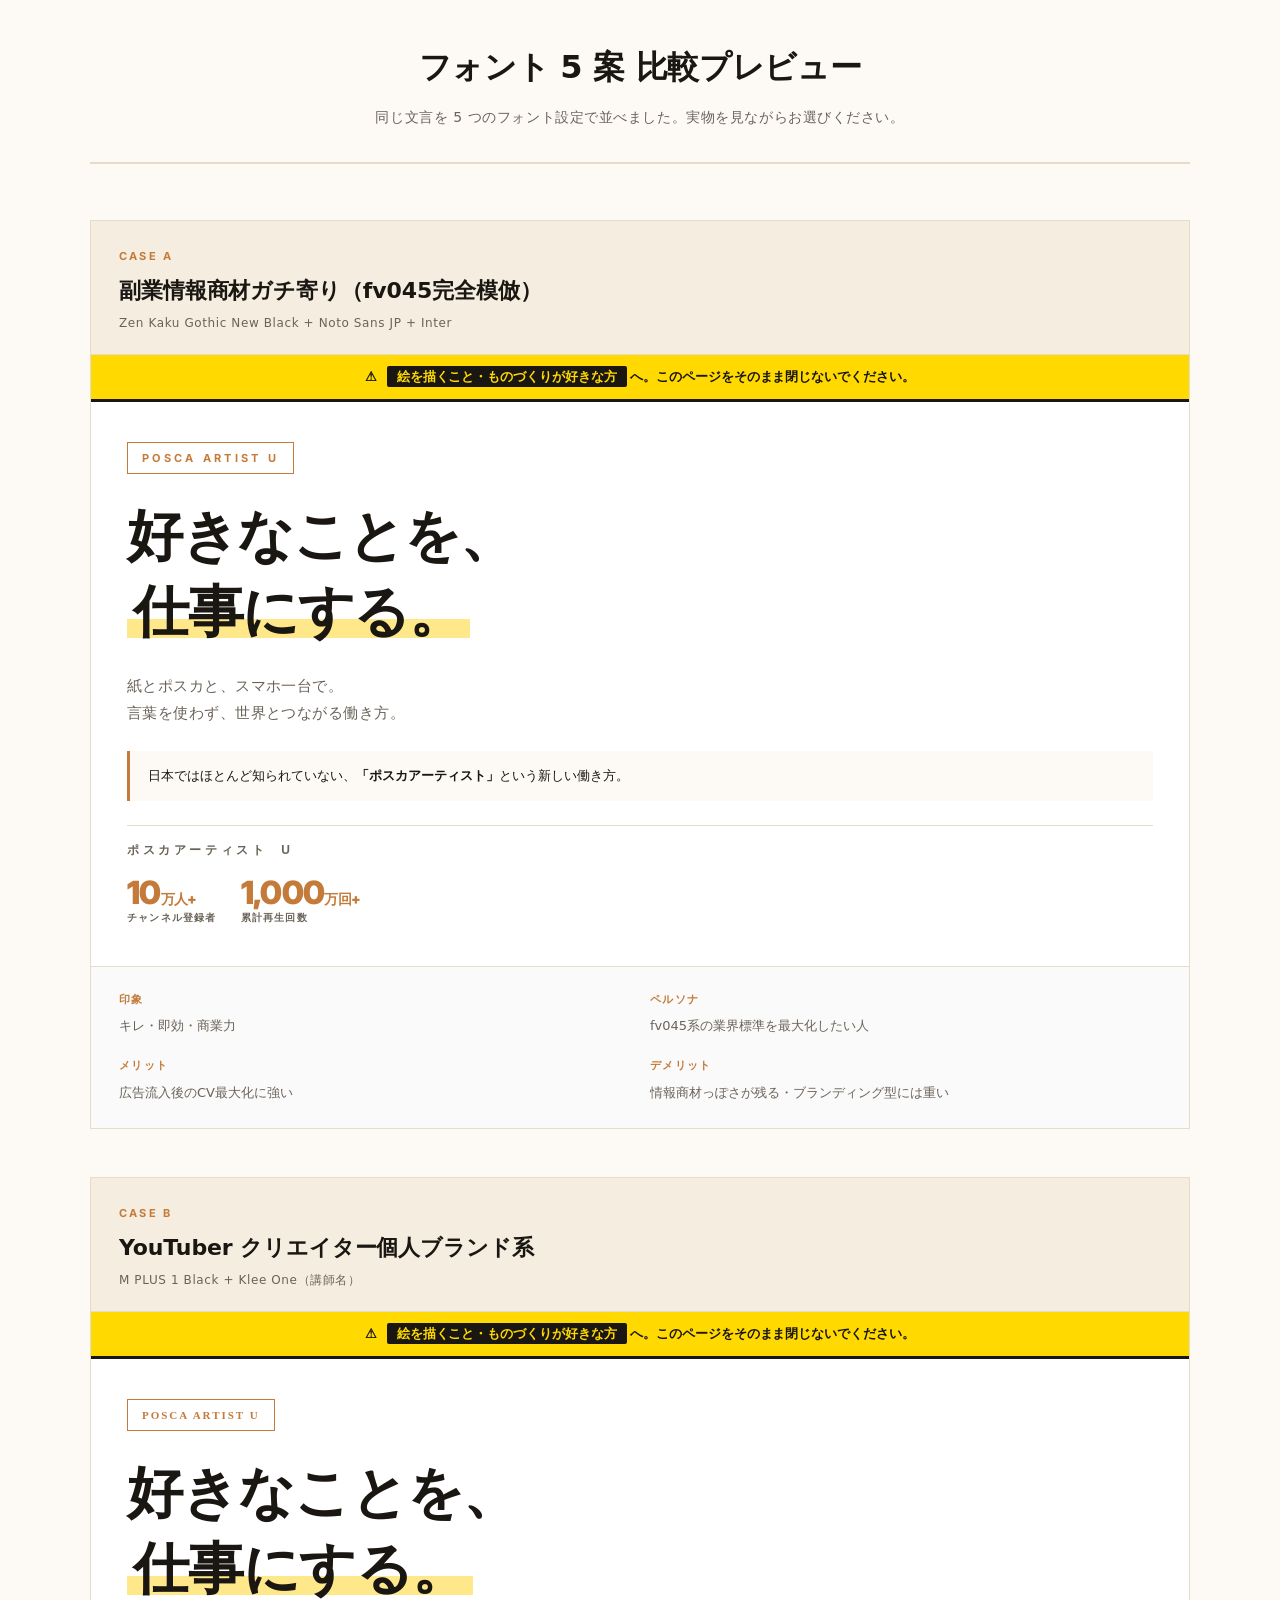
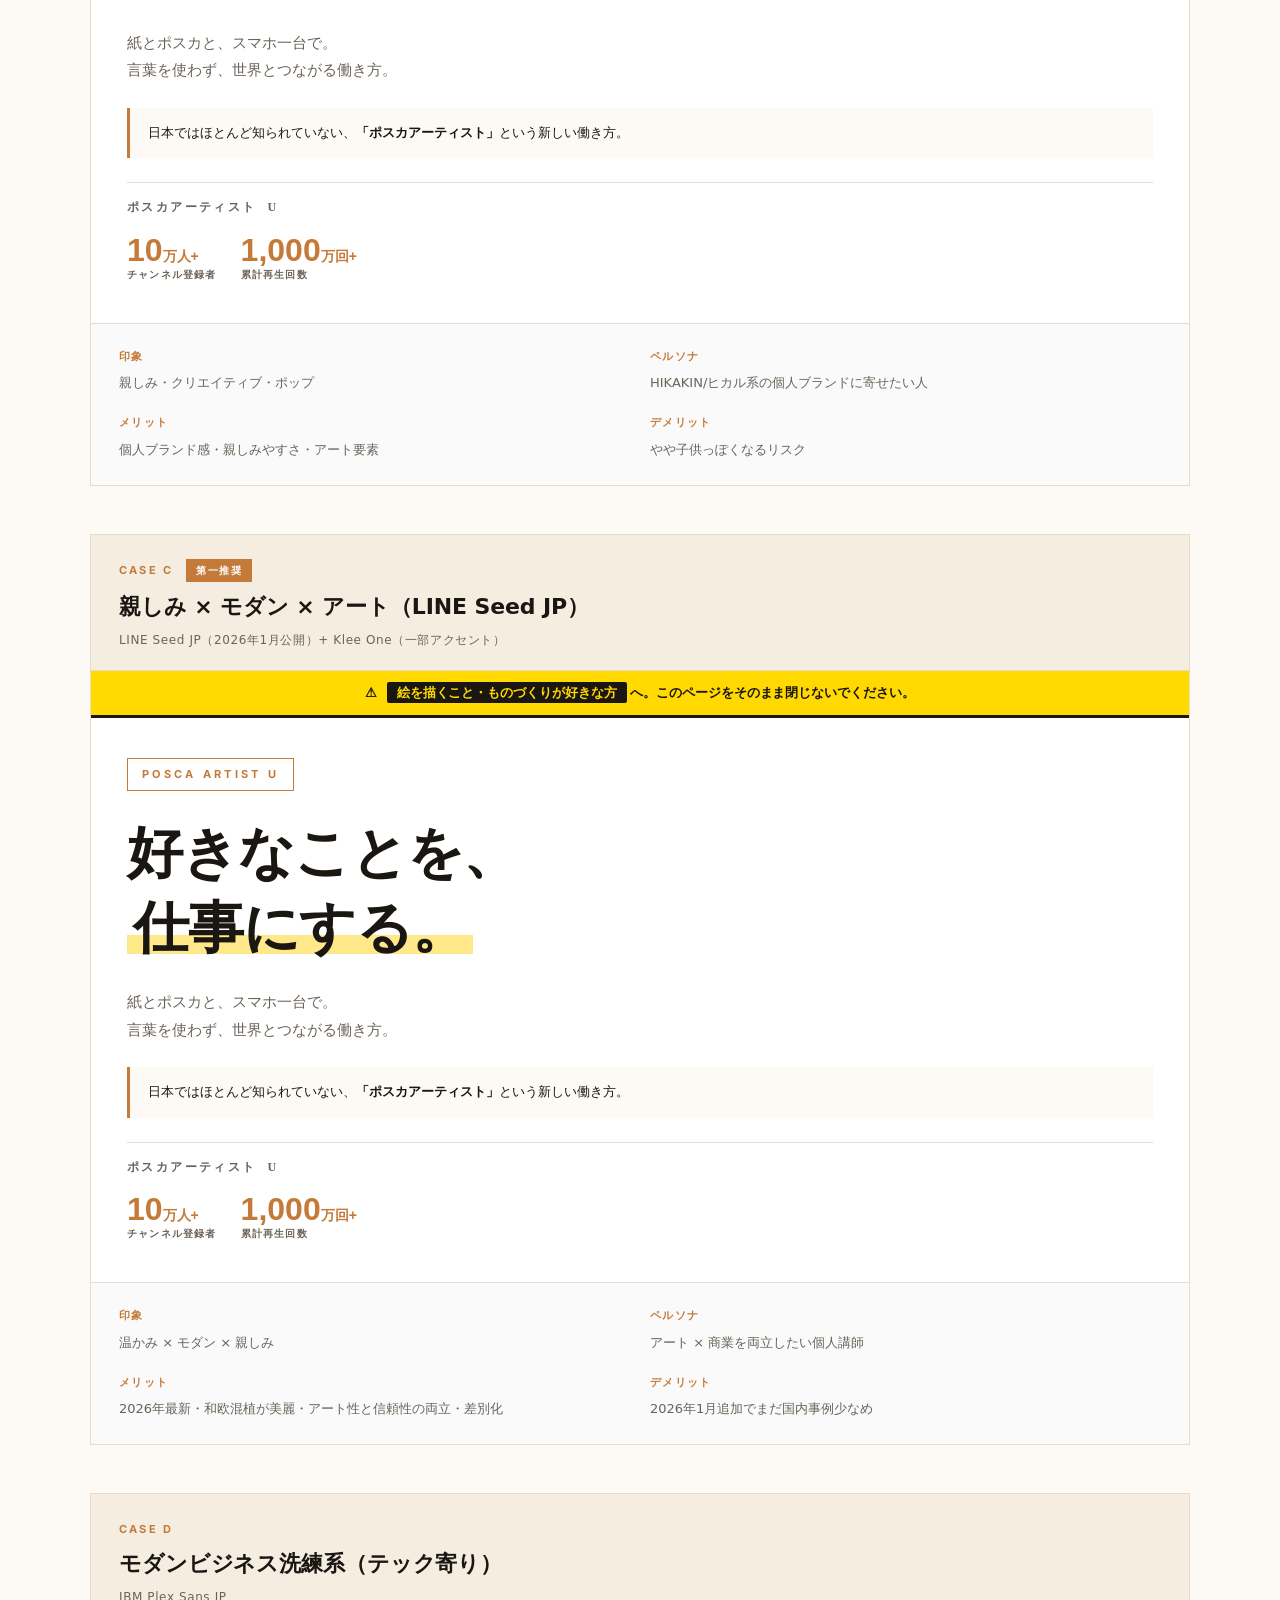
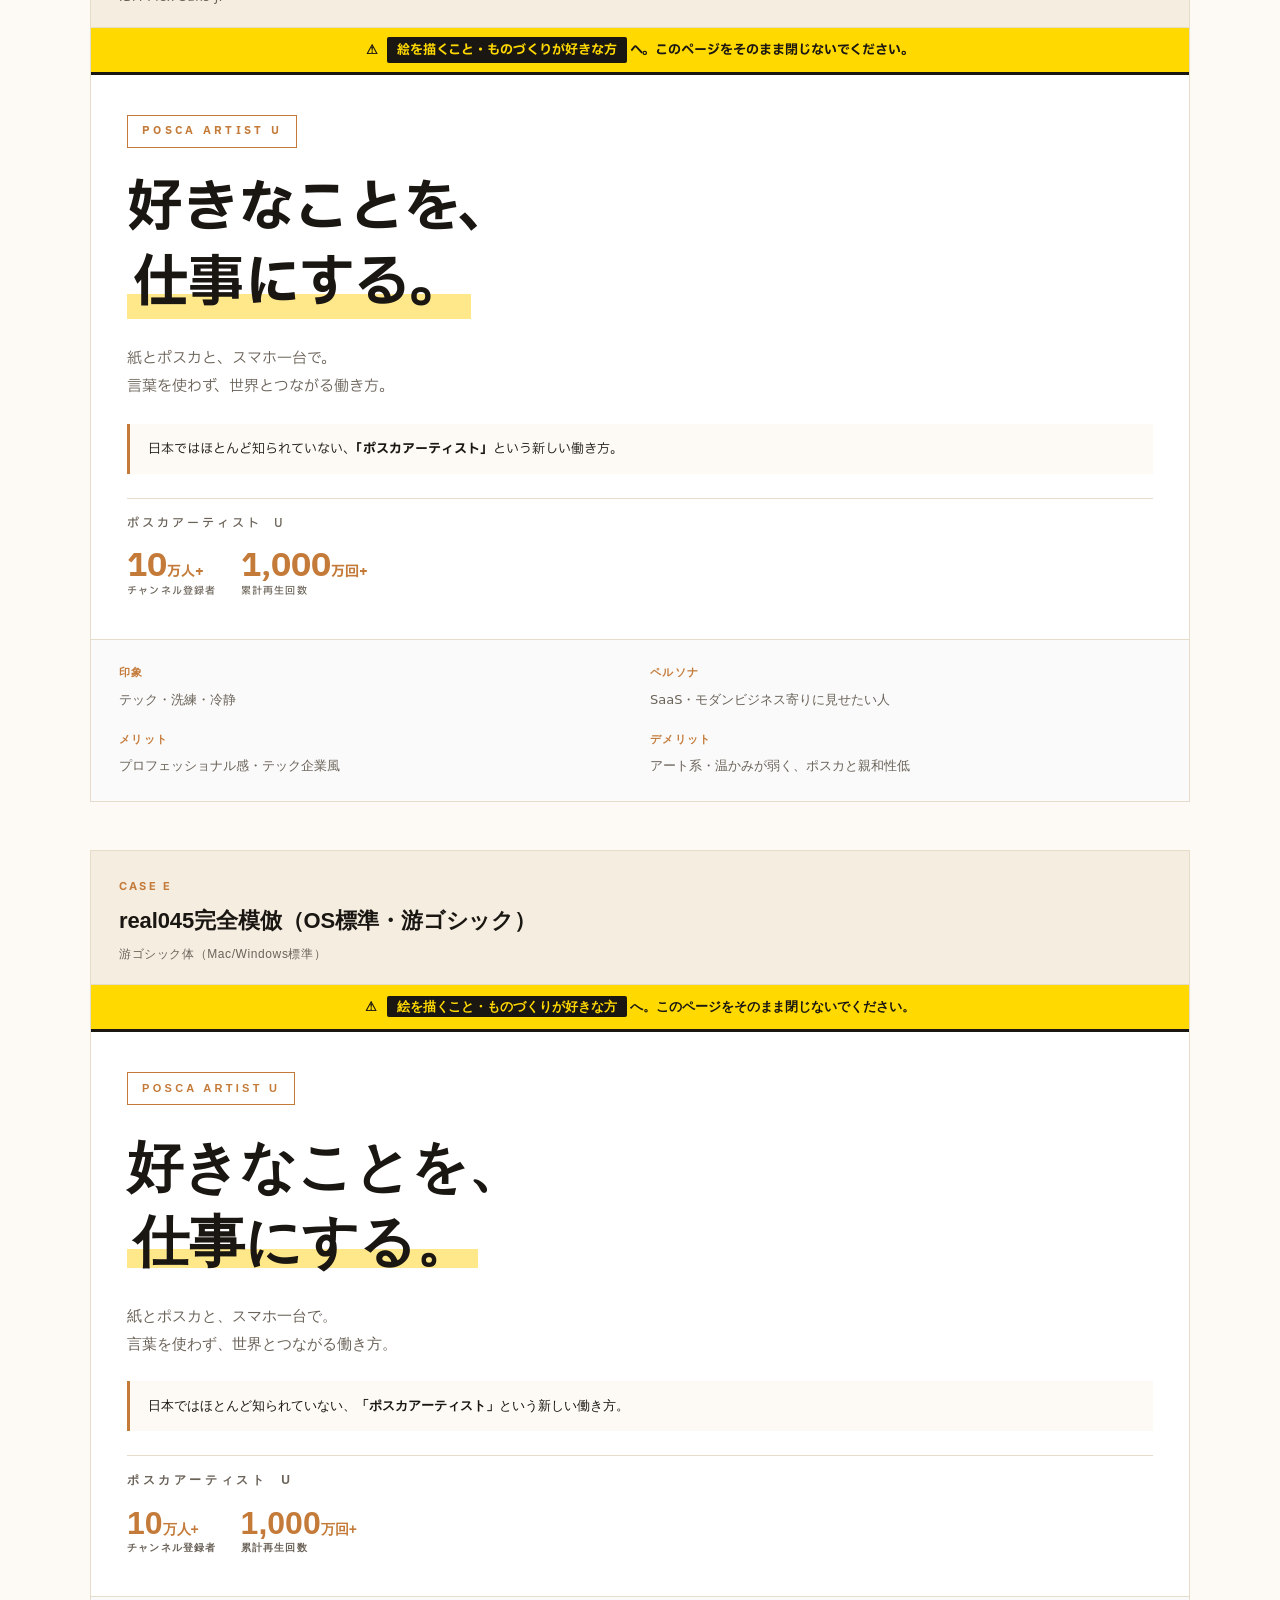
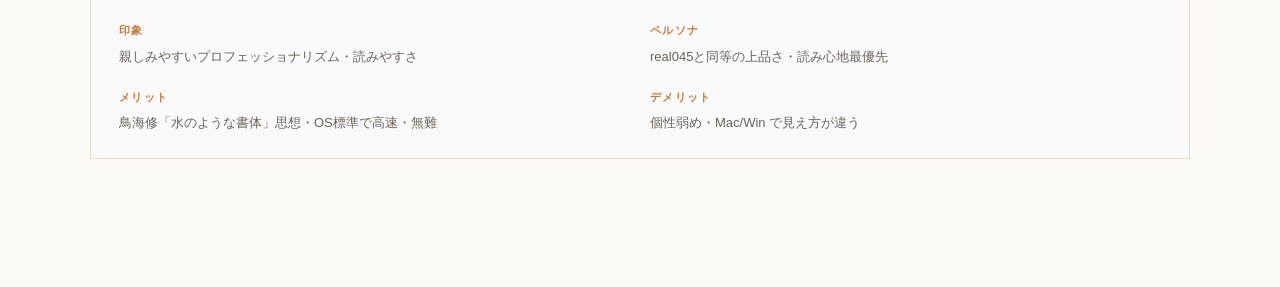
<file: font-compare.html>
<!DOCTYPE html>
<html lang="ja">
<head>
<meta charset="UTF-8">
<meta name="viewport" content="width=device-width, initial-scale=1.0">
<title>フォント5案比較 ｜ ポスカアート講座LP</title>
<link rel="preconnect" href="https://fonts.googleapis.com">
<link rel="preconnect" href="https://fonts.gstatic.com" crossorigin>
<link href="https://fonts.googleapis.com/css2?family=Inter:wght@400;500;700;900&family=Zen+Kaku+Gothic+New:wght@400;500;700;900&family=M+PLUS+1:wght@400;500;700;800;900&family=Klee+One:wght@400;600&family=Line+Seed+JP:wght@400;700&family=IBM+Plex+Sans+JP:wght@400;500;700&family=Noto+Sans+JP:wght@400;500;700;900&display=swap" rel="stylesheet">
<style>
  * { margin: 0; padding: 0; box-sizing: border-box; }
  :root {
    --ink: #1a1612;
    --ink-sub: #6b6359;
    --bg: #fdfaf5;
    --bg-alt: #f4ede0;
    --line: #e5dcc9;
    --accent: #c47b3a;
    --warn: #ffd900;
  }
  body {
    background: var(--bg);
    color: var(--ink);
    font-family: 'Noto Sans JP', system-ui, sans-serif;
    line-height: 1.7;
    padding: 40px 20px 80px;
  }
  .container { max-width: 1100px; margin: 0 auto; }

  /* ページ全体ヘッダー */
  .page-header {
    text-align: center;
    margin-bottom: 56px;
    padding-bottom: 32px;
    border-bottom: 2px solid var(--line);
  }
  .page-header h1 {
    font-size: 32px;
    font-weight: 800;
    letter-spacing: -0.01em;
    margin-bottom: 12px;
  }
  .page-header p {
    color: var(--ink-sub);
    font-size: 14px;
    letter-spacing: 0.04em;
  }

  /* 各案の枠 */
  .case {
    background: white;
    border: 1px solid var(--line);
    margin-bottom: 48px;
    border-radius: 0;
    overflow: hidden;
  }
  .case-header {
    background: var(--bg-alt);
    padding: 20px 28px;
    border-bottom: 1px solid var(--line);
  }
  .case-tag {
    display: inline-block;
    font-family: 'Inter', sans-serif;
    font-size: 11px;
    font-weight: 700;
    letter-spacing: 0.2em;
    color: var(--accent);
    margin-bottom: 6px;
  }
  .case-title {
    font-size: 22px;
    font-weight: 800;
    letter-spacing: -0.005em;
    margin-bottom: 4px;
  }
  .case-meta {
    font-size: 12px;
    color: var(--ink-sub);
    letter-spacing: 0.05em;
  }
  .case-recommend {
    display: inline-block;
    background: var(--accent);
    color: white;
    font-size: 10px;
    font-weight: 700;
    padding: 3px 10px;
    margin-left: 8px;
    letter-spacing: 0.15em;
  }

  /* プレビュー部分 */
  .preview {
    padding: 0;
  }
  .preview-bar {
    background: var(--warn);
    color: var(--ink);
    text-align: center;
    padding: 11px 16px;
    font-size: 13px;
    font-weight: 800;
    border-bottom: 3px solid var(--ink);
    letter-spacing: -0.005em;
  }
  .preview-bar .hl {
    background: var(--ink);
    color: var(--warn);
    padding: 3px 10px;
    border-radius: 2px;
    font-weight: 900;
  }
  .preview-main {
    padding: 40px 36px;
  }
  .preview-eyebrow {
    display: inline-block;
    font-family: 'Inter', sans-serif;
    font-size: 11px;
    font-weight: 700;
    letter-spacing: 0.3em;
    color: var(--accent);
    padding: 6px 14px;
    border: 1px solid var(--accent);
    margin-bottom: 24px;
  }
  .preview-catch {
    font-size: 56px;
    line-height: 1.35;
    margin-bottom: 22px;
  }
  .preview-catch .marker {
    background: linear-gradient(transparent 62%, #ffe88a 62%, #ffe88a 92%, transparent 92%);
    padding: 0 6px;
  }
  .preview-sub {
    font-size: 15px;
    color: var(--ink-sub);
    margin-bottom: 24px;
    line-height: 1.85;
  }
  .preview-rare {
    background: var(--bg);
    border-left: 3px solid var(--accent);
    padding: 14px 18px;
    font-size: 13px;
    margin-bottom: 24px;
  }
  .preview-name {
    border-top: 1px solid var(--line);
    padding-top: 14px;
    font-size: 12px;
    color: var(--ink-sub);
    letter-spacing: 0.3em;
    margin-bottom: 16px;
  }
  .preview-stats {
    display: flex;
    gap: 24px;
    align-items: baseline;
  }
  .preview-stat-num {
    font-size: 32px;
    color: var(--accent);
    line-height: 1;
  }
  .preview-stat-label {
    font-size: 10px;
    color: var(--ink-sub);
    letter-spacing: 0.12em;
  }

  /* 案の説明 */
  .case-desc {
    padding: 24px 28px;
    border-top: 1px solid var(--line);
    background: #fafafa;
  }
  .case-desc-grid {
    display: grid;
    grid-template-columns: 1fr 1fr;
    gap: 20px;
    font-size: 13px;
    line-height: 1.7;
  }
  .case-desc-grid h4 {
    font-size: 11px;
    font-weight: 700;
    letter-spacing: 0.12em;
    color: var(--accent);
    margin-bottom: 6px;
    text-transform: uppercase;
  }
  .case-desc-grid p { color: var(--ink-sub); }

  /* ===== 各案個別のフォント設定 ===== */

  /* A案: Zen Kaku Gothic New */
  .case-A .preview-bar { font-family: 'Zen Kaku Gothic New', sans-serif; font-weight: 900; }
  .case-A .preview-bar .hl { font-family: 'Zen Kaku Gothic New', sans-serif; font-weight: 900; }
  .case-A .preview-eyebrow { font-family: 'Inter', sans-serif; }
  .case-A .preview-catch { font-family: 'Zen Kaku Gothic New', sans-serif; font-weight: 900; letter-spacing: -0.025em; }
  .case-A .preview-sub { font-family: 'Noto Sans JP', sans-serif; font-weight: 500; letter-spacing: 0.03em; }
  .case-A .preview-rare { font-family: 'Noto Sans JP', sans-serif; font-weight: 500; }
  .case-A .preview-name { font-family: 'Noto Sans JP', sans-serif; font-weight: 700; }
  .case-A .preview-stat-num { font-family: 'Inter', sans-serif; font-weight: 900; letter-spacing: -0.02em; }
  .case-A .preview-stat-label { font-family: 'Noto Sans JP', sans-serif; font-weight: 700; }

  /* B案: M PLUS 1 + Klee One */
  .case-B .preview-bar { font-family: 'M PLUS 1', sans-serif; font-weight: 800; }
  .case-B .preview-bar .hl { font-family: 'M PLUS 1', sans-serif; font-weight: 900; }
  .case-B .preview-eyebrow { font-family: 'Klee One', serif; font-weight: 600; letter-spacing: 0.18em; }
  .case-B .preview-catch { font-family: 'M PLUS 1', sans-serif; font-weight: 900; letter-spacing: -0.015em; }
  .case-B .preview-sub { font-family: 'M PLUS 1', sans-serif; font-weight: 500; }
  .case-B .preview-rare { font-family: 'M PLUS 1', sans-serif; font-weight: 500; }
  .case-B .preview-name { font-family: 'Klee One', serif; font-weight: 600; letter-spacing: 0.2em; }
  .case-B .preview-stat-num { font-family: 'M PLUS 1', sans-serif; font-weight: 900; }
  .case-B .preview-stat-label { font-family: 'M PLUS 1', sans-serif; font-weight: 700; }

  /* C案: LINE Seed JP + Klee One （第一推奨） */
  .case-C .preview-bar { font-family: 'Line Seed JP', sans-serif; font-weight: 700; }
  .case-C .preview-bar .hl { font-family: 'Line Seed JP', sans-serif; font-weight: 700; }
  .case-C .preview-eyebrow { font-family: 'Inter', sans-serif; }
  .case-C .preview-catch { font-family: 'Line Seed JP', sans-serif; font-weight: 700; letter-spacing: -0.015em; }
  .case-C .preview-sub { font-family: 'Line Seed JP', sans-serif; font-weight: 400; }
  .case-C .preview-rare { font-family: 'Line Seed JP', sans-serif; font-weight: 400; }
  .case-C .preview-name { font-family: 'Klee One', serif; font-weight: 600; letter-spacing: 0.2em; }
  .case-C .preview-stat-num { font-family: 'Line Seed JP', sans-serif; font-weight: 700; }
  .case-C .preview-stat-label { font-family: 'Line Seed JP', sans-serif; font-weight: 700; }

  /* D案: IBM Plex Sans JP */
  .case-D .preview-bar { font-family: 'IBM Plex Sans JP', sans-serif; font-weight: 700; }
  .case-D .preview-bar .hl { font-family: 'IBM Plex Sans JP', sans-serif; font-weight: 700; }
  .case-D .preview-eyebrow { font-family: 'IBM Plex Sans JP', sans-serif; font-weight: 700; }
  .case-D .preview-catch { font-family: 'IBM Plex Sans JP', sans-serif; font-weight: 700; letter-spacing: -0.01em; }
  .case-D .preview-sub { font-family: 'IBM Plex Sans JP', sans-serif; font-weight: 400; }
  .case-D .preview-rare { font-family: 'IBM Plex Sans JP', sans-serif; font-weight: 400; }
  .case-D .preview-name { font-family: 'IBM Plex Sans JP', sans-serif; font-weight: 500; letter-spacing: 0.25em; }
  .case-D .preview-stat-num { font-family: 'IBM Plex Sans JP', sans-serif; font-weight: 700; }
  .case-D .preview-stat-label { font-family: 'IBM Plex Sans JP', sans-serif; font-weight: 500; }

  /* E案: 游ゴシック OS標準 */
  .case-E { font-family: '游ゴシック体', 'Yu Gothic', YuGothic, 'ヒラギノ角ゴ ProN', 'Hiragino Sans', sans-serif; }
  .case-E .preview-bar { font-family: inherit; font-weight: 700; }
  .case-E .preview-bar .hl { font-family: inherit; font-weight: 700; }
  .case-E .preview-eyebrow { font-family: -apple-system, BlinkMacSystemFont, Segoe UI, sans-serif; font-weight: 700; }
  .case-E .preview-catch { font-family: inherit; font-weight: 700; letter-spacing: 0; }
  .case-E .preview-sub { font-family: inherit; font-weight: 500; }
  .case-E .preview-rare { font-family: inherit; font-weight: 500; }
  .case-E .preview-name { font-family: inherit; font-weight: 600; }
  .case-E .preview-stat-num { font-family: -apple-system, BlinkMacSystemFont, Segoe UI, sans-serif; font-weight: 800; }
  .case-E .preview-stat-label { font-family: inherit; font-weight: 600; }

  @media (max-width: 700px) {
    .preview-catch { font-size: 40px; }
    .preview-main { padding: 32px 24px; }
    .case-desc-grid { grid-template-columns: 1fr; }
  }
</style>
</head>
<body>
<div class="container">

  <div class="page-header">
    <h1>フォント 5 案 比較プレビュー</h1>
    <p>同じ文言を 5 つのフォント設定で並べました。実物を見ながらお選びください。</p>
  </div>

  <!-- ===== A案 ===== -->
  <div class="case case-A">
    <div class="case-header">
      <div class="case-tag">CASE A</div>
      <div class="case-title">副業情報商材ガチ寄り（fv045完全模倣）</div>
      <div class="case-meta">Zen Kaku Gothic New Black + Noto Sans JP + Inter</div>
    </div>
    <div class="preview">
      <div class="preview-bar">
        <span style="margin-right:6px">⚠</span>
        <span class="hl">絵を描くこと・ものづくりが好きな方</span>
        へ。このページをそのまま閉じないでください。
      </div>
      <div class="preview-main">
        <span class="preview-eyebrow">POSCA ARTIST U</span>
        <div class="preview-catch">好きなことを、<br><span class="marker">仕事にする。</span></div>
        <div class="preview-sub">紙とポスカと、スマホ一台で。<br>言葉を使わず、世界とつながる働き方。</div>
        <div class="preview-rare">日本ではほとんど知られていない、<strong>「ポスカアーティスト」</strong>という新しい働き方。</div>
        <div class="preview-name">ポスカアーティスト&nbsp;&nbsp;U</div>
        <div class="preview-stats">
          <div><div class="preview-stat-num">10<span style="font-size:14px;">万人+</span></div><div class="preview-stat-label">チャンネル登録者</div></div>
          <div><div class="preview-stat-num">1,000<span style="font-size:14px;">万回+</span></div><div class="preview-stat-label">累計再生回数</div></div>
        </div>
      </div>
    </div>
    <div class="case-desc">
      <div class="case-desc-grid">
        <div><h4>印象</h4><p>キレ・即効・商業力</p></div>
        <div><h4>ペルソナ</h4><p>fv045系の業界標準を最大化したい人</p></div>
        <div><h4>メリット</h4><p>広告流入後のCV最大化に強い</p></div>
        <div><h4>デメリット</h4><p>情報商材っぽさが残る・ブランディング型には重い</p></div>
      </div>
    </div>
  </div>

  <!-- ===== B案 ===== -->
  <div class="case case-B">
    <div class="case-header">
      <div class="case-tag">CASE B</div>
      <div class="case-title">YouTuber クリエイター個人ブランド系</div>
      <div class="case-meta">M PLUS 1 Black + Klee One（講師名）</div>
    </div>
    <div class="preview">
      <div class="preview-bar">
        <span style="margin-right:6px">⚠</span>
        <span class="hl">絵を描くこと・ものづくりが好きな方</span>
        へ。このページをそのまま閉じないでください。
      </div>
      <div class="preview-main">
        <span class="preview-eyebrow">POSCA ARTIST U</span>
        <div class="preview-catch">好きなことを、<br><span class="marker">仕事にする。</span></div>
        <div class="preview-sub">紙とポスカと、スマホ一台で。<br>言葉を使わず、世界とつながる働き方。</div>
        <div class="preview-rare">日本ではほとんど知られていない、<strong>「ポスカアーティスト」</strong>という新しい働き方。</div>
        <div class="preview-name">ポスカアーティスト&nbsp;&nbsp;U</div>
        <div class="preview-stats">
          <div><div class="preview-stat-num">10<span style="font-size:14px;">万人+</span></div><div class="preview-stat-label">チャンネル登録者</div></div>
          <div><div class="preview-stat-num">1,000<span style="font-size:14px;">万回+</span></div><div class="preview-stat-label">累計再生回数</div></div>
        </div>
      </div>
    </div>
    <div class="case-desc">
      <div class="case-desc-grid">
        <div><h4>印象</h4><p>親しみ・クリエイティブ・ポップ</p></div>
        <div><h4>ペルソナ</h4><p>HIKAKIN/ヒカル系の個人ブランドに寄せたい人</p></div>
        <div><h4>メリット</h4><p>個人ブランド感・親しみやすさ・アート要素</p></div>
        <div><h4>デメリット</h4><p>やや子供っぽくなるリスク</p></div>
      </div>
    </div>
  </div>

  <!-- ===== C案（推奨） ===== -->
  <div class="case case-C">
    <div class="case-header">
      <div class="case-tag">CASE C <span class="case-recommend">第一推奨</span></div>
      <div class="case-title">親しみ × モダン × アート（LINE Seed JP）</div>
      <div class="case-meta">LINE Seed JP（2026年1月公開）+ Klee One（一部アクセント）</div>
    </div>
    <div class="preview">
      <div class="preview-bar">
        <span style="margin-right:6px">⚠</span>
        <span class="hl">絵を描くこと・ものづくりが好きな方</span>
        へ。このページをそのまま閉じないでください。
      </div>
      <div class="preview-main">
        <span class="preview-eyebrow">POSCA ARTIST U</span>
        <div class="preview-catch">好きなことを、<br><span class="marker">仕事にする。</span></div>
        <div class="preview-sub">紙とポスカと、スマホ一台で。<br>言葉を使わず、世界とつながる働き方。</div>
        <div class="preview-rare">日本ではほとんど知られていない、<strong>「ポスカアーティスト」</strong>という新しい働き方。</div>
        <div class="preview-name">ポスカアーティスト&nbsp;&nbsp;U</div>
        <div class="preview-stats">
          <div><div class="preview-stat-num">10<span style="font-size:14px;">万人+</span></div><div class="preview-stat-label">チャンネル登録者</div></div>
          <div><div class="preview-stat-num">1,000<span style="font-size:14px;">万回+</span></div><div class="preview-stat-label">累計再生回数</div></div>
        </div>
      </div>
    </div>
    <div class="case-desc">
      <div class="case-desc-grid">
        <div><h4>印象</h4><p>温かみ × モダン × 親しみ</p></div>
        <div><h4>ペルソナ</h4><p>アート × 商業を両立したい個人講師</p></div>
        <div><h4>メリット</h4><p>2026年最新・和欧混植が美麗・アート性と信頼性の両立・差別化</p></div>
        <div><h4>デメリット</h4><p>2026年1月追加でまだ国内事例少なめ</p></div>
      </div>
    </div>
  </div>

  <!-- ===== D案 ===== -->
  <div class="case case-D">
    <div class="case-header">
      <div class="case-tag">CASE D</div>
      <div class="case-title">モダンビジネス洗練系（テック寄り）</div>
      <div class="case-meta">IBM Plex Sans JP</div>
    </div>
    <div class="preview">
      <div class="preview-bar">
        <span style="margin-right:6px">⚠</span>
        <span class="hl">絵を描くこと・ものづくりが好きな方</span>
        へ。このページをそのまま閉じないでください。
      </div>
      <div class="preview-main">
        <span class="preview-eyebrow">POSCA ARTIST U</span>
        <div class="preview-catch">好きなことを、<br><span class="marker">仕事にする。</span></div>
        <div class="preview-sub">紙とポスカと、スマホ一台で。<br>言葉を使わず、世界とつながる働き方。</div>
        <div class="preview-rare">日本ではほとんど知られていない、<strong>「ポスカアーティスト」</strong>という新しい働き方。</div>
        <div class="preview-name">ポスカアーティスト&nbsp;&nbsp;U</div>
        <div class="preview-stats">
          <div><div class="preview-stat-num">10<span style="font-size:14px;">万人+</span></div><div class="preview-stat-label">チャンネル登録者</div></div>
          <div><div class="preview-stat-num">1,000<span style="font-size:14px;">万回+</span></div><div class="preview-stat-label">累計再生回数</div></div>
        </div>
      </div>
    </div>
    <div class="case-desc">
      <div class="case-desc-grid">
        <div><h4>印象</h4><p>テック・洗練・冷静</p></div>
        <div><h4>ペルソナ</h4><p>SaaS・モダンビジネス寄りに見せたい人</p></div>
        <div><h4>メリット</h4><p>プロフェッショナル感・テック企業風</p></div>
        <div><h4>デメリット</h4><p>アート系・温かみが弱く、ポスカと親和性低</p></div>
      </div>
    </div>
  </div>

  <!-- ===== E案 ===== -->
  <div class="case case-E">
    <div class="case-header">
      <div class="case-tag">CASE E</div>
      <div class="case-title">real045完全模倣（OS標準・游ゴシック）</div>
      <div class="case-meta">游ゴシック体（Mac/Windows標準）</div>
    </div>
    <div class="preview">
      <div class="preview-bar">
        <span style="margin-right:6px">⚠</span>
        <span class="hl">絵を描くこと・ものづくりが好きな方</span>
        へ。このページをそのまま閉じないでください。
      </div>
      <div class="preview-main">
        <span class="preview-eyebrow">POSCA ARTIST U</span>
        <div class="preview-catch">好きなことを、<br><span class="marker">仕事にする。</span></div>
        <div class="preview-sub">紙とポスカと、スマホ一台で。<br>言葉を使わず、世界とつながる働き方。</div>
        <div class="preview-rare">日本ではほとんど知られていない、<strong>「ポスカアーティスト」</strong>という新しい働き方。</div>
        <div class="preview-name">ポスカアーティスト&nbsp;&nbsp;U</div>
        <div class="preview-stats">
          <div><div class="preview-stat-num">10<span style="font-size:14px;">万人+</span></div><div class="preview-stat-label">チャンネル登録者</div></div>
          <div><div class="preview-stat-num">1,000<span style="font-size:14px;">万回+</span></div><div class="preview-stat-label">累計再生回数</div></div>
        </div>
      </div>
    </div>
    <div class="case-desc">
      <div class="case-desc-grid">
        <div><h4>印象</h4><p>親しみやすいプロフェッショナリズム・読みやすさ</p></div>
        <div><h4>ペルソナ</h4><p>real045と同等の上品さ・読み心地最優先</p></div>
        <div><h4>メリット</h4><p>鳥海修「水のような書体」思想・OS標準で高速・無難</p></div>
        <div><h4>デメリット</h4><p>個性弱め・Mac/Win で見え方が違う</p></div>
      </div>
    </div>
  </div>

</div>
</body>
</html>
</file>
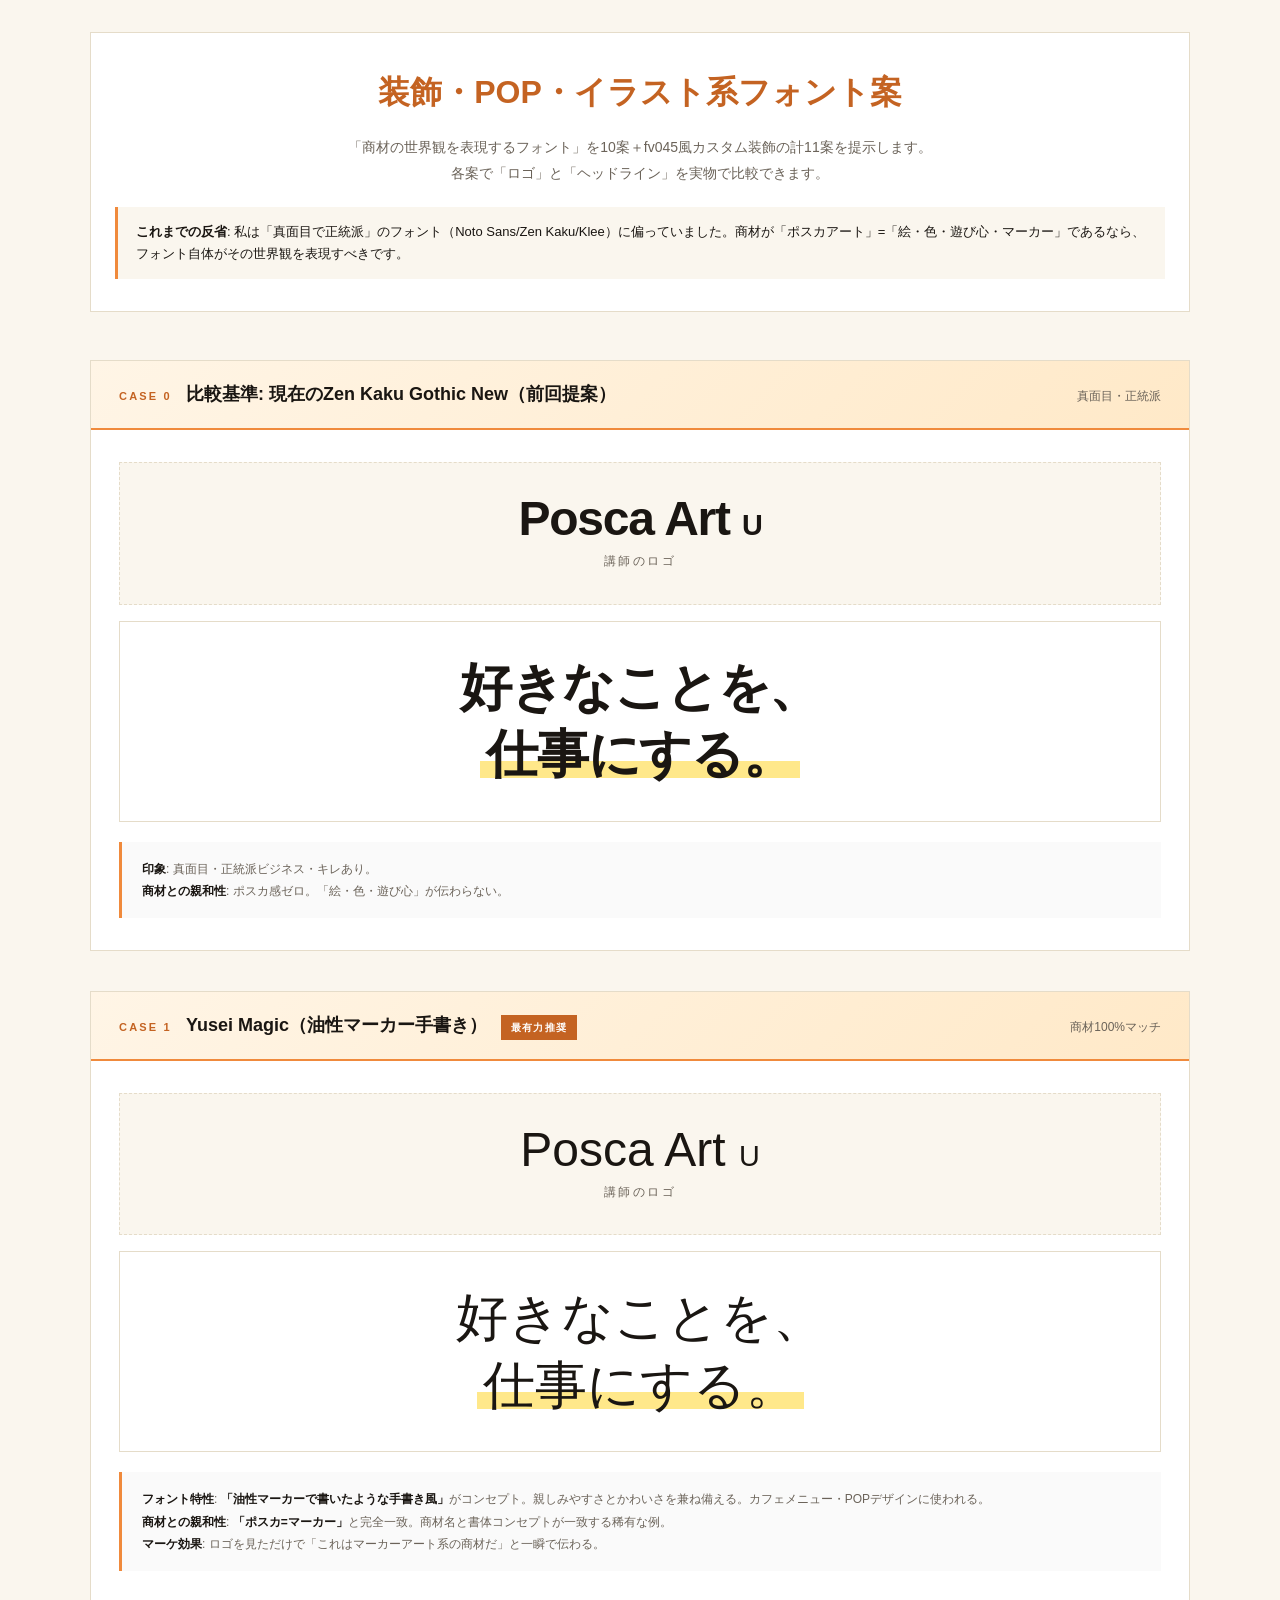
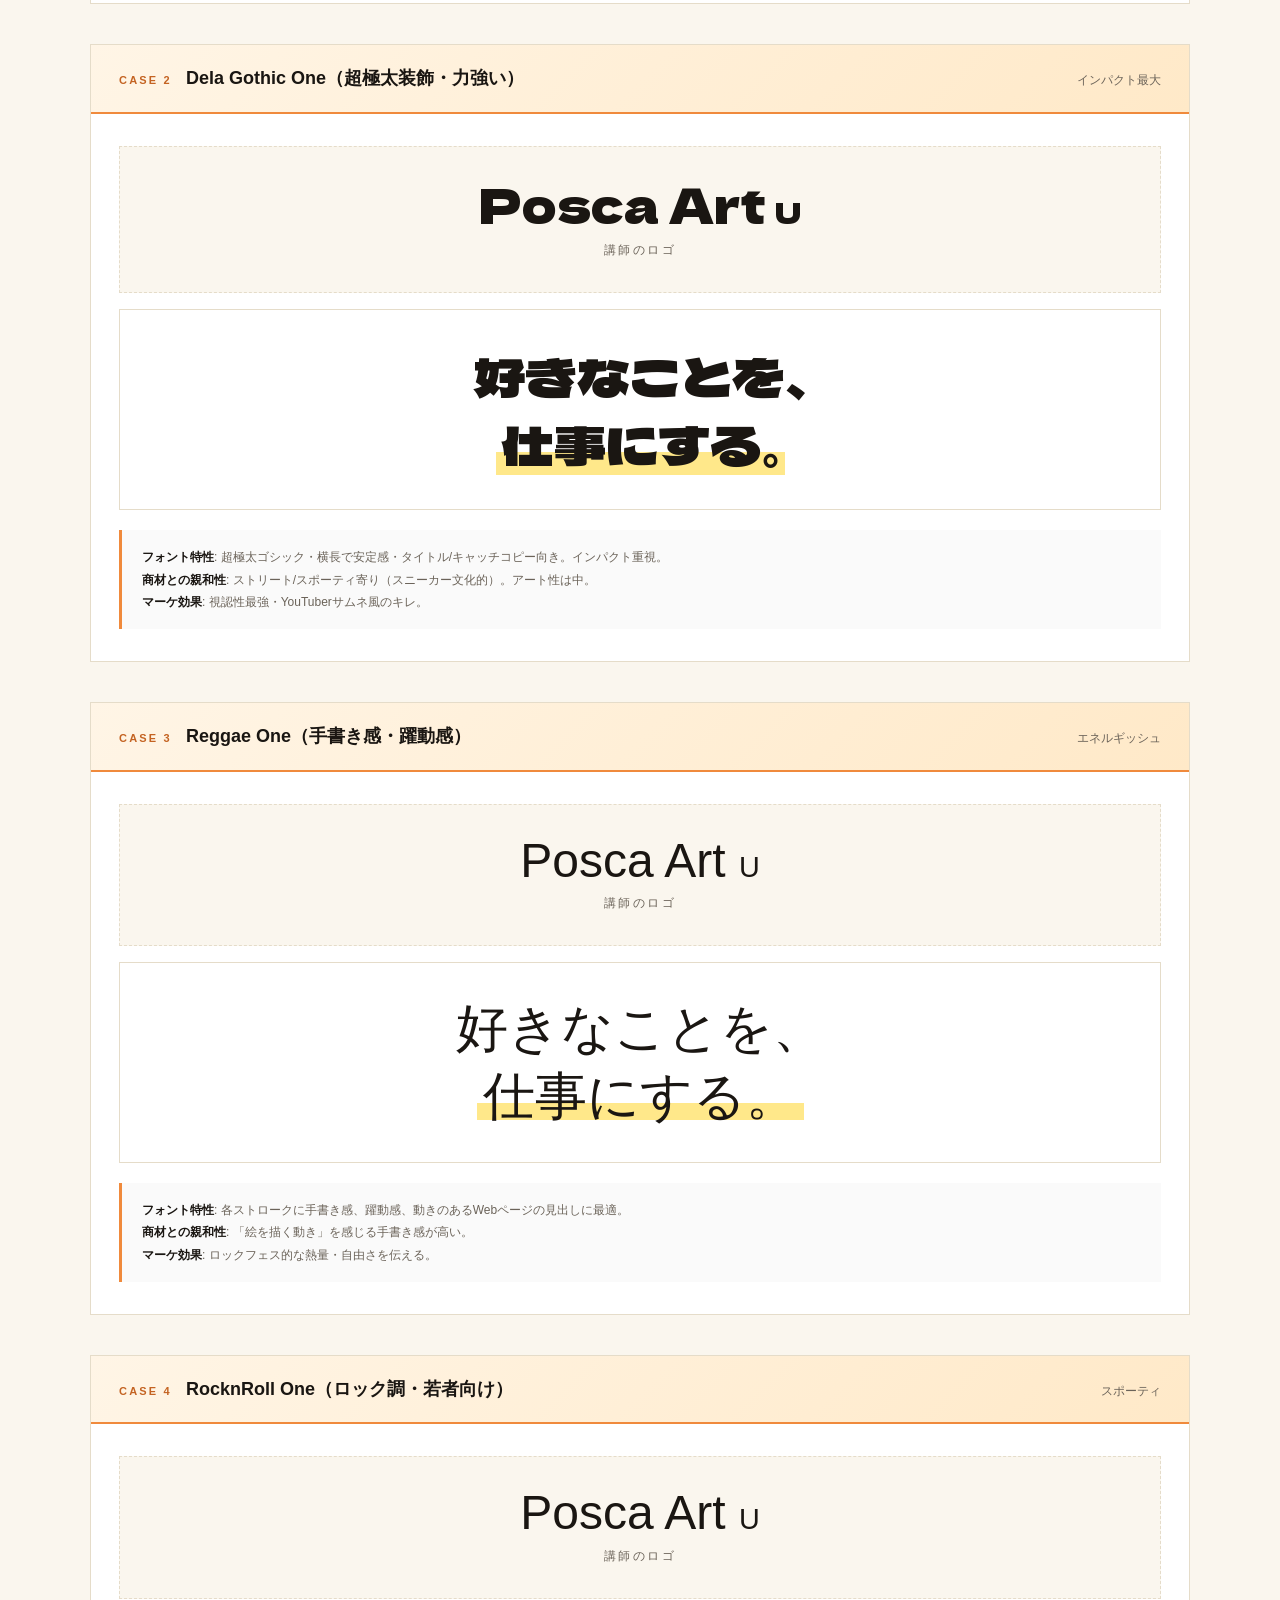
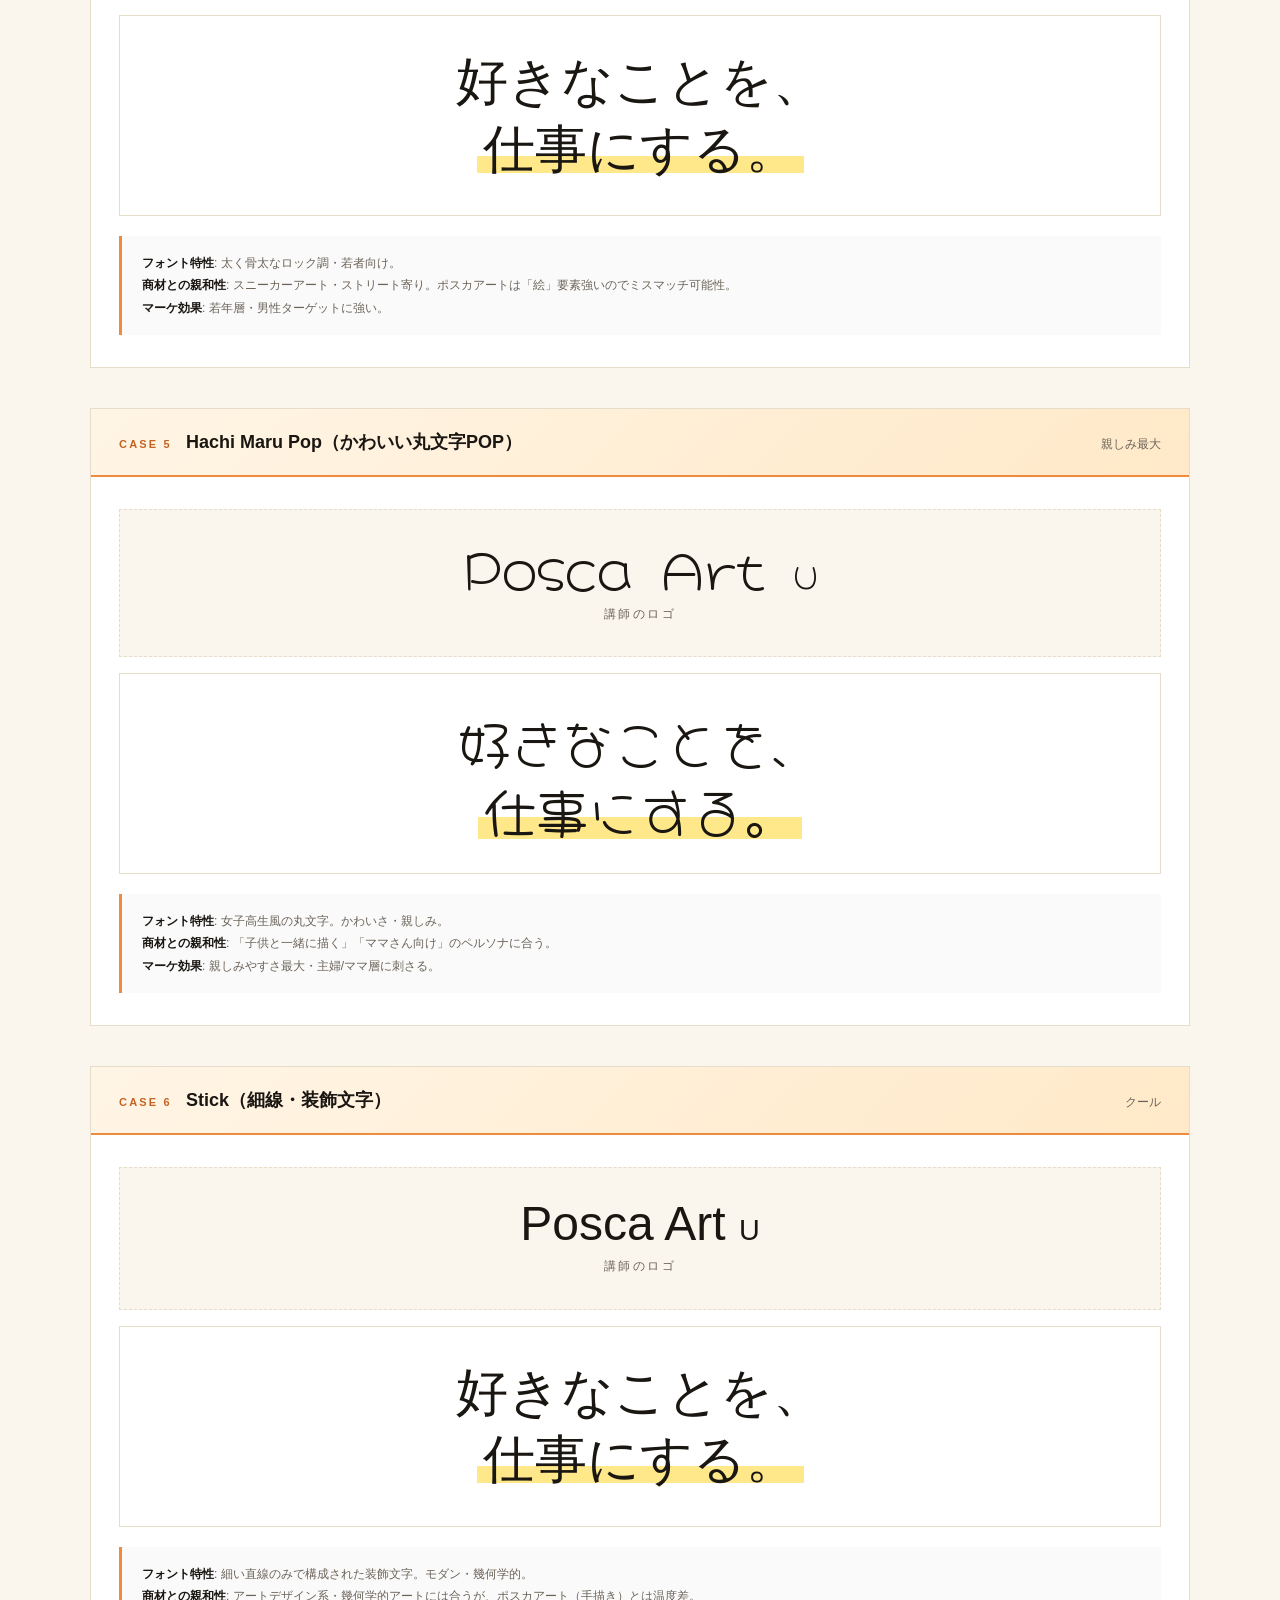
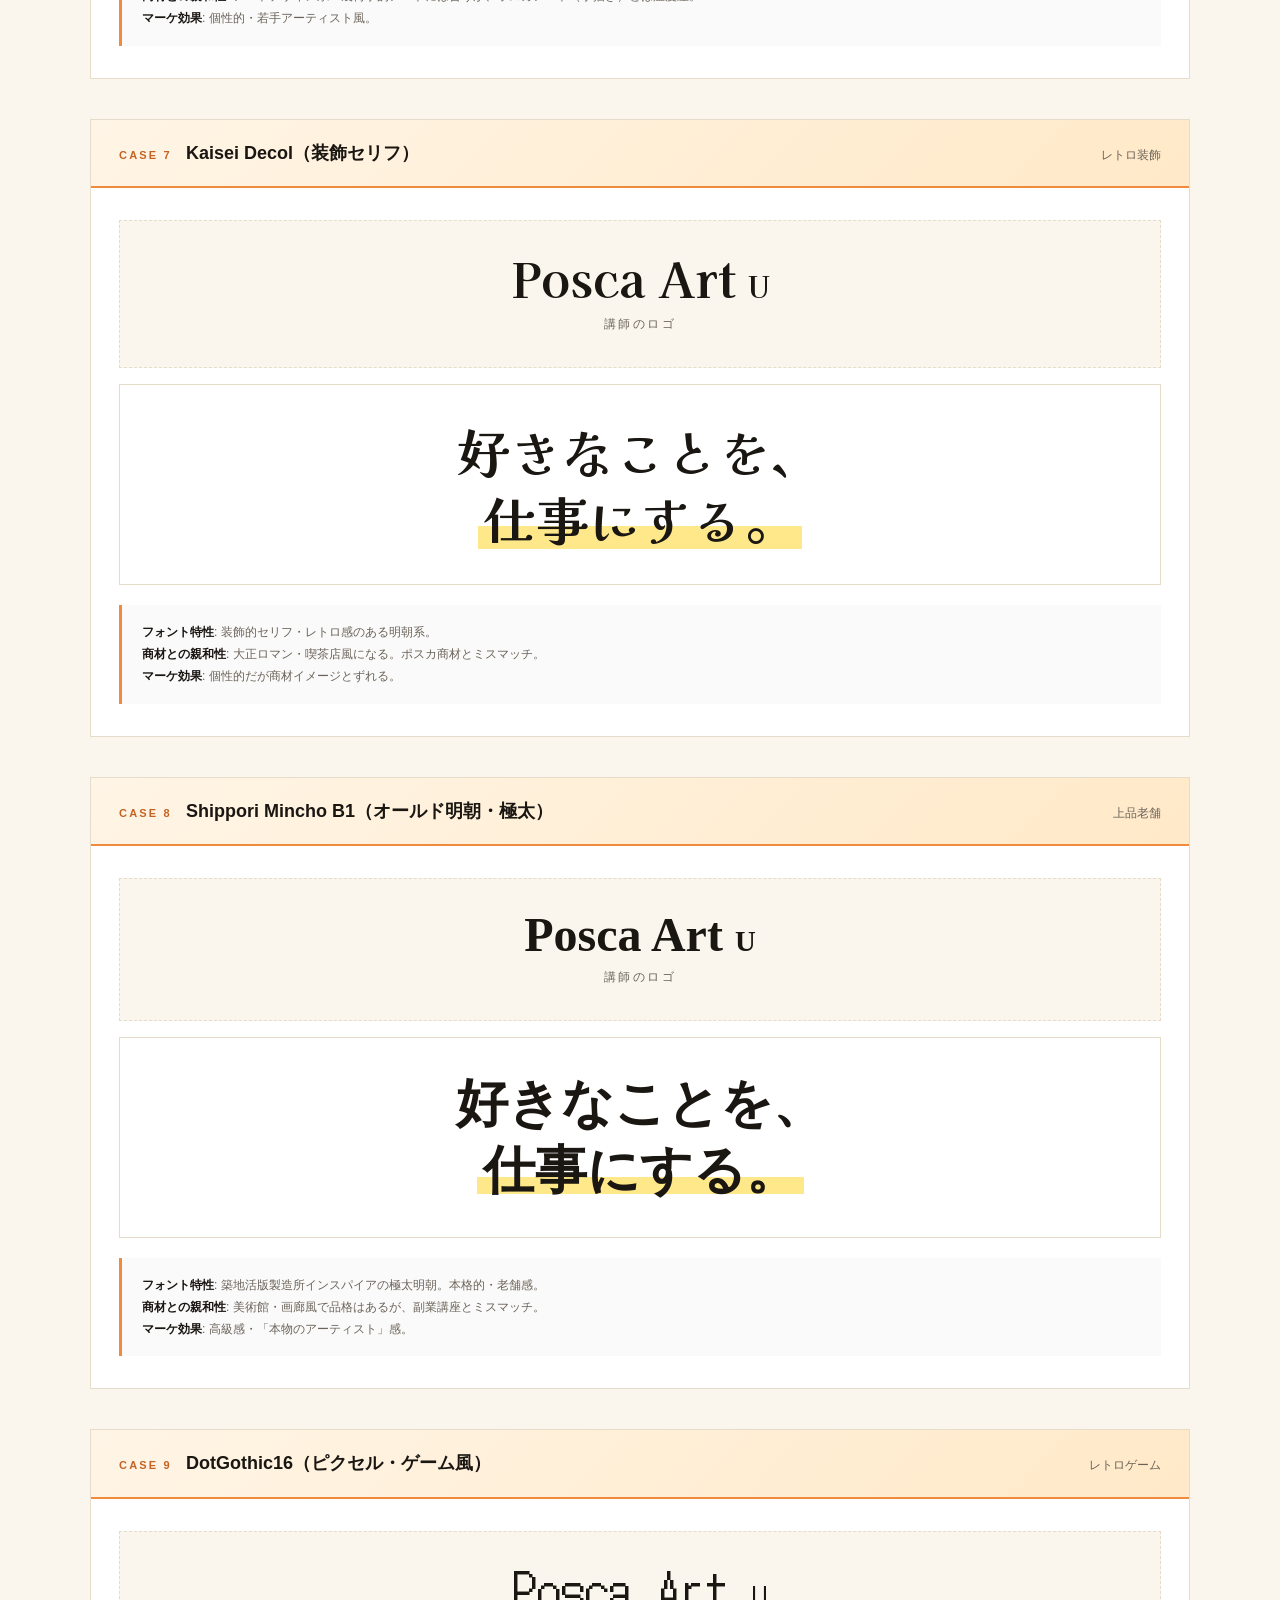
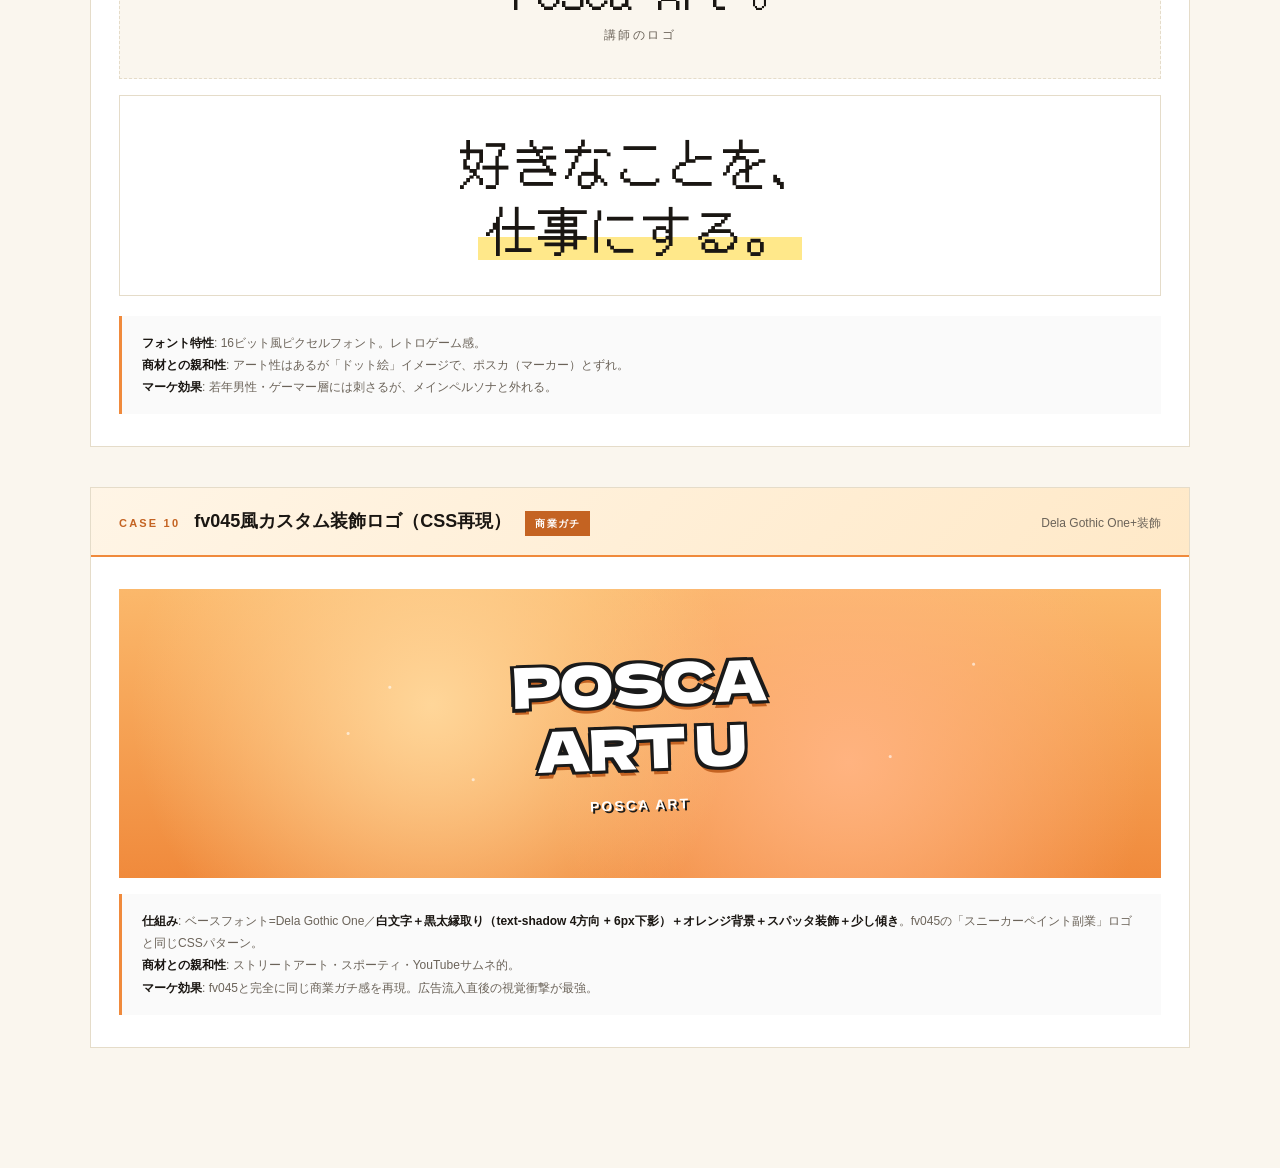
<file: font-decorative.html>
<!DOCTYPE html>
<html lang="ja">
<head>
<meta charset="UTF-8">
<meta name="viewport" content="width=device-width, initial-scale=1.0">
<title>装飾・POP・イラスト系フォント比較 ｜ ポスカアート講座LP</title>
<link rel="preconnect" href="https://fonts.googleapis.com">
<link rel="preconnect" href="https://fonts.gstatic.com" crossorigin>
<link href="https://fonts.googleapis.com/css2?family=Dela+Gothic+One&family=Reggae+One&family=Yusei+Magic&family=Hachi+Maru+Pop&family=RocknRoll+One&family=Train+One&family=Stick&family=DotGothic16&family=Yuji+Boku&family=Kaisei+Decol:wght@500;700&family=Shippori+Mincho+B1:wght@700;800&family=Noto+Sans+JP:wght@500;800&family=Zen+Kaku+Gothic+New:wght@900&display=swap" rel="stylesheet">
<style>
  * { margin: 0; padding: 0; box-sizing: border-box; }
  :root {
    --bg: #faf6ee;
    --ink: #1a1612;
    --ink-sub: #6b6359;
    --line: #e5dcc9;
    --orange: #f08a3c;
    --orange-light: #fbb86b;
    --orange-dark: #c46322;
    --black: #1a1a1a;
    --highlight: #ffe88a;
  }
  body {
    background: var(--bg);
    color: var(--ink);
    font-family: 'Noto Sans JP', sans-serif;
    line-height: 1.7;
    padding: 32px 16px 80px;
  }
  .container { max-width: 1100px; margin: 0 auto; }

  .page-header {
    text-align: center;
    margin-bottom: 48px;
    padding: 32px 24px;
    background: white;
    border: 1px solid var(--line);
  }
  .page-header h1 {
    font-family: 'Yusei Magic', sans-serif;
    font-size: 32px;
    margin-bottom: 16px;
    color: var(--orange-dark);
  }
  .page-header p {
    color: var(--ink-sub);
    font-size: 14px;
    line-height: 1.85;
  }
  .page-header .note {
    margin-top: 20px;
    padding: 14px 18px;
    background: var(--bg);
    font-size: 13px;
    color: var(--ink);
    border-left: 3px solid var(--orange);
    text-align: left;
  }

  /* 案 */
  .case {
    background: white;
    border: 1px solid var(--line);
    margin-bottom: 40px;
    overflow: hidden;
    padding-bottom: 24px;
  }
  .case-header {
    background: linear-gradient(135deg, #fff5e6, #ffe9c8);
    padding: 18px 28px;
    border-bottom: 2px solid var(--orange);
    display: flex;
    align-items: baseline;
    flex-wrap: wrap;
    gap: 14px;
  }
  .case-tag {
    font-family: 'Inter', sans-serif;
    font-size: 11px;
    font-weight: 900;
    letter-spacing: 0.2em;
    color: var(--orange-dark);
  }
  .case-title {
    font-size: 18px;
    font-weight: 800;
  }
  .case-recommend {
    background: var(--orange-dark);
    color: white;
    font-size: 10px;
    font-weight: 700;
    padding: 4px 10px;
    letter-spacing: 0.12em;
  }
  .case-meta {
    font-size: 12px;
    color: var(--ink-sub);
    margin-left: auto;
  }

  .case-body {
    padding: 32px 28px 8px;
  }

  /* ロゴサンプル */
  .logo-sample {
    text-align: center;
    padding: 32px 16px;
    background: var(--bg);
    margin-bottom: 16px;
    border: 1px dashed var(--line);
  }
  .logo-sample .logo {
    display: inline-block;
    font-size: 48px;
    line-height: 1;
  }
  .logo-sample .sub {
    display: block;
    margin-top: 8px;
    font-size: 12px;
    color: var(--ink-sub);
    letter-spacing: 0.2em;
  }

  /* ヘッドラインサンプル */
  .headline-sample {
    text-align: center;
    padding: 32px 16px;
    background: white;
    border: 1px solid var(--line);
    margin-bottom: 20px;
  }
  .headline-sample .h {
    font-size: 52px;
    line-height: 1.3;
  }
  .headline-sample .h .marker {
    background: linear-gradient(transparent 62%, var(--highlight) 62%, var(--highlight) 92%, transparent 92%);
    padding: 0 6px;
  }

  /* fv045風の装飾ロゴ（CSS再現） */
  .deco-logo-fv045 {
    text-align: center;
    padding: 60px 20px;
    background:
      radial-gradient(circle at 30% 40%, #ffd699 0%, transparent 40%),
      radial-gradient(circle at 70% 60%, #ffb380 0%, transparent 40%),
      linear-gradient(180deg, var(--orange-light), var(--orange));
    position: relative;
    overflow: hidden;
    margin-bottom: 16px;
  }
  .deco-logo-fv045::before {
    content: "";
    position: absolute;
    top: 10%; left: 10%; right: 10%; bottom: 10%;
    background: radial-gradient(circle at 20% 30%, white 1px, transparent 2px),
                radial-gradient(circle at 80% 60%, white 1px, transparent 2px),
                radial-gradient(circle at 50% 80%, white 1.5px, transparent 2.5px),
                radial-gradient(circle at 30% 70%, white 1px, transparent 2px),
                radial-gradient(circle at 90% 20%, white 1px, transparent 2px),
                radial-gradient(circle at 15% 50%, white 1px, transparent 2px);
    opacity: 0.6;
    pointer-events: none;
  }
  .deco-logo-fv045 .text {
    position: relative;
    font-family: 'Dela Gothic One', sans-serif;
    font-size: 56px;
    line-height: 1.15;
    color: white;
    text-shadow:
      -3px -3px 0 var(--black),
      3px -3px 0 var(--black),
      -3px 3px 0 var(--black),
      3px 3px 0 var(--black),
      0 6px 0 var(--orange-dark);
    transform: rotate(-2deg);
    letter-spacing: -0.02em;
  }
  .deco-logo-fv045 .sub {
    position: relative;
    margin-top: 16px;
    font-family: 'Inter', sans-serif;
    font-weight: 900;
    font-size: 14px;
    color: white;
    letter-spacing: 0.15em;
    text-shadow: 2px 2px 0 var(--black);
    display: inline-block;
    transform: rotate(-2deg);
  }

  /* 解説 */
  .explanation {
    padding: 16px 20px;
    background: #fafafa;
    border-left: 3px solid var(--orange);
    font-size: 12px;
    line-height: 1.85;
    color: var(--ink-sub);
  }
  .explanation strong { color: var(--ink); }

  /* 各案フォント割り当て */
  .case-yusei .logo, .case-yusei .h { font-family: 'Yusei Magic', sans-serif; }
  .case-dela .logo, .case-dela .h { font-family: 'Dela Gothic One', sans-serif; }
  .case-reggae .logo, .case-reggae .h { font-family: 'Reggae One', sans-serif; }
  .case-rocknroll .logo, .case-rocknroll .h { font-family: 'RocknRoll One', sans-serif; }
  .case-hachimaru .logo, .case-hachimaru .h { font-family: 'Hachi Maru Pop', sans-serif; }
  .case-train .logo, .case-train .h { font-family: 'Train One', sans-serif; }
  .case-stick .logo, .case-stick .h { font-family: 'Stick', sans-serif; }
  .case-kaisei .logo, .case-kaisei .h { font-family: 'Kaisei Decol', serif; font-weight: 700; }
  .case-shippori .logo, .case-shippori .h { font-family: 'Shippori Mincho B1', serif; font-weight: 800; }
  .case-dot .logo, .case-dot .h { font-family: 'DotGothic16', sans-serif; }
  .case-current .logo, .case-current .h { font-family: 'Zen Kaku Gothic New', sans-serif; font-weight: 900; letter-spacing: -0.025em; }

  /* "U" のサイズ調整 */
  .logo-sample .logo small { font-size: 0.6em; }
</style>
</head>
<body>
<div class="container">

  <div class="page-header">
    <h1>装飾・POP・イラスト系フォント案</h1>
    <p>
      「商材の世界観を表現するフォント」を10案＋fv045風カスタム装飾の計11案を提示します。<br>
      各案で「ロゴ」と「ヘッドライン」を実物で比較できます。
    </p>
    <div class="note">
      <strong>これまでの反省</strong>: 私は「真面目で正統派」のフォント（Noto Sans/Zen Kaku/Klee）に偏っていました。商材が「ポスカアート」=「絵・色・遊び心・マーカー」であるなら、フォント自体がその世界観を表現すべきです。
    </div>
  </div>

  <!-- ===== 0. 比較基準: 現在のZen Kaku Gothic New ===== -->
  <div class="case case-current">
    <div class="case-header">
      <span class="case-tag">CASE 0</span>
      <span class="case-title">比較基準: 現在のZen Kaku Gothic New（前回提案）</span>
      <span class="case-meta">真面目・正統派</span>
    </div>
    <div class="case-body">
      <div class="logo-sample">
        <span class="logo">Posca Art <small>U</small></span>
        <span class="sub">講師のロゴ</span>
      </div>
      <div class="headline-sample">
        <div class="h">好きなことを、<br><span class="marker">仕事にする。</span></div>
      </div>
      <div class="explanation">
        <strong>印象</strong>: 真面目・正統派ビジネス・キレあり。<br>
        <strong>商材との親和性</strong>: ポスカ感ゼロ。「絵・色・遊び心」が伝わらない。
      </div>
    </div>
  </div>

  <!-- ===== 推奨: Yusei Magic ===== -->
  <div class="case case-yusei">
    <div class="case-header">
      <span class="case-tag">CASE 1</span>
      <span class="case-title">Yusei Magic（油性マーカー手書き）</span>
      <span class="case-recommend">最有力推奨</span>
      <span class="case-meta">商材100%マッチ</span>
    </div>
    <div class="case-body">
      <div class="logo-sample">
        <span class="logo">Posca Art <small>U</small></span>
        <span class="sub">講師のロゴ</span>
      </div>
      <div class="headline-sample">
        <div class="h">好きなことを、<br><span class="marker">仕事にする。</span></div>
      </div>
      <div class="explanation">
        <strong>フォント特性</strong>: <strong>「油性マーカーで書いたような手書き風」</strong>がコンセプト。親しみやすさとかわいさを兼ね備える。カフェメニュー・POPデザインに使われる。<br>
        <strong>商材との親和性</strong>: <strong>「ポスカ=マーカー」</strong>と完全一致。商材名と書体コンセプトが一致する稀有な例。<br>
        <strong>マーケ効果</strong>: ロゴを見ただけで「これはマーカーアート系の商材だ」と一瞬で伝わる。
      </div>
    </div>
  </div>

  <!-- ===== Dela Gothic One ===== -->
  <div class="case case-dela">
    <div class="case-header">
      <span class="case-tag">CASE 2</span>
      <span class="case-title">Dela Gothic One（超極太装飾・力強い）</span>
      <span class="case-meta">インパクト最大</span>
    </div>
    <div class="case-body">
      <div class="logo-sample">
        <span class="logo">Posca Art <small>U</small></span>
        <span class="sub">講師のロゴ</span>
      </div>
      <div class="headline-sample">
        <div class="h">好きなことを、<br><span class="marker">仕事にする。</span></div>
      </div>
      <div class="explanation">
        <strong>フォント特性</strong>: 超極太ゴシック・横長で安定感・タイトル/キャッチコピー向き。インパクト重視。<br>
        <strong>商材との親和性</strong>: ストリート/スポーティ寄り（スニーカー文化的）。アート性は中。<br>
        <strong>マーケ効果</strong>: 視認性最強・YouTuberサムネ風のキレ。
      </div>
    </div>
  </div>

  <!-- ===== Reggae One ===== -->
  <div class="case case-reggae">
    <div class="case-header">
      <span class="case-tag">CASE 3</span>
      <span class="case-title">Reggae One（手書き感・躍動感）</span>
      <span class="case-meta">エネルギッシュ</span>
    </div>
    <div class="case-body">
      <div class="logo-sample">
        <span class="logo">Posca Art <small>U</small></span>
        <span class="sub">講師のロゴ</span>
      </div>
      <div class="headline-sample">
        <div class="h">好きなことを、<br><span class="marker">仕事にする。</span></div>
      </div>
      <div class="explanation">
        <strong>フォント特性</strong>: 各ストロークに手書き感、躍動感、動きのあるWebページの見出しに最適。<br>
        <strong>商材との親和性</strong>: 「絵を描く動き」を感じる手書き感が高い。<br>
        <strong>マーケ効果</strong>: ロックフェス的な熱量・自由さを伝える。
      </div>
    </div>
  </div>

  <!-- ===== RocknRoll One ===== -->
  <div class="case case-rocknroll">
    <div class="case-header">
      <span class="case-tag">CASE 4</span>
      <span class="case-title">RocknRoll One（ロック調・若者向け）</span>
      <span class="case-meta">スポーティ</span>
    </div>
    <div class="case-body">
      <div class="logo-sample">
        <span class="logo">Posca Art <small>U</small></span>
        <span class="sub">講師のロゴ</span>
      </div>
      <div class="headline-sample">
        <div class="h">好きなことを、<br><span class="marker">仕事にする。</span></div>
      </div>
      <div class="explanation">
        <strong>フォント特性</strong>: 太く骨太なロック調・若者向け。<br>
        <strong>商材との親和性</strong>: スニーカーアート・ストリート寄り。ポスカアートは「絵」要素強いのでミスマッチ可能性。<br>
        <strong>マーケ効果</strong>: 若年層・男性ターゲットに強い。
      </div>
    </div>
  </div>

  <!-- ===== Hachi Maru Pop ===== -->
  <div class="case case-hachimaru">
    <div class="case-header">
      <span class="case-tag">CASE 5</span>
      <span class="case-title">Hachi Maru Pop（かわいい丸文字POP）</span>
      <span class="case-meta">親しみ最大</span>
    </div>
    <div class="case-body">
      <div class="logo-sample">
        <span class="logo">Posca Art <small>U</small></span>
        <span class="sub">講師のロゴ</span>
      </div>
      <div class="headline-sample">
        <div class="h">好きなことを、<br><span class="marker">仕事にする。</span></div>
      </div>
      <div class="explanation">
        <strong>フォント特性</strong>: 女子高生風の丸文字。かわいさ・親しみ。<br>
        <strong>商材との親和性</strong>: 「子供と一緒に描く」「ママさん向け」のペルソナに合う。<br>
        <strong>マーケ効果</strong>: 親しみやすさ最大・主婦/ママ層に刺さる。
      </div>
    </div>
  </div>

  <!-- ===== Stick ===== -->
  <div class="case case-stick">
    <div class="case-header">
      <span class="case-tag">CASE 6</span>
      <span class="case-title">Stick（細線・装飾文字）</span>
      <span class="case-meta">クール</span>
    </div>
    <div class="case-body">
      <div class="logo-sample">
        <span class="logo">Posca Art <small>U</small></span>
        <span class="sub">講師のロゴ</span>
      </div>
      <div class="headline-sample">
        <div class="h">好きなことを、<br><span class="marker">仕事にする。</span></div>
      </div>
      <div class="explanation">
        <strong>フォント特性</strong>: 細い直線のみで構成された装飾文字。モダン・幾何学的。<br>
        <strong>商材との親和性</strong>: アートデザイン系・幾何学的アートには合うが、ポスカアート（手描き）とは温度差。<br>
        <strong>マーケ効果</strong>: 個性的・若手アーティスト風。
      </div>
    </div>
  </div>

  <!-- ===== Kaisei Decol ===== -->
  <div class="case case-kaisei">
    <div class="case-header">
      <span class="case-tag">CASE 7</span>
      <span class="case-title">Kaisei Decol（装飾セリフ）</span>
      <span class="case-meta">レトロ装飾</span>
    </div>
    <div class="case-body">
      <div class="logo-sample">
        <span class="logo">Posca Art <small>U</small></span>
        <span class="sub">講師のロゴ</span>
      </div>
      <div class="headline-sample">
        <div class="h">好きなことを、<br><span class="marker">仕事にする。</span></div>
      </div>
      <div class="explanation">
        <strong>フォント特性</strong>: 装飾的セリフ・レトロ感のある明朝系。<br>
        <strong>商材との親和性</strong>: 大正ロマン・喫茶店風になる。ポスカ商材とミスマッチ。<br>
        <strong>マーケ効果</strong>: 個性的だが商材イメージとずれる。
      </div>
    </div>
  </div>

  <!-- ===== Shippori Mincho B1 ===== -->
  <div class="case case-shippori">
    <div class="case-header">
      <span class="case-tag">CASE 8</span>
      <span class="case-title">Shippori Mincho B1（オールド明朝・極太）</span>
      <span class="case-meta">上品老舗</span>
    </div>
    <div class="case-body">
      <div class="logo-sample">
        <span class="logo">Posca Art <small>U</small></span>
        <span class="sub">講師のロゴ</span>
      </div>
      <div class="headline-sample">
        <div class="h">好きなことを、<br><span class="marker">仕事にする。</span></div>
      </div>
      <div class="explanation">
        <strong>フォント特性</strong>: 築地活版製造所インスパイアの極太明朝。本格的・老舗感。<br>
        <strong>商材との親和性</strong>: 美術館・画廊風で品格はあるが、副業講座とミスマッチ。<br>
        <strong>マーケ効果</strong>: 高級感・「本物のアーティスト」感。
      </div>
    </div>
  </div>

  <!-- ===== DotGothic16 ===== -->
  <div class="case case-dot">
    <div class="case-header">
      <span class="case-tag">CASE 9</span>
      <span class="case-title">DotGothic16（ピクセル・ゲーム風）</span>
      <span class="case-meta">レトロゲーム</span>
    </div>
    <div class="case-body">
      <div class="logo-sample">
        <span class="logo">Posca Art <small>U</small></span>
        <span class="sub">講師のロゴ</span>
      </div>
      <div class="headline-sample">
        <div class="h">好きなことを、<br><span class="marker">仕事にする。</span></div>
      </div>
      <div class="explanation">
        <strong>フォント特性</strong>: 16ビット風ピクセルフォント。レトロゲーム感。<br>
        <strong>商材との親和性</strong>: アート性はあるが「ドット絵」イメージで、ポスカ（マーカー）とずれ。<br>
        <strong>マーケ効果</strong>: 若年男性・ゲーマー層には刺さるが、メインペルソナと外れる。
      </div>
    </div>
  </div>

  <!-- ===== fv045 完全装飾再現 ===== -->
  <div class="case">
    <div class="case-header">
      <span class="case-tag">CASE 10</span>
      <span class="case-title">fv045風カスタム装飾ロゴ（CSS再現）</span>
      <span class="case-recommend">商業ガチ</span>
      <span class="case-meta">Dela Gothic One+装飾</span>
    </div>
    <div class="case-body">
      <div class="deco-logo-fv045">
        <div class="text">POSCA<br>ART U</div>
        <div class="sub">POSCA ART</div>
      </div>
      <div class="explanation">
        <strong>仕組み</strong>: ベースフォント=Dela Gothic One／<strong>白文字＋黒太縁取り（text-shadow 4方向 + 6px下影）＋オレンジ背景＋スパッタ装飾＋少し傾き</strong>。fv045の「スニーカーペイント副業」ロゴと同じCSSパターン。<br>
        <strong>商材との親和性</strong>: ストリートアート・スポーティ・YouTubeサムネ的。<br>
        <strong>マーケ効果</strong>: fv045と完全に同じ商業ガチ感を再現。広告流入直後の視覚衝撃が最強。
      </div>
    </div>
  </div>

</div>
</body>
</html>
</file>
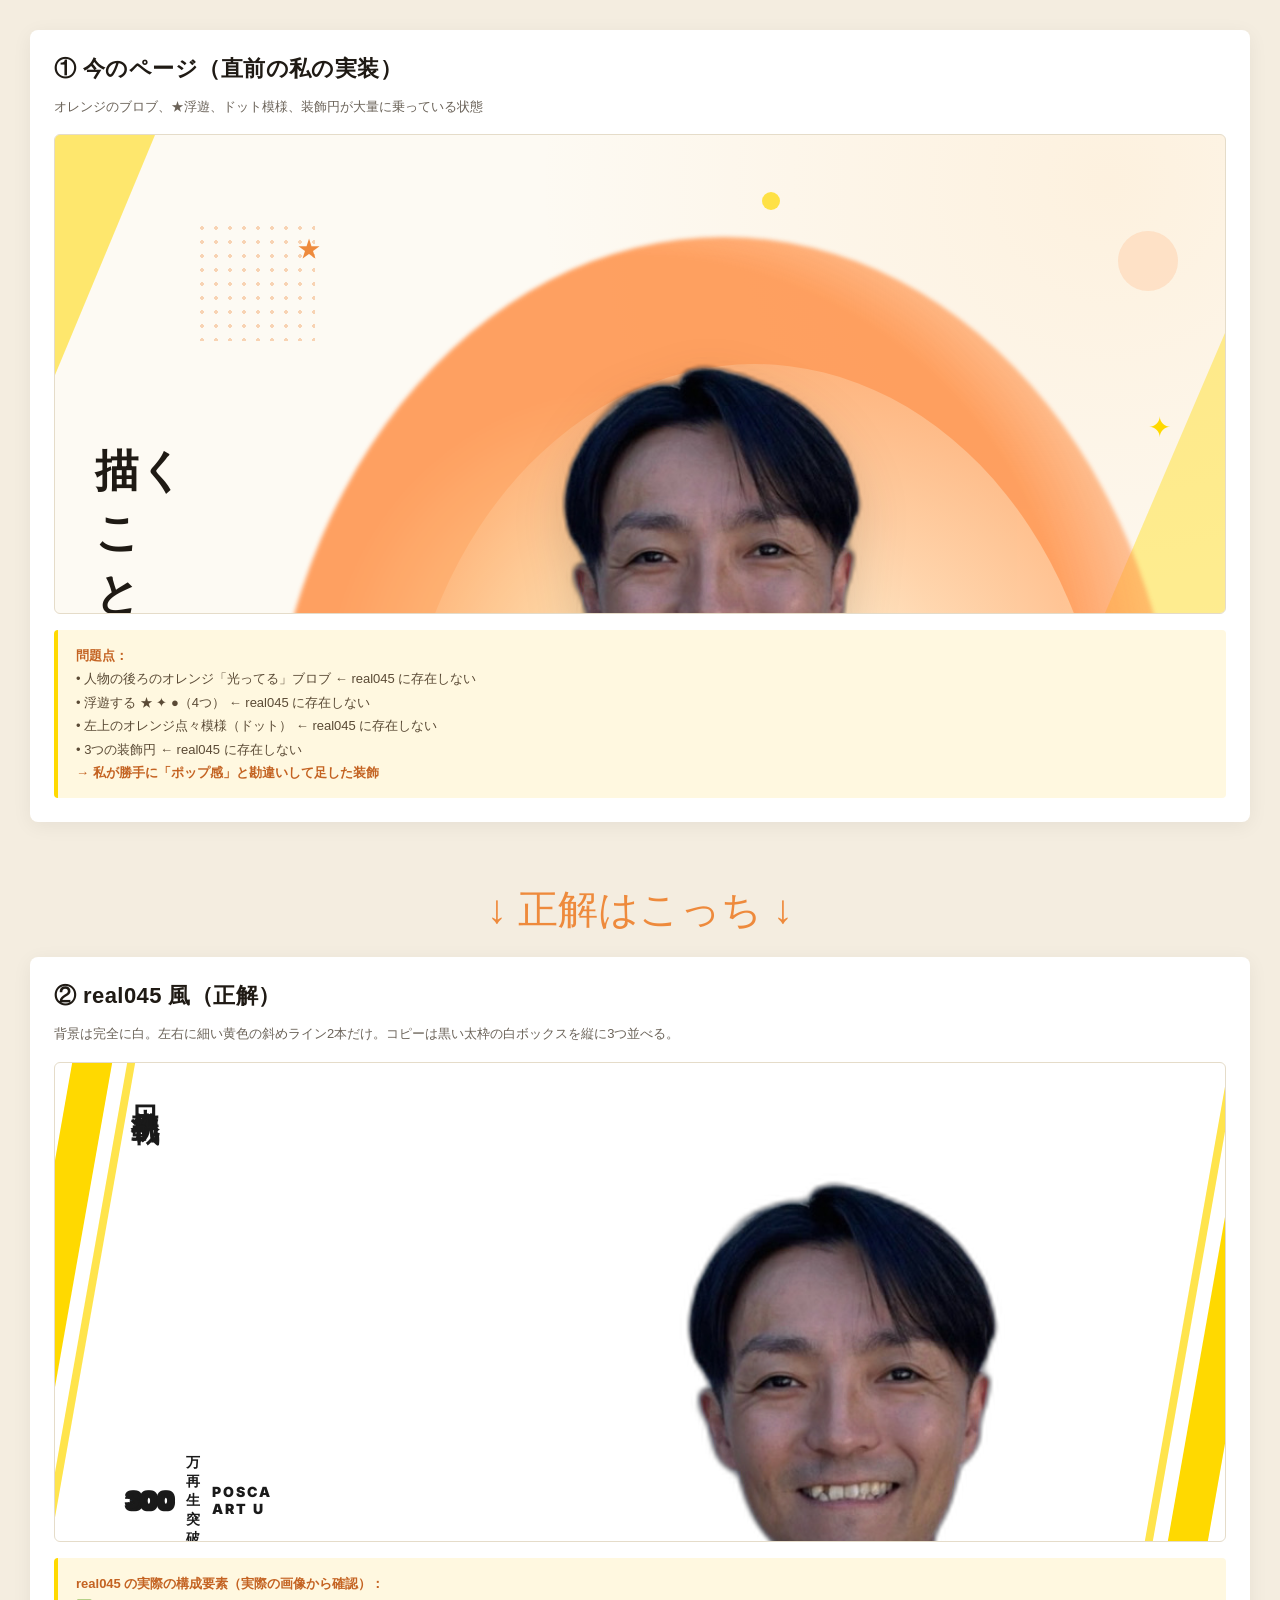
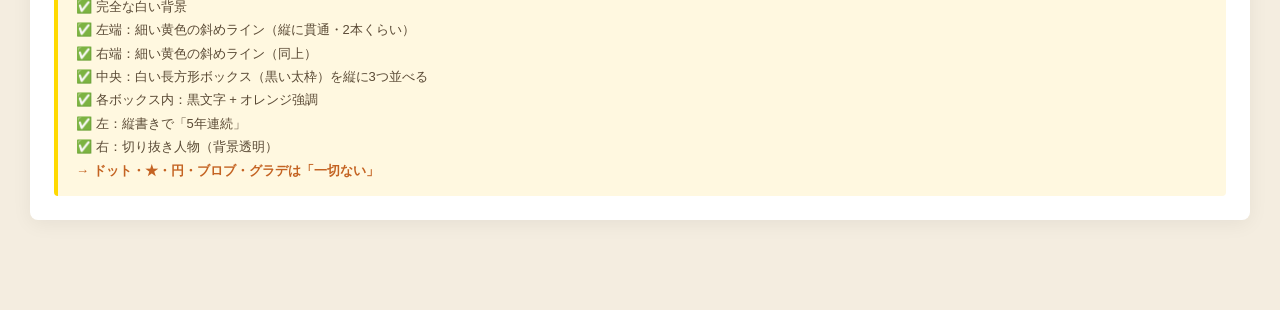
<file: hero-mockup.html>
<!DOCTYPE html>
<html lang="ja">
<head>
<meta charset="UTF-8">
<title>ヒーローモックアップ比較</title>
<link rel="preconnect" href="https://fonts.googleapis.com">
<link rel="preconnect" href="https://fonts.gstatic.com" crossorigin>
<link href="https://fonts.googleapis.com/css2?family=Inter:wght@400;700;900&family=Yusei+Magic&family=Noto+Sans+JP:wght@400;500;700;900&display=swap" rel="stylesheet">
<style>
  * { margin: 0; padding: 0; box-sizing: border-box; }
  body {
    font-family: 'Noto Sans JP', sans-serif;
    background: #f4ede0;
    padding: 30px;
  }
  h2 {
    font-family: 'Yusei Magic', sans-serif;
    font-size: 22px;
    margin-bottom: 12px;
    color: #1f1a14;
    letter-spacing: 0.02em;
  }
  .caption {
    font-size: 13px;
    color: #6b6359;
    margin-bottom: 16px;
    line-height: 1.7;
  }
  .mock-section {
    margin-bottom: 60px;
    background: white;
    padding: 24px;
    border-radius: 8px;
    box-shadow: 0 4px 20px rgba(0,0,0,0.06);
  }

  /* =============================
     比較①: 現状（ダメな方）
     ============================= */
  .now-hero {
    position: relative;
    width: 100%;
    height: 480px;
    background:
      radial-gradient(circle at 90% 10%, rgba(255, 200, 130, 0.18) 0%, transparent 50%),
      #fdfaf3;
    overflow: hidden;
    display: grid;
    grid-template-columns: 1.1fr 1fr;
    gap: 32px;
    align-items: center;
    padding: 0 40px;
    border-radius: 6px;
    border: 1px solid #e5dcc9;
  }
  .now-deco-dots {
    position: absolute;
    top: 18%; left: 12%;
    width: 120px; height: 120px;
    background-image: radial-gradient(circle, #ee8a3c 1.6px, transparent 2px);
    background-size: 14px 14px;
    opacity: 0.35;
  }
  .now-deco-tri-1 {
    position: absolute;
    top: 0; left: 0;
    width: 0; height: 0;
    border-top: 240px solid #ffd900;
    border-right: 100px solid transparent;
    opacity: 0.55;
  }
  .now-deco-tri-3 {
    position: absolute;
    bottom: 0; right: 0;
    width: 0; height: 0;
    border-bottom: 280px solid #ffd900;
    border-left: 120px solid transparent;
    opacity: 0.4;
  }
  .now-circle-1 {
    position: absolute;
    top: 20%; right: 4%;
    width: 60px; height: 60px;
    background: #ff9148;
    opacity: 0.18;
    border-radius: 50%;
  }
  .now-circle-2 {
    position: absolute;
    top: 70%; left: 50%;
    width: 30px; height: 30px;
    background: #06c755;
    opacity: 0.3;
    border-radius: 50%;
  }
  .now-circle-3 {
    position: absolute;
    top: 12%; right: 38%;
    width: 18px; height: 18px;
    background: #ffd900;
    opacity: 0.7;
    border-radius: 50%;
  }
  .now-text {
    position: relative;
    z-index: 1;
  }
  .now-text h1 {
    font-family: 'Yusei Magic', sans-serif;
    font-size: 44px;
    line-height: 1.4;
    margin-bottom: 16px;
    color: #1f1a14;
  }
  .now-text h1 .em {
    position: relative;
    display: inline-block;
    z-index: 0;
  }
  .now-text h1 .em::after {
    content: "";
    position: absolute;
    left: -2%; bottom: 0;
    width: 104%; height: 30%;
    background: #ffe9a0;
    z-index: -1;
  }
  .now-text p {
    font-size: 12px;
    color: #6b6359;
    line-height: 1.8;
  }
  .now-visual {
    position: relative;
    width: 100%;
    aspect-ratio: 4/5;
    display: flex;
    align-items: flex-end;
    justify-content: center;
    z-index: 2;
  }
  .now-blob {
    position: absolute;
    top: 8%; left: 5%;
    width: 90%; height: 90%;
    background: radial-gradient(circle at 40% 40%, #ffd089 0%, #ff9148 35%, #ff9148 50%, transparent 75%);
    border-radius: 50%;
    filter: blur(2px);
    opacity: 0.85;
    z-index: 0;
  }
  .now-blob-2 {
    position: absolute;
    top: 18%; left: 18%;
    width: 70%; height: 70%;
    background: radial-gradient(circle at 60% 40%, #fff0d4 0%, transparent 70%);
    border-radius: 50%;
    z-index: 1;
  }
  .now-portrait {
    position: relative;
    z-index: 3;
    height: 100%;
    width: auto;
    object-fit: contain;
    object-position: bottom;
    filter: drop-shadow(0 18px 24px rgba(60,40,20,0.18));
  }
  .now-star {
    position: absolute;
    z-index: 4;
    line-height: 1;
  }
  .now-s1 { top: 8%; left: 8%; color: #ee8a3c; font-size: 24px; }
  .now-s2 { top: 22%; right: 6%; color: #ffd900; font-size: 28px; }
  .now-s3 { top: 55%; left: 2%; color: #06c755; font-size: 16px; }
  .now-s4 { top: 70%; right: 10%; color: #c46322; font-size: 18px; }

  /* =============================
     比較②: real045 風（正解）
     ============================= */
  .real-hero {
    position: relative;
    width: 100%;
    height: 480px;
    background: #ffffff;
    overflow: hidden;
    display: grid;
    grid-template-columns: 1.2fr 1fr;
    gap: 24px;
    align-items: center;
    padding: 0 40px;
    border-radius: 6px;
    border: 1px solid #e5dcc9;
  }
  /* 左端の斜めライン2本 */
  .real-line-left-1 {
    position: absolute;
    top: 0; bottom: 0; left: 0;
    width: 40px;
    background: #ffd900;
    transform: skewX(-10deg) translateX(-25px);
    z-index: 0;
  }
  .real-line-left-2 {
    position: absolute;
    top: 0; bottom: 0; left: 30px;
    width: 8px;
    background: #ffd900;
    transform: skewX(-10deg);
    opacity: 0.7;
    z-index: 0;
  }
  /* 右端の斜めライン2本 */
  .real-line-right-1 {
    position: absolute;
    top: 0; bottom: 0; right: 0;
    width: 40px;
    background: #ffd900;
    transform: skewX(-10deg) translateX(25px);
    z-index: 0;
  }
  .real-line-right-2 {
    position: absolute;
    top: 0; bottom: 0; right: 30px;
    width: 8px;
    background: #ffd900;
    transform: skewX(-10deg);
    opacity: 0.7;
    z-index: 0;
  }
  .real-text {
    position: relative;
    z-index: 1;
    padding-left: 30px;
  }
  /* 上のラベル: 月収300万以上 SNEAKERS PAINT 風 */
  .real-toplabel {
    display: flex;
    align-items: center;
    gap: 12px;
    margin-bottom: 12px;
    font-family: 'Inter', sans-serif;
  }
  .real-toplabel .badge-num {
    font-size: 24px;
    font-weight: 900;
    color: transparent;
    background: linear-gradient(180deg, #4fb3e5 0%, #2a72a8 100%);
    -webkit-background-clip: text;
    background-clip: text;
    text-shadow:
      -1.5px -1.5px 0 #1a1a1a,
      1.5px -1.5px 0 #1a1a1a,
      -1.5px 1.5px 0 #1a1a1a,
      1.5px 1.5px 0 #1a1a1a;
    letter-spacing: -0.02em;
  }
  .real-toplabel .label-small {
    font-size: 14px;
    font-weight: 700;
    color: #1a1a1a;
    letter-spacing: 0.02em;
  }
  .real-toplabel .label-en {
    font-size: 14px;
    font-weight: 900;
    color: #1a1a1a;
    letter-spacing: 0.15em;
    margin-left: auto;
  }
  /* 3行の白枠ボックス（real045の心臓部） */
  .real-box-row {
    background: #ffffff;
    border: 2.5px solid #1a1a1a;
    padding: 6px 14px;
    margin-bottom: 6px;
    font-family: 'Noto Sans JP', sans-serif;
    font-weight: 900;
    font-size: 22px;
    color: #1a1a1a;
    letter-spacing: 0.02em;
    line-height: 1.4;
  }
  .real-box-row .orange {
    color: #ee8a3c;
  }
  /* 縦書きの「5年連続」 */
  .real-side {
    position: absolute;
    top: 20px;
    left: 70px;
    font-family: 'Noto Sans JP', sans-serif;
    font-weight: 900;
    font-size: 28px;
    color: #1a1a1a;
    writing-mode: vertical-rl;
    letter-spacing: 0.1em;
    z-index: 2;
  }
  /* 右側の人物 */
  .real-visual {
    position: relative;
    width: 100%;
    height: 100%;
    z-index: 1;
    display: flex;
    align-items: flex-end;
    justify-content: center;
  }
  .real-portrait {
    height: 110%;
    width: auto;
    object-fit: contain;
    object-position: bottom;
  }

  /* 注釈 */
  .note {
    background: #fff8e0;
    border-left: 4px solid #ffd900;
    padding: 14px 18px;
    margin-top: 16px;
    font-size: 13px;
    color: #5a4a35;
    line-height: 1.8;
    border-radius: 4px;
  }
  .note strong { color: #c46322; }
  .compare-arrow {
    text-align: center;
    font-size: 40px;
    color: #ee8a3c;
    margin: 20px 0;
  }
</style>
</head>
<body>

  <div class="mock-section">
    <h2>① 今のページ（直前の私の実装）</h2>
    <p class="caption">オレンジのブロブ、★浮遊、ドット模様、装飾円が大量に乗っている状態</p>

    <div class="now-hero">
      <span class="now-deco-tri-1"></span>
      <span class="now-deco-tri-3"></span>
      <span class="now-deco-dots"></span>
      <span class="now-circle-1"></span>
      <span class="now-circle-2"></span>
      <span class="now-circle-3"></span>

      <div class="now-text">
        <h1>描くことで、<br><span class="em">生きていく。</span></h1>
        <p>紙とポスカと、スマホ一台で。<br>言葉を使わず、世界とつながる<br>新しい働き方を、お伝えしています。</p>
      </div>
      <div class="now-visual">
        <div class="now-blob"></div>
        <div class="now-blob-2"></div>
        <img src="images/portrait-transparent.png" alt="" class="now-portrait">
        <span class="now-star now-s1">★</span>
        <span class="now-star now-s2">✦</span>
        <span class="now-star now-s3">●</span>
        <span class="now-star now-s4">★</span>
      </div>
    </div>

    <div class="note">
      <strong>問題点：</strong><br>
      • 人物の後ろのオレンジ「光ってる」ブロブ ← real045 に存在しない<br>
      • 浮遊する ★ ✦ ●（4つ） ← real045 に存在しない<br>
      • 左上のオレンジ点々模様（ドット） ← real045 に存在しない<br>
      • 3つの装飾円 ← real045 に存在しない<br>
      <strong>→ 私が勝手に「ポップ感」と勘違いして足した装飾</strong>
    </div>
  </div>

  <div class="compare-arrow">↓ 正解はこっち ↓</div>

  <div class="mock-section">
    <h2>② real045 風（正解）</h2>
    <p class="caption">背景は完全に白。左右に細い黄色の斜めライン2本だけ。コピーは黒い太枠の白ボックスを縦に3つ並べる。</p>

    <div class="real-hero">
      <!-- 左端の黄色斜めライン -->
      <span class="real-line-left-1"></span>
      <span class="real-line-left-2"></span>
      <!-- 右端の黄色斜めライン -->
      <span class="real-line-right-1"></span>
      <span class="real-line-right-2"></span>

      <!-- 縦書きの「5年連続」風 -->
      <div class="real-side">日本初挑戦</div>

      <div class="real-text">
        <div class="real-toplabel">
          <span class="badge-num">300</span>
          <span class="label-small">万再生 突破</span>
          <span class="label-en">POSCA ART U</span>
        </div>

        <div class="real-box-row">
          <span class="orange">日本初</span> 楽しみながら稼げる
        </div>
        <div class="real-box-row">
          <span class="orange">ポスカアート</span> という
        </div>
        <div class="real-box-row">
          <span class="orange">働き方</span> を発信中
        </div>
      </div>

      <div class="real-visual">
        <img src="images/portrait-transparent.png" alt="" class="real-portrait">
      </div>
    </div>

    <div class="note">
      <strong>real045 の実際の構成要素（実際の画像から確認）：</strong><br>
      ✅ 完全な白い背景<br>
      ✅ 左端：細い黄色の斜めライン（縦に貫通・2本くらい）<br>
      ✅ 右端：細い黄色の斜めライン（同上）<br>
      ✅ 中央：白い長方形ボックス（黒い太枠）を縦に3つ並べる<br>
      ✅ 各ボックス内：黒文字 + オレンジ強調<br>
      ✅ 左：縦書きで「5年連続」<br>
      ✅ 右：切り抜き人物（背景透明）<br>
      <strong>→ ドット・★・円・ブロブ・グラデは「一切ない」</strong>
    </div>
  </div>

</body>
</html>
</file>
